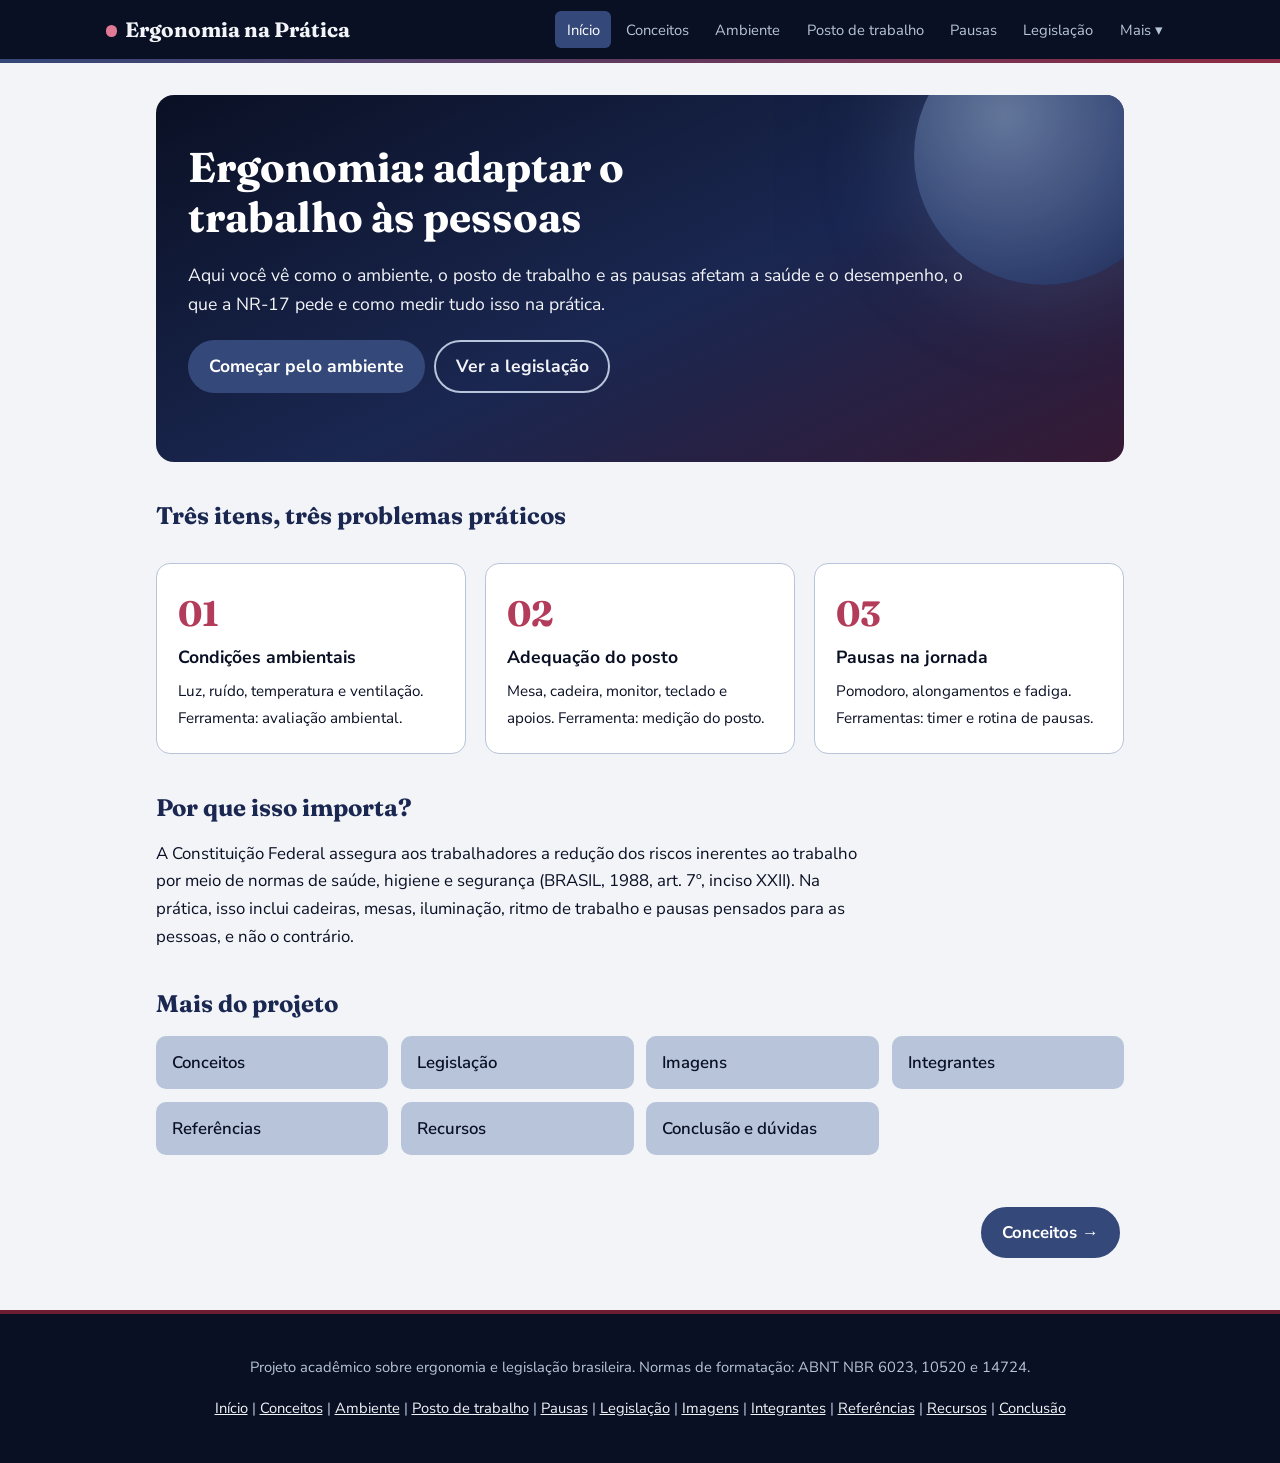
<file: ergonomianapraticaprojeto/ergonomia-site/index.html>
<!DOCTYPE html>
<html lang="pt-BR">
<head>
  <meta charset="UTF-8">
  <meta name="viewport" content="width=device-width, initial-scale=1">
  <meta name="description" content="Site acadêmico sobre ergonomia: ambiente, posto de trabalho, pausas e NR-17.">
  <title>Início | Ergonomia na Prática</title>
  <link rel="preconnect" href="https://fonts.googleapis.com">
  <link rel="preconnect" href="https://fonts.gstatic.com" crossorigin>
  <link rel="stylesheet" href="https://fonts.googleapis.com/css2?family=Fraunces:opsz,wght@9..144,600;9..144,700&family=Nunito+Sans:wght@400;600;700&display=swap">
  <link rel="stylesheet" href="css/style.css">
</head>
<body>
  <a class="pular" href="#conteudo">Ir para o conteúdo</a>
  <header class="topo">
    <div class="topo-interno">
      <a class="logo" href="index.html">Ergonomia na Prática</a>
      <button id="btn-menu" class="btn-menu" type="button" aria-expanded="false" aria-controls="menu">Menu</button>
      <nav id="menu" class="menu" aria-label="Menu principal">
        <ul>
<li><a href="index.html" class="ativo" aria-current="page">Início</a></li>
<li><a href="paginas/conceitos.html">Conceitos</a></li>
<li><a href="paginas/ambiente.html">Ambiente</a></li>
<li><a href="paginas/posto.html">Posto de trabalho</a></li>
<li><a href="paginas/pausas.html">Pausas</a></li>
<li><a href="paginas/legislacao.html">Legislação</a></li>
<li class="submenu-item"><button id="btn-mais" class="btn-mais" type="button" aria-expanded="false" aria-controls="submenu">Mais ▾</button>
<ul id="submenu" class="submenu">
<li><a href="paginas/imagens.html">Imagens</a></li>
<li><a href="paginas/integrantes.html">Integrantes</a></li>
<li><a href="paginas/referencias.html">Referências</a></li>
<li><a href="paginas/recursos.html">Recursos</a></li>
<li><a href="paginas/conclusao.html">Conclusão</a></li>
</ul></li>
        </ul>
      </nav>
    </div>
  </header>

  <main id="conteudo" class="conteudo">

    <section class="hero">
      <h1>Ergonomia: adaptar o trabalho às pessoas</h1>
      <p>Aqui você vê como o ambiente, o posto de trabalho e as pausas afetam a saúde e o desempenho, o que a NR-17 pede e como medir tudo isso na prática.</p>
      <p>
        <a class="botao" href="paginas/ambiente.html">Começar pelo ambiente</a>
        <a class="botao botao-claro" href="paginas/legislacao.html">Ver a legislação</a>
      </p>
    </section>

    <section>
      <h2>Três itens, três problemas práticos</h2>
      <ul class="itens">
        <li><a href="paginas/ambiente.html"><span class="n">01</span><strong>Condições ambientais</strong><span class="t">Luz, ruído, temperatura e ventilação. Ferramenta: avaliação ambiental.</span></a></li>
        <li><a href="paginas/posto.html"><span class="n">02</span><strong>Adequação do posto</strong><span class="t">Mesa, cadeira, monitor, teclado e apoios. Ferramenta: medição do posto.</span></a></li>
        <li><a href="paginas/pausas.html"><span class="n">03</span><strong>Pausas na jornada</strong><span class="t">Pomodoro, alongamentos e fadiga. Ferramentas: timer e rotina de pausas.</span></a></li>
      </ul>
    </section>

    <section>
      <h2>Por que isso importa?</h2>
      <p>A Constituição Federal assegura aos trabalhadores a redução dos riscos inerentes ao trabalho por meio de normas de saúde, higiene e segurança (BRASIL, 1988, art. 7º, inciso XXII). Na prática, isso inclui cadeiras, mesas, iluminação, ritmo de trabalho e pausas pensados para as pessoas, e não o contrário.</p>
    </section>

    <section>
      <h2>Mais do projeto</h2>
      <ul class="grade-links">
        <li><a href="paginas/conceitos.html">Conceitos</a></li>
        <li><a href="paginas/legislacao.html">Legislação</a></li>
        <li><a href="paginas/imagens.html">Imagens</a></li>
        <li><a href="paginas/integrantes.html">Integrantes</a></li>
        <li><a href="paginas/referencias.html">Referências</a></li>
        <li><a href="paginas/recursos.html">Recursos</a></li>
        <li><a href="paginas/conclusao.html">Conclusão e dúvidas</a></li>
      </ul>
    </section>

    <div class="pagina-nav"><span></span><a class="botao" href="paginas/conceitos.html">Conceitos →</a></div>
  </main>

  <footer class="rodape">
    <p>Projeto acadêmico sobre ergonomia e legislação brasileira. Normas de formatação: ABNT NBR 6023, 10520 e 14724.</p>
    <p class="rodape-links"><a href="index.html">Início</a> | <a href="paginas/conceitos.html">Conceitos</a> | <a href="paginas/ambiente.html">Ambiente</a> | <a href="paginas/posto.html">Posto de trabalho</a> | <a href="paginas/pausas.html">Pausas</a> | <a href="paginas/legislacao.html">Legislação</a> | <a href="paginas/imagens.html">Imagens</a> | <a href="paginas/integrantes.html">Integrantes</a> | <a href="paginas/referencias.html">Referências</a> | <a href="paginas/recursos.html">Recursos</a> | <a href="paginas/conclusao.html">Conclusão</a></p>
  </footer>
  <script src="js/script.js"></script>
</body>
</html>
</file>
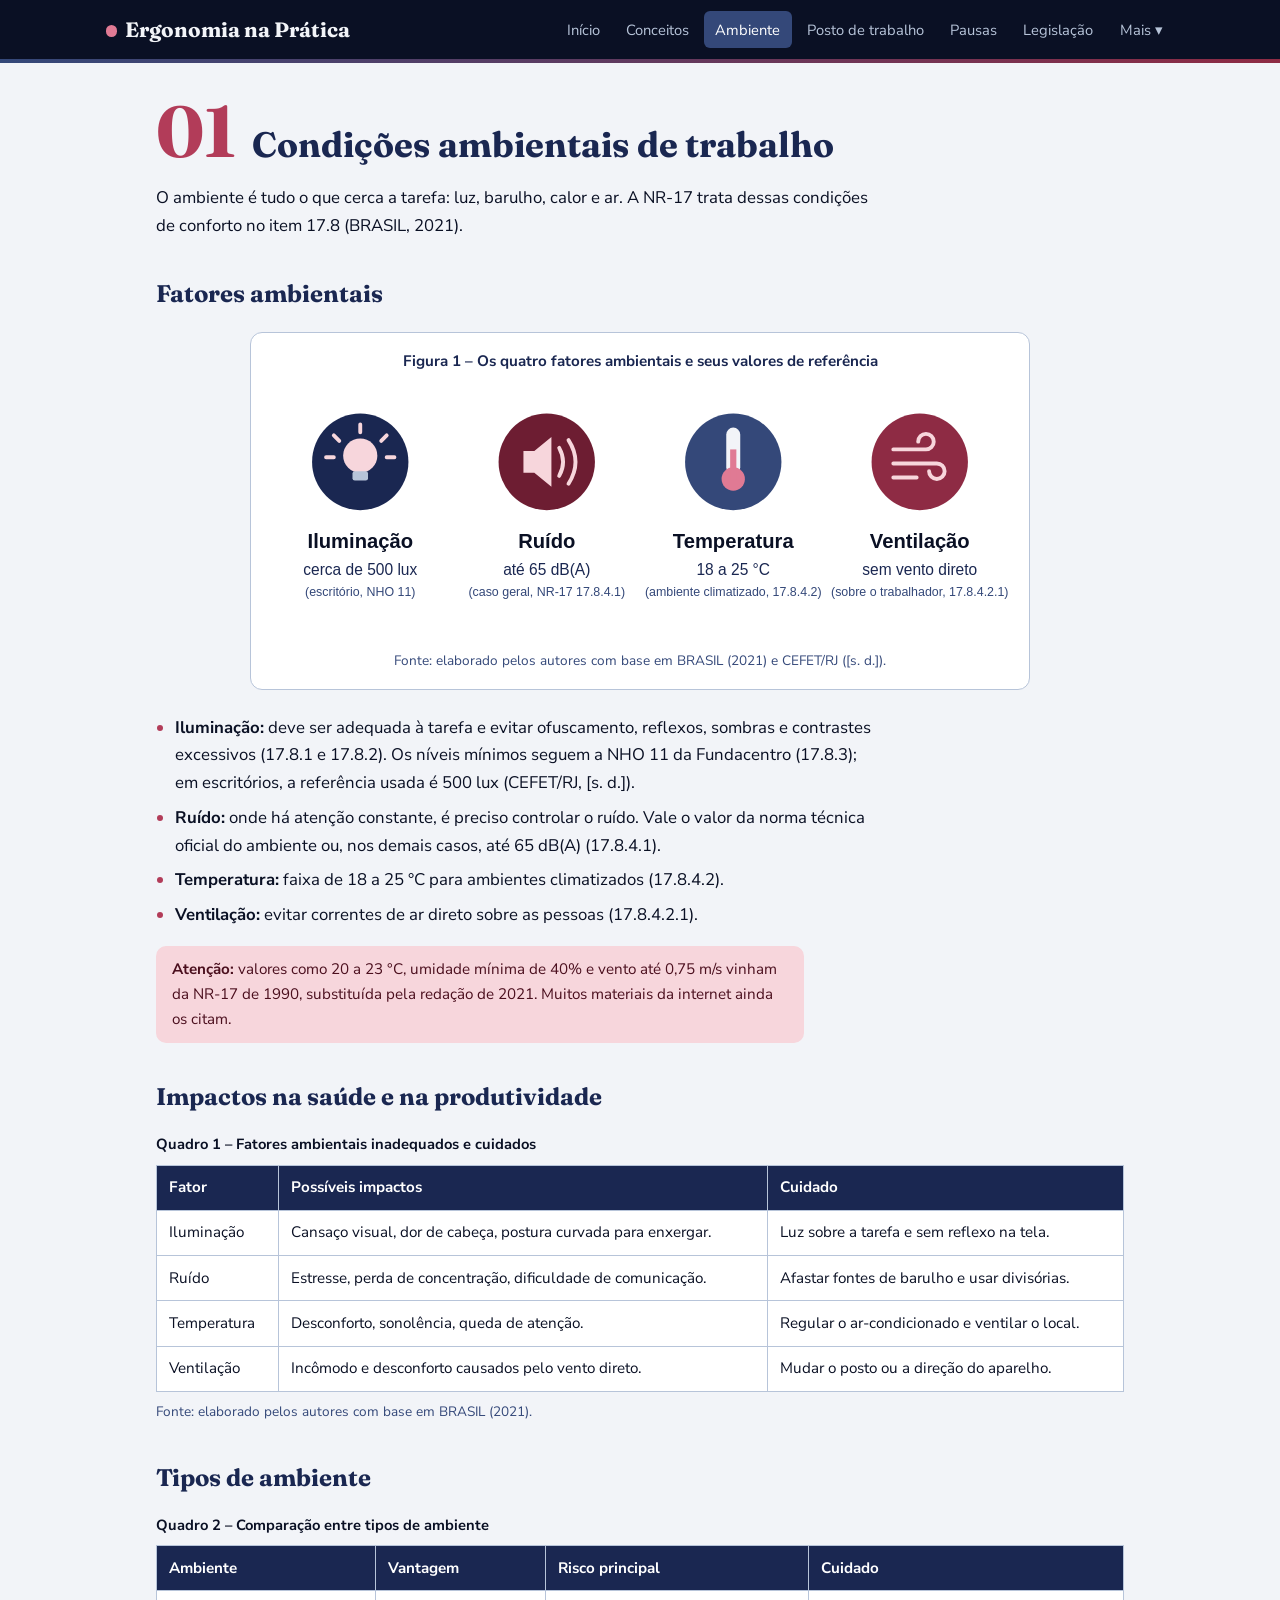
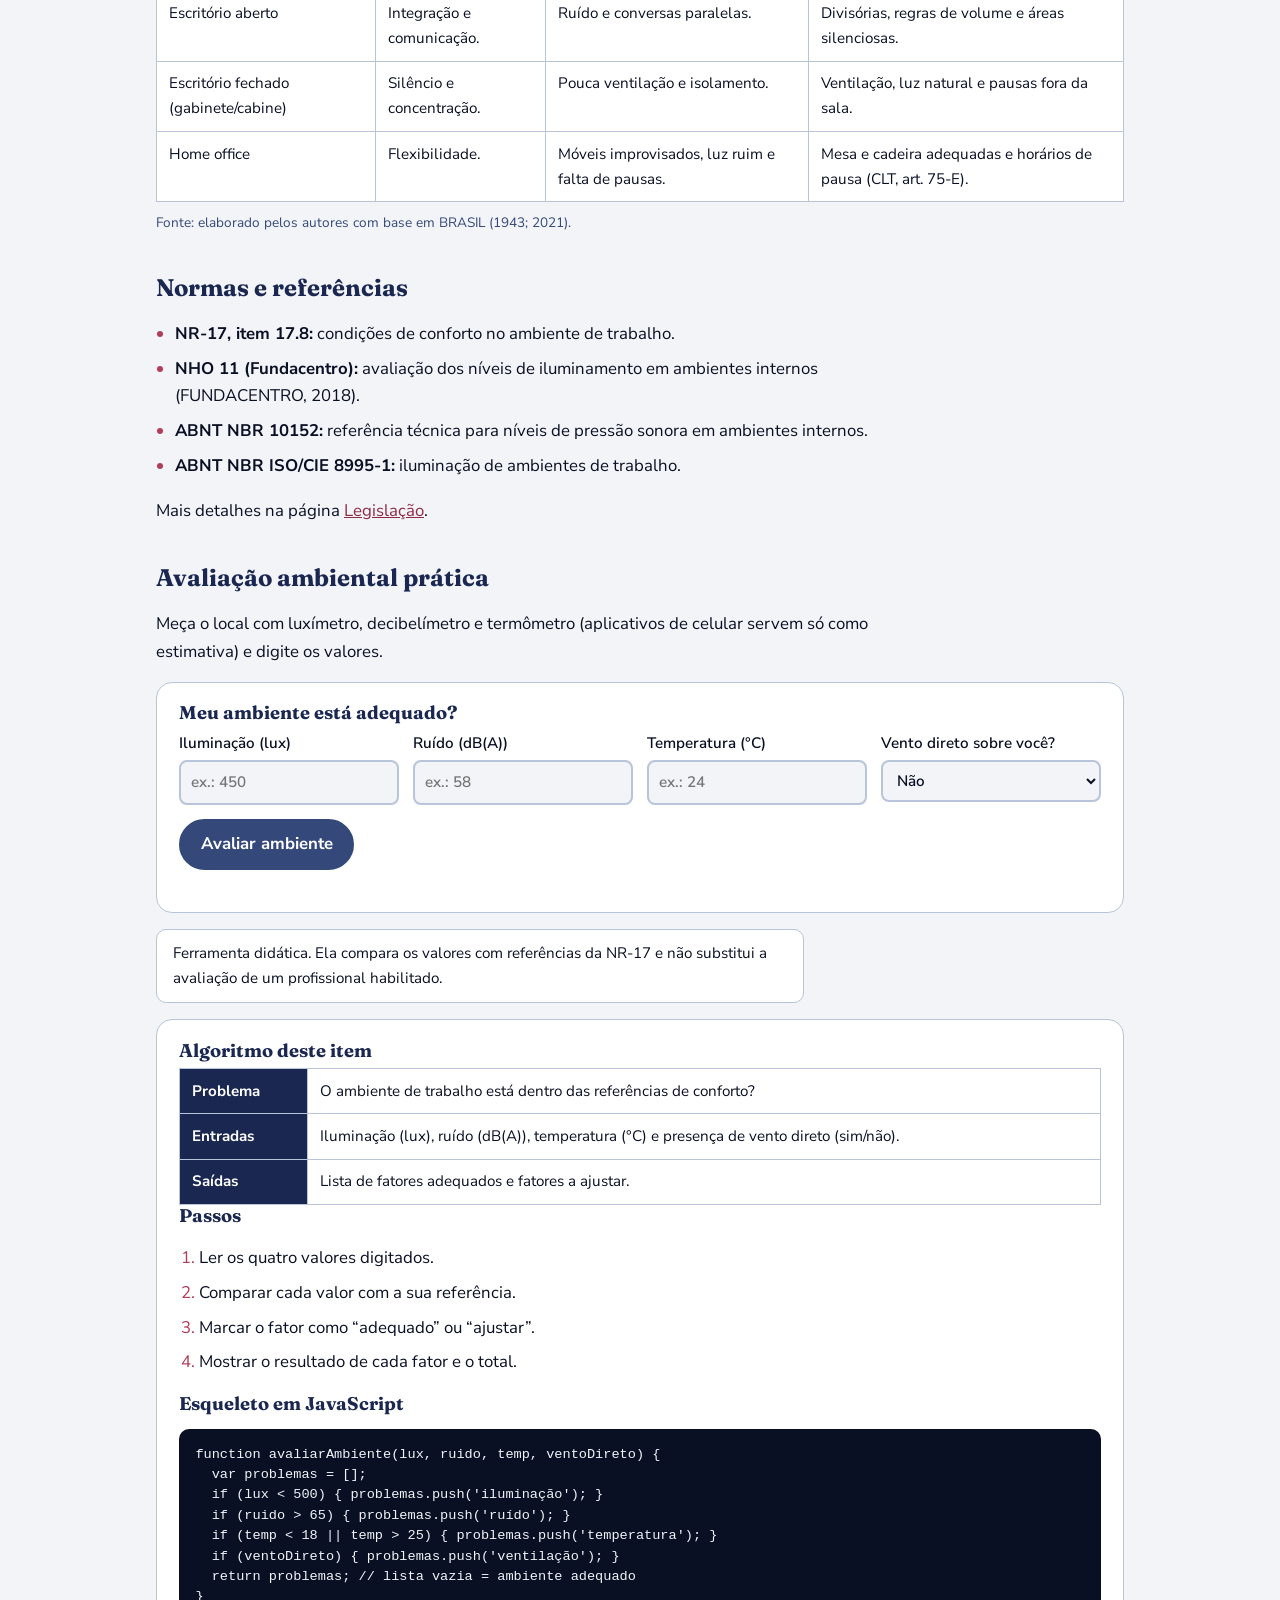
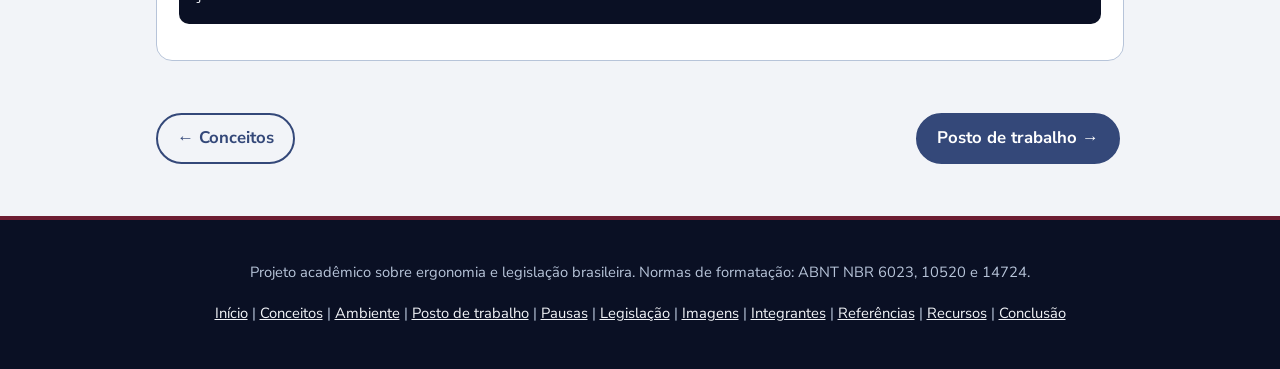
<file: ergonomianapraticaprojeto/ergonomia-site/paginas/ambiente.html>
<!DOCTYPE html>
<html lang="pt-BR">
<head>
  <meta charset="UTF-8">
  <meta name="viewport" content="width=device-width, initial-scale=1">
  <meta name="description" content="Item 1: iluminação, ruído, temperatura e ventilação, tipos de ambiente, NR-17 e avaliação prática.">
  <title>Condições ambientais | Ergonomia na Prática</title>
  <link rel="preconnect" href="https://fonts.googleapis.com">
  <link rel="preconnect" href="https://fonts.gstatic.com" crossorigin>
  <link rel="stylesheet" href="https://fonts.googleapis.com/css2?family=Fraunces:opsz,wght@9..144,600;9..144,700&family=Nunito+Sans:wght@400;600;700&display=swap">
  <link rel="stylesheet" href="../css/style.css">
</head>
<body>
  <a class="pular" href="#conteudo">Ir para o conteúdo</a>
  <header class="topo">
    <div class="topo-interno">
      <a class="logo" href="../index.html">Ergonomia na Prática</a>
      <button id="btn-menu" class="btn-menu" type="button" aria-expanded="false" aria-controls="menu">Menu</button>
      <nav id="menu" class="menu" aria-label="Menu principal">
        <ul>
<li><a href="../index.html">Início</a></li>
<li><a href="conceitos.html">Conceitos</a></li>
<li><a href="ambiente.html" class="ativo" aria-current="page">Ambiente</a></li>
<li><a href="posto.html">Posto de trabalho</a></li>
<li><a href="pausas.html">Pausas</a></li>
<li><a href="legislacao.html">Legislação</a></li>
<li class="submenu-item"><button id="btn-mais" class="btn-mais" type="button" aria-expanded="false" aria-controls="submenu">Mais ▾</button>
<ul id="submenu" class="submenu">
<li><a href="imagens.html">Imagens</a></li>
<li><a href="integrantes.html">Integrantes</a></li>
<li><a href="referencias.html">Referências</a></li>
<li><a href="recursos.html">Recursos</a></li>
<li><a href="conclusao.html">Conclusão</a></li>
</ul></li>
        </ul>
      </nav>
    </div>
  </header>

  <main id="conteudo" class="conteudo">

    <div class="capitulo"><span class="num">01</span><h1>Condições ambientais de trabalho</h1></div>
    <p>O ambiente é tudo o que cerca a tarefa: luz, barulho, calor e ar. A NR-17 trata dessas condições de conforto no item 17.8 (BRASIL, 2021).</p>

    <section>
      <h2>Fatores ambientais</h2>
      <figure class="figura"><figcaption class="legenda">Figura 1 – Os quatro fatores ambientais e seus valores de referência</figcaption><img src="../img/fatores-ambientais.svg" alt="Quatro ícones: iluminação cerca de 500 lux, ruído até 65 dB(A), temperatura de 18 a 25 graus e ventilação sem vento direto" loading="lazy"><p class="fonte">Fonte: elaborado pelos autores com base em BRASIL (2021) e CEFET/RJ ([s. d.]).</p></figure>
      <ul class="lista-destaque">
        <li><strong>Iluminação:</strong> deve ser adequada à tarefa e evitar ofuscamento, reflexos, sombras e contrastes excessivos (17.8.1 e 17.8.2). Os níveis mínimos seguem a NHO 11 da Fundacentro (17.8.3); em escritórios, a referência usada é 500 lux (CEFET/RJ, [s. d.]).</li>
        <li><strong>Ruído:</strong> onde há atenção constante, é preciso controlar o ruído. Vale o valor da norma técnica oficial do ambiente ou, nos demais casos, até 65 dB(A) (17.8.4.1).</li>
        <li><strong>Temperatura:</strong> faixa de 18 a 25 °C para ambientes climatizados (17.8.4.2).</li>
        <li><strong>Ventilação:</strong> evitar correntes de ar direto sobre as pessoas (17.8.4.2.1).</li>
      </ul>
      <p class="aviso"><strong>Atenção:</strong> valores como 20 a 23 °C, umidade mínima de 40% e vento até 0,75 m/s vinham da NR-17 de 1990, substituída pela redação de 2021. Muitos materiais da internet ainda os citam.</p>
    </section>

    <section>
      <h2>Impactos na saúde e na produtividade</h2>
      <div class="tabela-rolagem">
      <table>
        <caption>Quadro 1 – Fatores ambientais inadequados e cuidados</caption>
        <thead><tr><th>Fator</th><th>Possíveis impactos</th><th>Cuidado</th></tr></thead>
        <tbody>
          <tr><td>Iluminação</td><td>Cansaço visual, dor de cabeça, postura curvada para enxergar.</td><td>Luz sobre a tarefa e sem reflexo na tela.</td></tr>
          <tr><td>Ruído</td><td>Estresse, perda de concentração, dificuldade de comunicação.</td><td>Afastar fontes de barulho e usar divisórias.</td></tr>
          <tr><td>Temperatura</td><td>Desconforto, sonolência, queda de atenção.</td><td>Regular o ar-condicionado e ventilar o local.</td></tr>
          <tr><td>Ventilação</td><td>Incômodo e desconforto causados pelo vento direto.</td><td>Mudar o posto ou a direção do aparelho.</td></tr>
        </tbody>
      </table>
      </div>
      <p class="fonte">Fonte: elaborado pelos autores com base em BRASIL (2021).</p>
    </section>

    <section>
      <h2>Tipos de ambiente</h2>
      <div class="tabela-rolagem">
      <table>
        <caption>Quadro 2 – Comparação entre tipos de ambiente</caption>
        <thead><tr><th>Ambiente</th><th>Vantagem</th><th>Risco principal</th><th>Cuidado</th></tr></thead>
        <tbody>
          <tr><td>Escritório aberto</td><td>Integração e comunicação.</td><td>Ruído e conversas paralelas.</td><td>Divisórias, regras de volume e áreas silenciosas.</td></tr>
          <tr><td>Escritório fechado (gabinete/cabine)</td><td>Silêncio e concentração.</td><td>Pouca ventilação e isolamento.</td><td>Ventilação, luz natural e pausas fora da sala.</td></tr>
          <tr><td>Home office</td><td>Flexibilidade.</td><td>Móveis improvisados, luz ruim e falta de pausas.</td><td>Mesa e cadeira adequadas e horários de pausa (CLT, art. 75-E).</td></tr>
        </tbody>
      </table>
      </div>
      <p class="fonte">Fonte: elaborado pelos autores com base em BRASIL (1943; 2021).</p>
    </section>

    <section>
      <h2>Normas e referências</h2>
      <ul class="lista-destaque">
        <li><strong>NR-17, item 17.8:</strong> condições de conforto no ambiente de trabalho.</li>
        <li><strong>NHO 11 (Fundacentro):</strong> avaliação dos níveis de iluminamento em ambientes internos (FUNDACENTRO, 2018).</li>
        <li><strong>ABNT NBR 10152:</strong> referência técnica para níveis de pressão sonora em ambientes internos.</li>
        <li><strong>ABNT NBR ISO/CIE 8995-1:</strong> iluminação de ambientes de trabalho.</li>
      </ul>
      <p>Mais detalhes na página <a href="legislacao.html">Legislação</a>.</p>
    </section>

    <section>
      <h2>Avaliação ambiental prática</h2>
      <p>Meça o local com luxímetro, decibelímetro e termômetro (aplicativos de celular servem só como estimativa) e digite os valores.</p>
      <form id="form-ambiente" class="ferramenta">
        <h3>Meu ambiente está adequado?</h3>
        <div class="campos">
          <label for="lux">Iluminação (lux)<input id="lux" type="number" min="0" step="any" placeholder="ex.: 450"></label>
          <label for="ruido">Ruído (dB(A))<input id="ruido" type="number" min="0" step="any" placeholder="ex.: 58"></label>
          <label for="temp">Temperatura (°C)<input id="temp" type="number" step="any" placeholder="ex.: 24"></label>
          <label for="vento">Vento direto sobre você?<select id="vento"><option value="nao">Não</option><option value="sim">Sim</option></select></label>
        </div>
        <button class="btn-acao" type="submit">Avaliar ambiente</button>
        <div id="saida-ambiente" class="saida" aria-live="polite"></div>
      </form>
      <p class="nota">Ferramenta didática. Ela compara os valores com referências da NR-17 e não substitui a avaliação de um profissional habilitado.</p>
      <section class="ferramenta">
      <h3>Algoritmo deste item</h3>
      <div class="tabela-rolagem"><table>
        <tr><th>Problema</th><td>O ambiente de trabalho está dentro das referências de conforto?</td></tr>
        <tr><th>Entradas</th><td>Iluminação (lux), ruído (dB(A)), temperatura (°C) e presença de vento direto (sim/não).</td></tr>
        <tr><th>Saídas</th><td>Lista de fatores adequados e fatores a ajustar.</td></tr>
      </table></div>
      <h3>Passos</h3>
      <ol class="lista-destaque"><li>Ler os quatro valores digitados.</li><li>Comparar cada valor com a sua referência.</li><li>Marcar o fator como “adequado” ou “ajustar”.</li><li>Mostrar o resultado de cada fator e o total.</li></ol>
      <h3>Esqueleto em JavaScript</h3>
      <pre class="codigo">function avaliarAmbiente(lux, ruido, temp, ventoDireto) {
  var problemas = [];
  if (lux &lt; 500) { problemas.push('iluminação'); }
  if (ruido &gt; 65) { problemas.push('ruído'); }
  if (temp &lt; 18 || temp &gt; 25) { problemas.push('temperatura'); }
  if (ventoDireto) { problemas.push('ventilação'); }
  return problemas; // lista vazia = ambiente adequado
}</pre>
    </section>
    </section>

    <div class="pagina-nav"><a class="botao botao-claro" href="conceitos.html">← Conceitos</a><a class="botao" href="posto.html">Posto de trabalho →</a></div>
  </main>

  <footer class="rodape">
    <p>Projeto acadêmico sobre ergonomia e legislação brasileira. Normas de formatação: ABNT NBR 6023, 10520 e 14724.</p>
    <p class="rodape-links"><a href="../index.html">Início</a> | <a href="conceitos.html">Conceitos</a> | <a href="ambiente.html">Ambiente</a> | <a href="posto.html">Posto de trabalho</a> | <a href="pausas.html">Pausas</a> | <a href="legislacao.html">Legislação</a> | <a href="imagens.html">Imagens</a> | <a href="integrantes.html">Integrantes</a> | <a href="referencias.html">Referências</a> | <a href="recursos.html">Recursos</a> | <a href="conclusao.html">Conclusão</a></p>
  </footer>
  <script src="../js/script.js"></script>
</body>
</html>
</file>
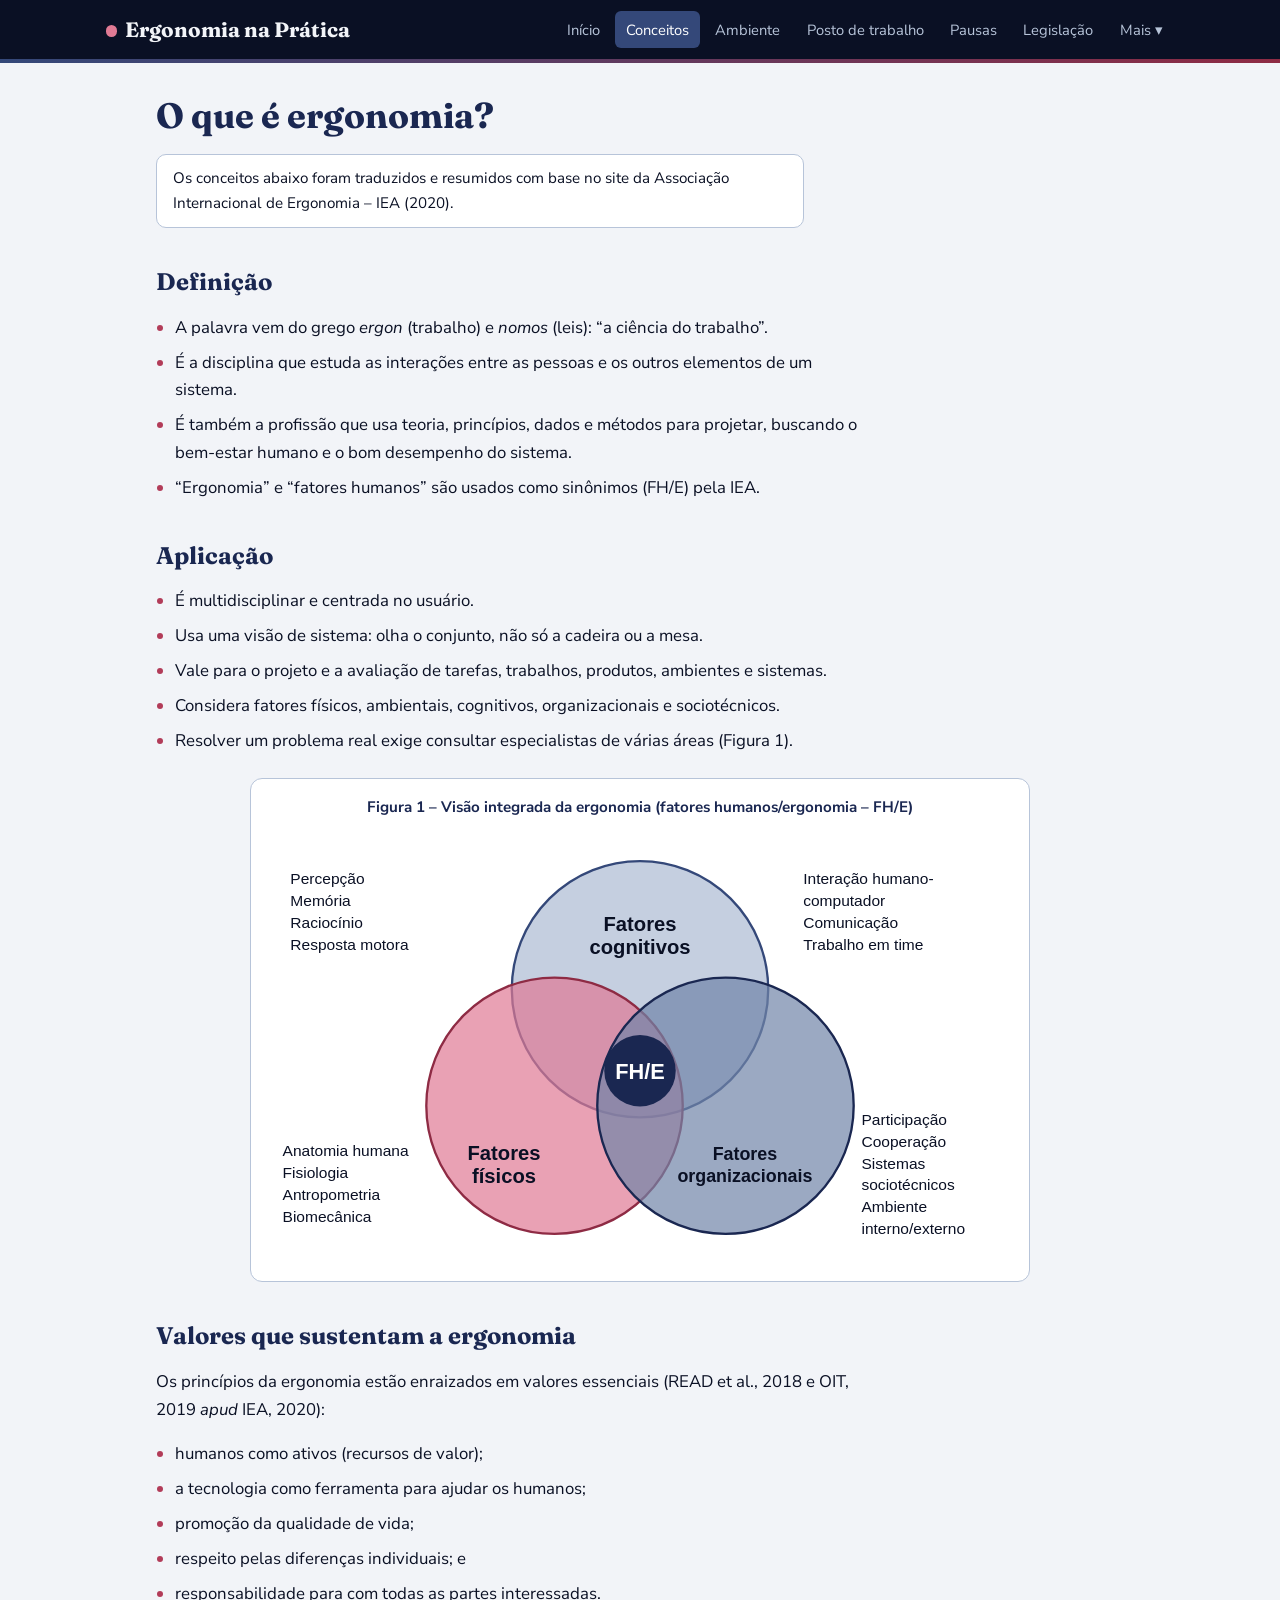
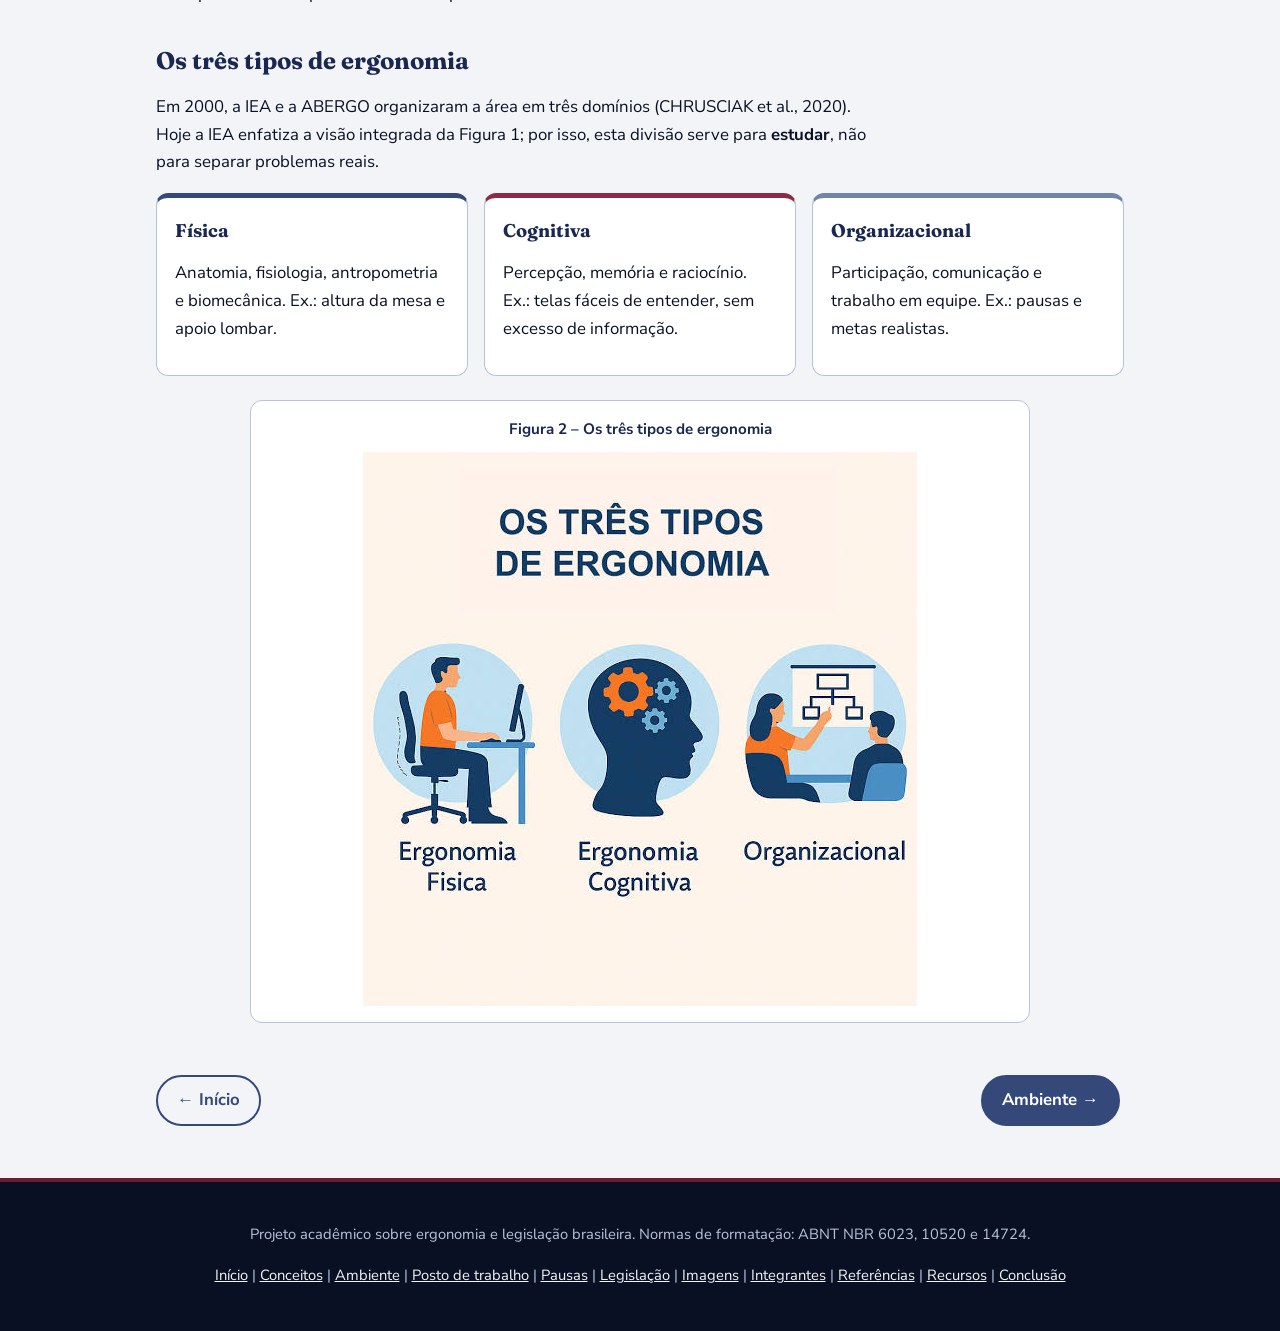
<file: ergonomianapraticaprojeto/ergonomia-site/paginas/conceitos.html>
<!DOCTYPE html>
<html lang="pt-BR">
<head>
  <meta charset="UTF-8">
  <meta name="viewport" content="width=device-width, initial-scale=1">
  <meta name="description" content="Definição de ergonomia segundo a IEA, aplicações, valores e os três tipos.">
  <title>Conceitos | Ergonomia na Prática</title>
  <link rel="preconnect" href="https://fonts.googleapis.com">
  <link rel="preconnect" href="https://fonts.gstatic.com" crossorigin>
  <link rel="stylesheet" href="https://fonts.googleapis.com/css2?family=Fraunces:opsz,wght@9..144,600;9..144,700&family=Nunito+Sans:wght@400;600;700&display=swap">
  <link rel="stylesheet" href="../css/style.css">
</head>
<body>
  <a class="pular" href="#conteudo">Ir para o conteúdo</a>
  <header class="topo">
    <div class="topo-interno">
      <a class="logo" href="../index.html">Ergonomia na Prática</a>
      <button id="btn-menu" class="btn-menu" type="button" aria-expanded="false" aria-controls="menu">Menu</button>
      <nav id="menu" class="menu" aria-label="Menu principal">
        <ul>
<li><a href="../index.html">Início</a></li>
<li><a href="conceitos.html" class="ativo" aria-current="page">Conceitos</a></li>
<li><a href="ambiente.html">Ambiente</a></li>
<li><a href="posto.html">Posto de trabalho</a></li>
<li><a href="pausas.html">Pausas</a></li>
<li><a href="legislacao.html">Legislação</a></li>
<li class="submenu-item"><button id="btn-mais" class="btn-mais" type="button" aria-expanded="false" aria-controls="submenu">Mais ▾</button>
<ul id="submenu" class="submenu">
<li><a href="imagens.html">Imagens</a></li>
<li><a href="integrantes.html">Integrantes</a></li>
<li><a href="referencias.html">Referências</a></li>
<li><a href="recursos.html">Recursos</a></li>
<li><a href="conclusao.html">Conclusão</a></li>
</ul></li>
        </ul>
      </nav>
    </div>
  </header>

  <main id="conteudo" class="conteudo">

    <h1>O que é ergonomia?</h1>
    <p class="nota">Os conceitos abaixo foram traduzidos e resumidos com base no site da Associação Internacional de Ergonomia – IEA (2020).</p>

    <section>
      <h2>Definição</h2>
      <ul class="lista-destaque">
        <li>A palavra vem do grego <em>ergon</em> (trabalho) e <em>nomos</em> (leis): “a ciência do trabalho”.</li>
        <li>É a disciplina que estuda as interações entre as pessoas e os outros elementos de um sistema.</li>
        <li>É também a profissão que usa teoria, princípios, dados e métodos para projetar, buscando o bem-estar humano e o bom desempenho do sistema.</li>
        <li>“Ergonomia” e “fatores humanos” são usados como sinônimos (FH/E) pela IEA.</li>
      </ul>
    </section>

    <section>
      <h2>Aplicação</h2>
      <ul class="lista-destaque">
        <li>É multidisciplinar e centrada no usuário.</li>
        <li>Usa uma visão de sistema: olha o conjunto, não só a cadeira ou a mesa.</li>
        <li>Vale para o projeto e a avaliação de tarefas, trabalhos, produtos, ambientes e sistemas.</li>
        <li>Considera fatores físicos, ambientais, cognitivos, organizacionais e sociotécnicos.</li>
        <li>Resolver um problema real exige consultar especialistas de várias áreas (Figura 1).</li>
      </ul>
      <figure class="figura"><figcaption class="legenda">Figura 1 – Visão integrada da ergonomia (fatores humanos/ergonomia – FH/E)</figcaption><img src="../img/diagrama-fatores-fhe.svg" alt="Diagrama com três círculos sobrepostos: fatores cognitivos, físicos e organizacionais, com FH/E ao centro" loading="lazy"></figure>
    </section>

    <section>
      <h2>Valores que sustentam a ergonomia</h2>
      <p>Os princípios da ergonomia estão enraizados em valores essenciais (READ et al., 2018 e OIT, 2019 <em>apud</em> IEA, 2020):</p>
      <ul class="lista-destaque">
        <li>humanos como ativos (recursos de valor);</li>
        <li>a tecnologia como ferramenta para ajudar os humanos;</li>
        <li>promoção da qualidade de vida;</li>
        <li>respeito pelas diferenças individuais; e</li>
        <li>responsabilidade para com todas as partes interessadas.</li>
      </ul>
    </section>

    <section>
      <h2>Os três tipos de ergonomia</h2>
      <p>Em 2000, a IEA e a ABERGO organizaram a área em três domínios (CHRUSCIAK et al., 2020). Hoje a IEA enfatiza a visão integrada da Figura 1; por isso, esta divisão serve para <strong>estudar</strong>, não para separar problemas reais.</p>
      <div class="tres-colunas">
        <article class="bloco"><h3>Física</h3><p>Anatomia, fisiologia, antropometria e biomecânica. Ex.: altura da mesa e apoio lombar.</p></article>
        <article class="bloco"><h3>Cognitiva</h3><p>Percepção, memória e raciocínio. Ex.: telas fáceis de entender, sem excesso de informação.</p></article>
        <article class="bloco"><h3>Organizacional</h3><p>Participação, comunicação e trabalho em equipe. Ex.: pausas e metas realistas.</p></article>
      </div>
      <figure class="figura"><figcaption class="legenda">Figura 2 – Os três tipos de ergonomia</figcaption><img src="../img/tres-tipos-ergonomia.png" alt="Três ilustrações: ergonomia física, ergonomia cognitiva e ergonomia organizacional" loading="lazy"></figure>
    </section>

    <div class="pagina-nav"><a class="botao botao-claro" href="../index.html">← Início</a><a class="botao" href="ambiente.html">Ambiente →</a></div>
  </main>

  <footer class="rodape">
    <p>Projeto acadêmico sobre ergonomia e legislação brasileira. Normas de formatação: ABNT NBR 6023, 10520 e 14724.</p>
    <p class="rodape-links"><a href="../index.html">Início</a> | <a href="conceitos.html">Conceitos</a> | <a href="ambiente.html">Ambiente</a> | <a href="posto.html">Posto de trabalho</a> | <a href="pausas.html">Pausas</a> | <a href="legislacao.html">Legislação</a> | <a href="imagens.html">Imagens</a> | <a href="integrantes.html">Integrantes</a> | <a href="referencias.html">Referências</a> | <a href="recursos.html">Recursos</a> | <a href="conclusao.html">Conclusão</a></p>
  </footer>
  <script src="../js/script.js"></script>
</body>
</html>
</file>
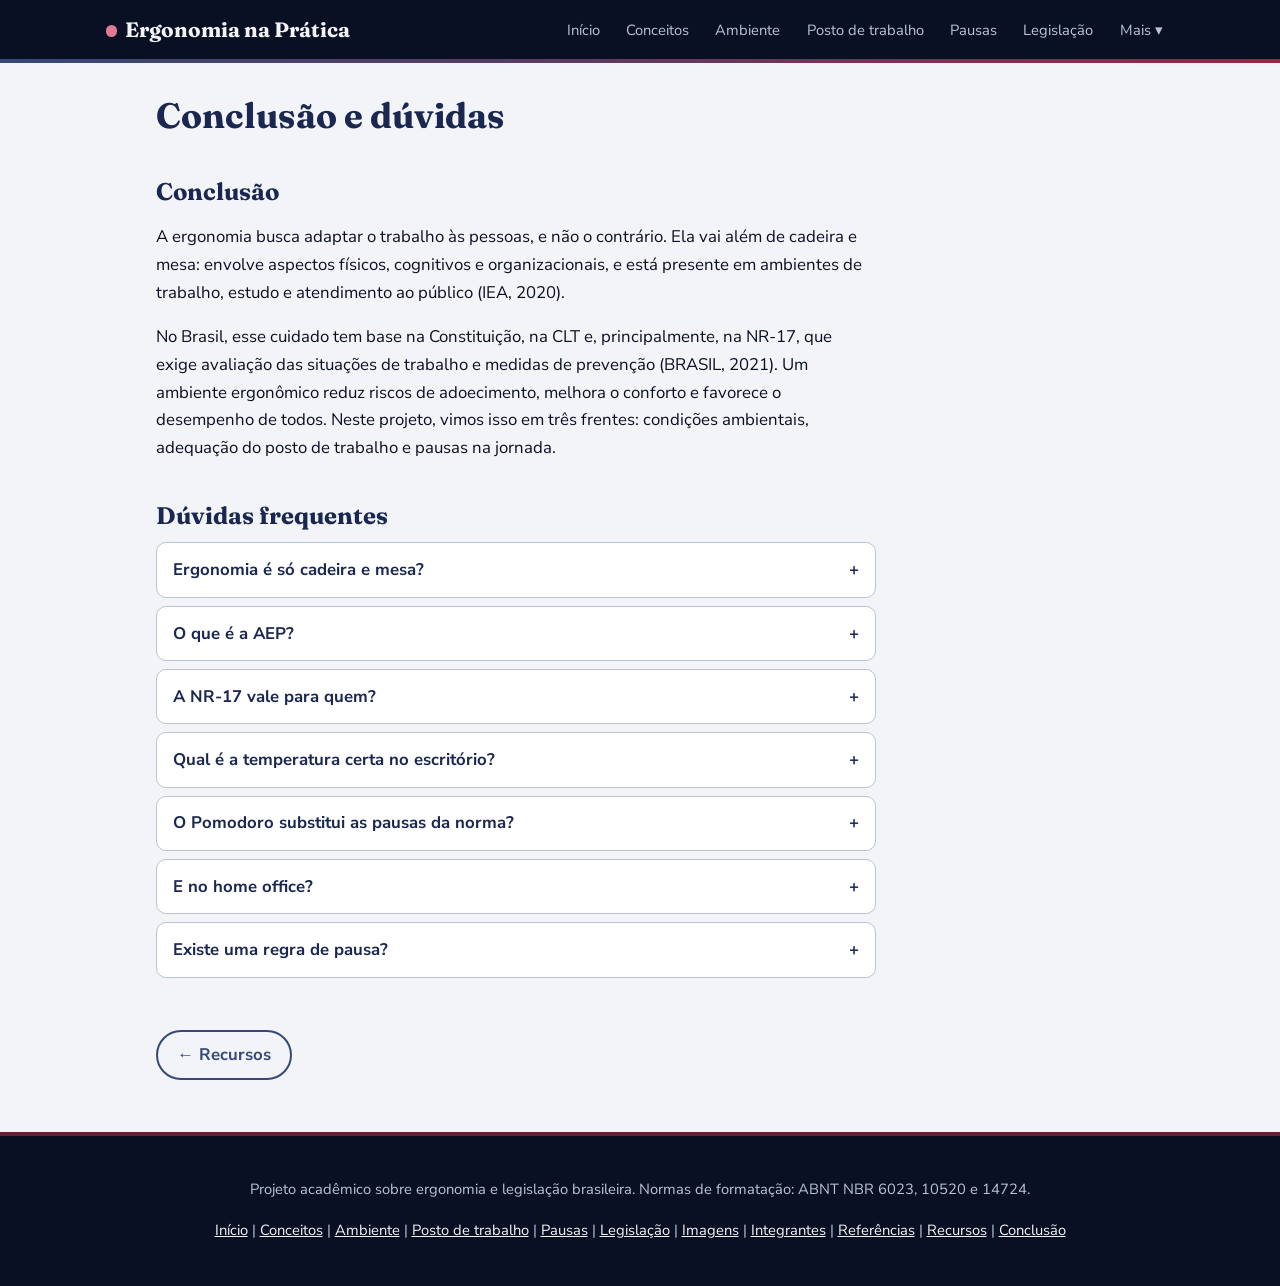
<file: ergonomianapraticaprojeto/ergonomia-site/paginas/conclusao.html>
<!DOCTYPE html>
<html lang="pt-BR">
<head>
  <meta charset="UTF-8">
  <meta name="viewport" content="width=device-width, initial-scale=1">
  <meta name="description" content="Conclusão do trabalho e perguntas frequentes sobre ergonomia.">
  <title>Conclusão | Ergonomia na Prática</title>
  <link rel="preconnect" href="https://fonts.googleapis.com">
  <link rel="preconnect" href="https://fonts.gstatic.com" crossorigin>
  <link rel="stylesheet" href="https://fonts.googleapis.com/css2?family=Fraunces:opsz,wght@9..144,600;9..144,700&family=Nunito+Sans:wght@400;600;700&display=swap">
  <link rel="stylesheet" href="../css/style.css">
</head>
<body>
  <a class="pular" href="#conteudo">Ir para o conteúdo</a>
  <header class="topo">
    <div class="topo-interno">
      <a class="logo" href="../index.html">Ergonomia na Prática</a>
      <button id="btn-menu" class="btn-menu" type="button" aria-expanded="false" aria-controls="menu">Menu</button>
      <nav id="menu" class="menu" aria-label="Menu principal">
        <ul>
<li><a href="../index.html">Início</a></li>
<li><a href="conceitos.html">Conceitos</a></li>
<li><a href="ambiente.html">Ambiente</a></li>
<li><a href="posto.html">Posto de trabalho</a></li>
<li><a href="pausas.html">Pausas</a></li>
<li><a href="legislacao.html">Legislação</a></li>
<li class="submenu-item"><button id="btn-mais" class="btn-mais" type="button" aria-expanded="false" aria-controls="submenu">Mais ▾</button>
<ul id="submenu" class="submenu">
<li><a href="imagens.html">Imagens</a></li>
<li><a href="integrantes.html">Integrantes</a></li>
<li><a href="referencias.html">Referências</a></li>
<li><a href="recursos.html">Recursos</a></li>
<li><a href="conclusao.html" class="ativo" aria-current="page">Conclusão</a></li>
</ul></li>
        </ul>
      </nav>
    </div>
  </header>

  <main id="conteudo" class="conteudo">


    <h1>Conclusão e dúvidas</h1>
    <section>
      <h2>Conclusão</h2>
      <p>A ergonomia busca adaptar o trabalho às pessoas, e não o contrário. Ela vai além de cadeira e mesa:
      envolve aspectos físicos, cognitivos e organizacionais, e está presente em ambientes de trabalho,
      estudo e atendimento ao público (IEA, 2020).</p>
      <p>No Brasil, esse cuidado tem base na Constituição, na CLT e, principalmente, na NR-17, que exige
      avaliação das situações de trabalho e medidas de prevenção (BRASIL, 2021). Um ambiente ergonômico reduz
      riscos de adoecimento, melhora o conforto e favorece o desempenho de todos. Neste projeto, vimos isso em três frentes: condições ambientais, adequação do posto de trabalho e pausas na jornada.</p>
    </section>

    <section>
      <h2>Dúvidas frequentes</h2>
      <div class="faq">
        <div class="faq-item">
          <button class="faq-pergunta" type="button" aria-expanded="false">Ergonomia é só cadeira e mesa?</button>
          <div class="faq-resposta" hidden>Não. Ela também considera iluminação, ruído, ritmo de trabalho, pausas, comunicação e a clareza de telas e instruções.</div>
        </div>
        <div class="faq-item">
          <button class="faq-pergunta" type="button" aria-expanded="false">O que é a AEP?</button>
          <div class="faq-resposta" hidden>É a avaliação ergonômica preliminar prevista na NR-17. A organização deve avaliar as situações de trabalho e implementar as medidas de prevenção necessárias.</div>
        </div>
        <div class="faq-item">
          <button class="faq-pergunta" type="button" aria-expanded="false">A NR-17 vale para quem?</button>
          <div class="faq-resposta" hidden>Vale para organizações com trabalhadores regidos pela CLT, conforme o campo de aplicação da norma (item 17.2). Para casos específicos, consulte o texto oficial.</div>
        </div>
        <div class="faq-item">
          <button class="faq-pergunta" type="button" aria-expanded="false">Qual é a temperatura certa no escritório?</button>
          <div class="faq-resposta" hidden>Para ambientes climatizados, a NR-17 atual (item 17.8.4.2) indica a faixa de 18 a 25 °C. A faixa de 20 a 23 °C aparece em materiais antigos, da versão de 1990 da norma.</div>
        </div>
        <div class="faq-item">
          <button class="faq-pergunta" type="button" aria-expanded="false">O Pomodoro substitui as pausas da norma?</button>
          <div class="faq-resposta" hidden>Não. O Pomodoro é um método de organização do tempo. As pausas exigidas seguem a NR-17 (item 17.4.3) e, em teleatendimento, o Anexo II. Use a técnica como apoio.</div>
        </div>
        <div class="faq-item">
          <button class="faq-pergunta" type="button" aria-expanded="false">E no home office?</button>
          <div class="faq-resposta" hidden>Os princípios de postura e pausas valem do mesmo jeito. A CLT (art. 75-E) prevê que o empregador instrua os empregados em teletrabalho sobre como evitar doenças e acidentes.</div>
        </div>
        <div class="faq-item">
          <button class="faq-pergunta" type="button" aria-expanded="false">Existe uma regra de pausa?</button>
          <div class="faq-resposta" hidden>A NR-17 pede medidas de prevenção que incluam duas ou mais alternativas, como pausas contadas como tempo de trabalho. A CLT (art. 72) prevê 10 minutos de descanso a cada 90 minutos em serviços de mecanografia, e o TST (Súmula 346) aplica isso a digitadores.</div>
        </div>
      </div>
    </section>

    <div class="pagina-nav"><a class="botao botao-claro" href="recursos.html">← Recursos</a></div>
  
  </main>

  <footer class="rodape">
    <p>Projeto acadêmico sobre ergonomia e legislação brasileira. Normas de formatação: ABNT NBR 6023, 10520 e 14724.</p>
    <p class="rodape-links"><a href="../index.html">Início</a> | <a href="conceitos.html">Conceitos</a> | <a href="ambiente.html">Ambiente</a> | <a href="posto.html">Posto de trabalho</a> | <a href="pausas.html">Pausas</a> | <a href="legislacao.html">Legislação</a> | <a href="imagens.html">Imagens</a> | <a href="integrantes.html">Integrantes</a> | <a href="referencias.html">Referências</a> | <a href="recursos.html">Recursos</a> | <a href="conclusao.html">Conclusão</a></p>
  </footer>
  <script src="../js/script.js"></script>
</body>
</html>
</file>
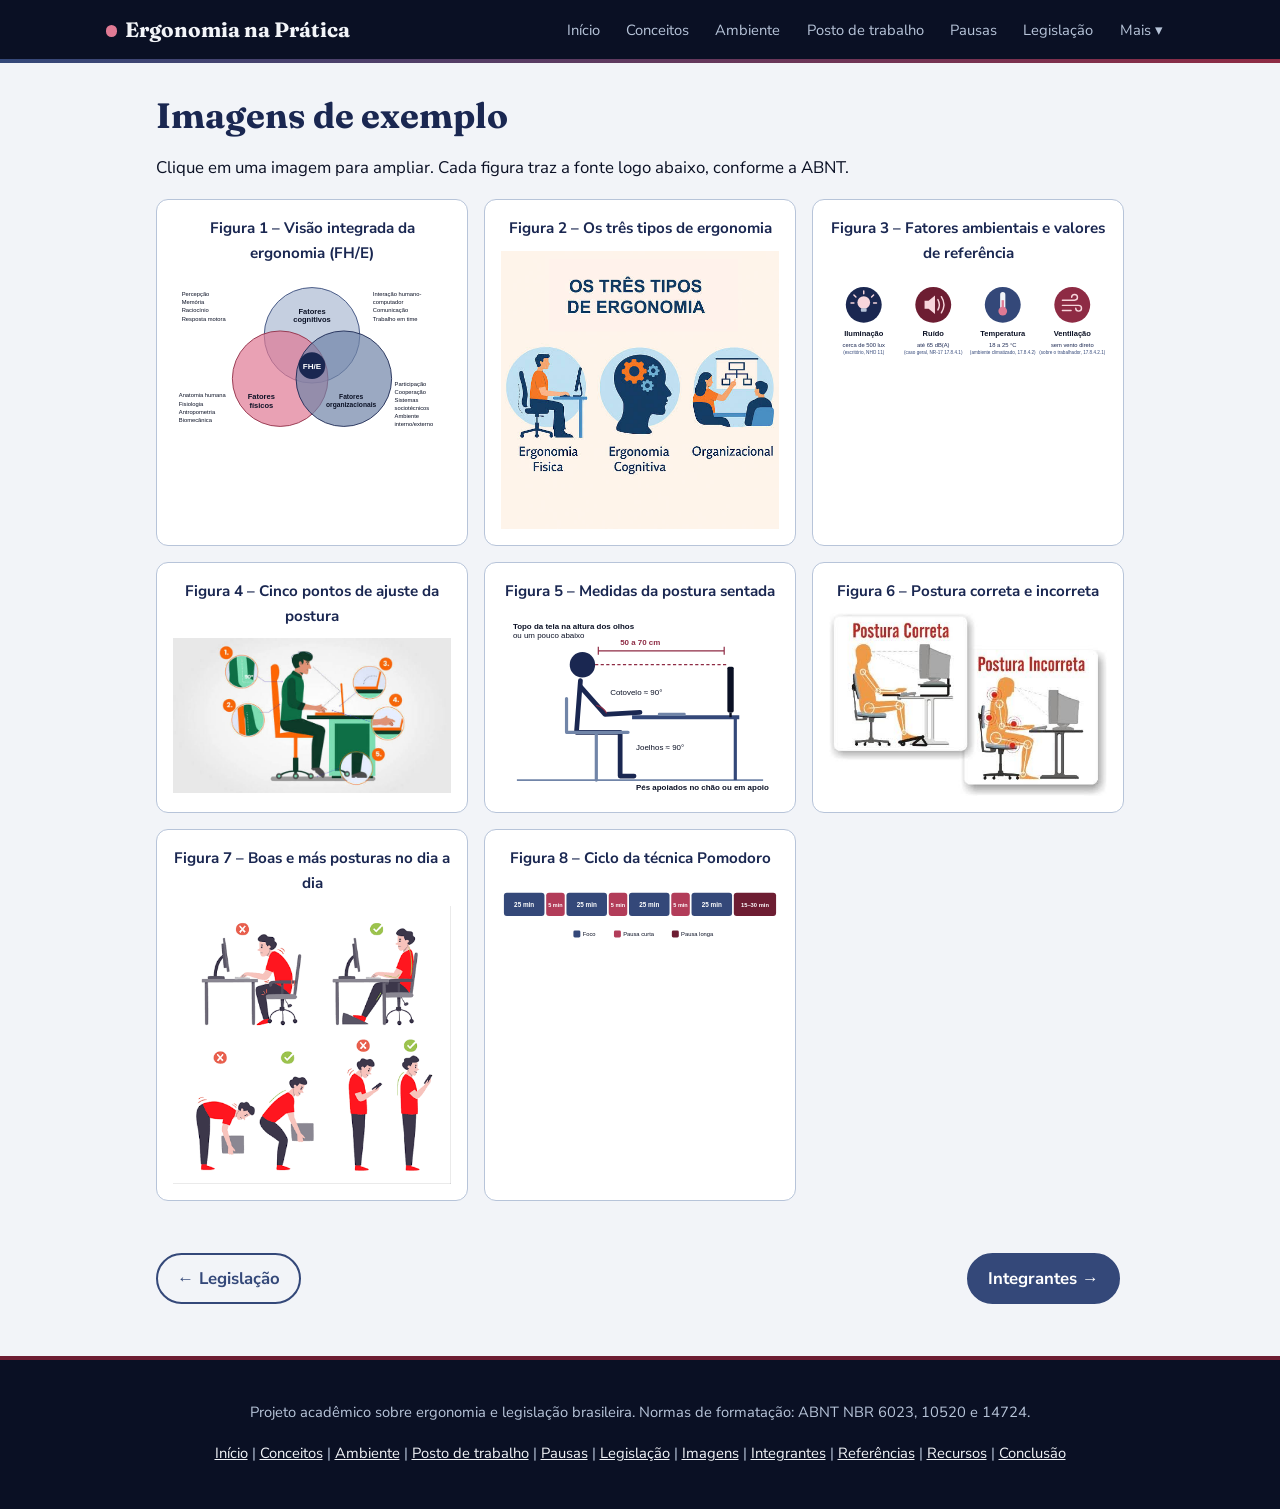
<file: ergonomianapraticaprojeto/ergonomia-site/paginas/imagens.html>
<!DOCTYPE html>
<html lang="pt-BR">
<head>
  <meta charset="UTF-8">
  <meta name="viewport" content="width=device-width, initial-scale=1">
  <meta name="description" content="Galeria de ilustrações e imagens de exemplo sobre ergonomia.">
  <title>Imagens | Ergonomia na Prática</title>
  <link rel="preconnect" href="https://fonts.googleapis.com">
  <link rel="preconnect" href="https://fonts.gstatic.com" crossorigin>
  <link rel="stylesheet" href="https://fonts.googleapis.com/css2?family=Fraunces:opsz,wght@9..144,600;9..144,700&family=Nunito+Sans:wght@400;600;700&display=swap">
  <link rel="stylesheet" href="../css/style.css">
</head>
<body>
  <a class="pular" href="#conteudo">Ir para o conteúdo</a>
  <header class="topo">
    <div class="topo-interno">
      <a class="logo" href="../index.html">Ergonomia na Prática</a>
      <button id="btn-menu" class="btn-menu" type="button" aria-expanded="false" aria-controls="menu">Menu</button>
      <nav id="menu" class="menu" aria-label="Menu principal">
        <ul>
<li><a href="../index.html">Início</a></li>
<li><a href="conceitos.html">Conceitos</a></li>
<li><a href="ambiente.html">Ambiente</a></li>
<li><a href="posto.html">Posto de trabalho</a></li>
<li><a href="pausas.html">Pausas</a></li>
<li><a href="legislacao.html">Legislação</a></li>
<li class="submenu-item"><button id="btn-mais" class="btn-mais" type="button" aria-expanded="false" aria-controls="submenu">Mais ▾</button>
<ul id="submenu" class="submenu">
<li><a href="imagens.html" class="ativo" aria-current="page">Imagens</a></li>
<li><a href="integrantes.html">Integrantes</a></li>
<li><a href="referencias.html">Referências</a></li>
<li><a href="recursos.html">Recursos</a></li>
<li><a href="conclusao.html">Conclusão</a></li>
</ul></li>
        </ul>
      </nav>
    </div>
  </header>

  <main id="conteudo" class="conteudo">

    <h1>Imagens de exemplo</h1>
    <p>Clique em uma imagem para ampliar. Cada figura traz a fonte logo abaixo, conforme a ABNT.</p>
    <div class="galeria">
      <figure class="figura"><figcaption class="legenda">Figura 1 – Visão integrada da ergonomia (FH/E)</figcaption><img src="../img/diagrama-fatores-fhe.svg" alt="Diagrama de fatores cognitivos, físicos e organizacionais" loading="lazy"></figure>
      <figure class="figura"><figcaption class="legenda">Figura 2 – Os três tipos de ergonomia</figcaption><img src="../img/tres-tipos-ergonomia.png" alt="Ergonomia física, cognitiva e organizacional" loading="lazy"></figure>
      <figure class="figura"><figcaption class="legenda">Figura 3 – Fatores ambientais e valores de referência</figcaption><img src="../img/fatores-ambientais.svg" alt="Iluminação, ruído, temperatura e ventilação" loading="lazy"></figure>
      <figure class="figura"><figcaption class="legenda">Figura 4 – Cinco pontos de ajuste da postura</figcaption><img src="../img/postura-5-pontos.png" alt="Pessoa sentada ao computador com cinco pontos numerados" loading="lazy"></figure>
      <figure class="figura"><figcaption class="legenda">Figura 5 – Medidas da postura sentada</figcaption><img src="../img/monitor-distancia.svg" alt="Vista lateral com distância da tela e ângulos" loading="lazy"></figure>
      <figure class="figura"><figcaption class="legenda">Figura 6 – Postura correta e incorreta</figcaption><img src="../img/postura-correta-incorreta.png" alt="Comparação entre postura correta e incorreta ao computador" loading="lazy"></figure>
      <figure class="figura"><figcaption class="legenda">Figura 7 – Boas e más posturas no dia a dia</figcaption><img src="../img/boas-posturas.png" alt="Cenas de errado e certo ao sentar, levantar peso e usar o celular" loading="lazy"></figure>
      <figure class="figura"><figcaption class="legenda">Figura 8 – Ciclo da técnica Pomodoro</figcaption><img src="../img/ciclo-pomodoro.svg" alt="Foco de 25 minutos, pausas de 5 minutos e pausa longa" loading="lazy"></figure>
    </div>

    <div class="pagina-nav"><a class="botao botao-claro" href="legislacao.html">← Legislação</a><a class="botao" href="integrantes.html">Integrantes →</a></div>
  </main>

  <footer class="rodape">
    <p>Projeto acadêmico sobre ergonomia e legislação brasileira. Normas de formatação: ABNT NBR 6023, 10520 e 14724.</p>
    <p class="rodape-links"><a href="../index.html">Início</a> | <a href="conceitos.html">Conceitos</a> | <a href="ambiente.html">Ambiente</a> | <a href="posto.html">Posto de trabalho</a> | <a href="pausas.html">Pausas</a> | <a href="legislacao.html">Legislação</a> | <a href="imagens.html">Imagens</a> | <a href="integrantes.html">Integrantes</a> | <a href="referencias.html">Referências</a> | <a href="recursos.html">Recursos</a> | <a href="conclusao.html">Conclusão</a></p>
  </footer>
  <script src="../js/script.js"></script>
</body>
</html>
</file>
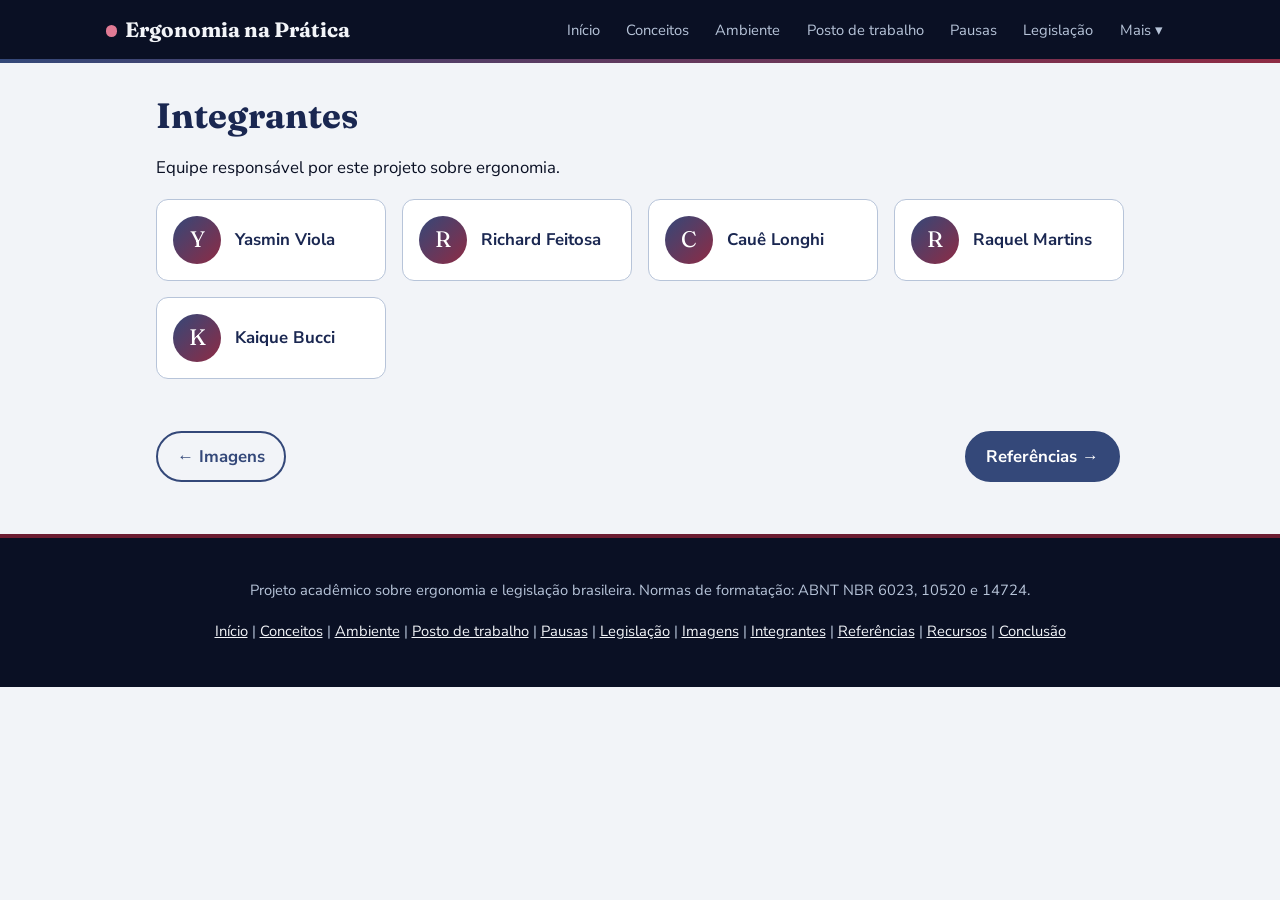
<file: ergonomianapraticaprojeto/ergonomia-site/paginas/integrantes.html>
<!DOCTYPE html>
<html lang="pt-BR">
<head>
  <meta charset="UTF-8">
  <meta name="viewport" content="width=device-width, initial-scale=1">
  <meta name="description" content="Equipe responsável pelo projeto sobre ergonomia.">
  <title>Integrantes | Ergonomia na Prática</title>
  <link rel="preconnect" href="https://fonts.googleapis.com">
  <link rel="preconnect" href="https://fonts.gstatic.com" crossorigin>
  <link rel="stylesheet" href="https://fonts.googleapis.com/css2?family=Fraunces:opsz,wght@9..144,600;9..144,700&family=Nunito+Sans:wght@400;600;700&display=swap">
  <link rel="stylesheet" href="../css/style.css">
</head>
<body>
  <a class="pular" href="#conteudo">Ir para o conteúdo</a>
  <header class="topo">
    <div class="topo-interno">
      <a class="logo" href="../index.html">Ergonomia na Prática</a>
      <button id="btn-menu" class="btn-menu" type="button" aria-expanded="false" aria-controls="menu">Menu</button>
      <nav id="menu" class="menu" aria-label="Menu principal">
        <ul>
<li><a href="../index.html">Início</a></li>
<li><a href="conceitos.html">Conceitos</a></li>
<li><a href="ambiente.html">Ambiente</a></li>
<li><a href="posto.html">Posto de trabalho</a></li>
<li><a href="pausas.html">Pausas</a></li>
<li><a href="legislacao.html">Legislação</a></li>
<li class="submenu-item"><button id="btn-mais" class="btn-mais" type="button" aria-expanded="false" aria-controls="submenu">Mais ▾</button>
<ul id="submenu" class="submenu">
<li><a href="imagens.html">Imagens</a></li>
<li><a href="integrantes.html" class="ativo" aria-current="page">Integrantes</a></li>
<li><a href="referencias.html">Referências</a></li>
<li><a href="recursos.html">Recursos</a></li>
<li><a href="conclusao.html">Conclusão</a></li>
</ul></li>
        </ul>
      </nav>
    </div>
  </header>

  <main id="conteudo" class="conteudo">


    <h1>Integrantes</h1>
    <p>Equipe responsável por este projeto sobre ergonomia.</p>
    <ul class="lista-integrantes">
<li class="integrante"><span class="inicial" aria-hidden="true">Y</span><span class="nome">Yasmin Viola</span></li>
<li class="integrante"><span class="inicial" aria-hidden="true">R</span><span class="nome">Richard Feitosa</span></li>
<li class="integrante"><span class="inicial" aria-hidden="true">C</span><span class="nome">Cauê Longhi</span></li>
<li class="integrante"><span class="inicial" aria-hidden="true">R</span><span class="nome">Raquel Martins</span></li>
<li class="integrante"><span class="inicial" aria-hidden="true">K</span><span class="nome">Kaique Bucci</span></li>
    </ul>
    

    <div class="pagina-nav"><a class="botao botao-claro" href="imagens.html">← Imagens</a><a class="botao" href="referencias.html">Referências →</a></div>
  
  </main>

  <footer class="rodape">
    <p>Projeto acadêmico sobre ergonomia e legislação brasileira. Normas de formatação: ABNT NBR 6023, 10520 e 14724.</p>
    <p class="rodape-links"><a href="../index.html">Início</a> | <a href="conceitos.html">Conceitos</a> | <a href="ambiente.html">Ambiente</a> | <a href="posto.html">Posto de trabalho</a> | <a href="pausas.html">Pausas</a> | <a href="legislacao.html">Legislação</a> | <a href="imagens.html">Imagens</a> | <a href="integrantes.html">Integrantes</a> | <a href="referencias.html">Referências</a> | <a href="recursos.html">Recursos</a> | <a href="conclusao.html">Conclusão</a></p>
  </footer>
  <script src="../js/script.js"></script>
</body>
</html>
</file>
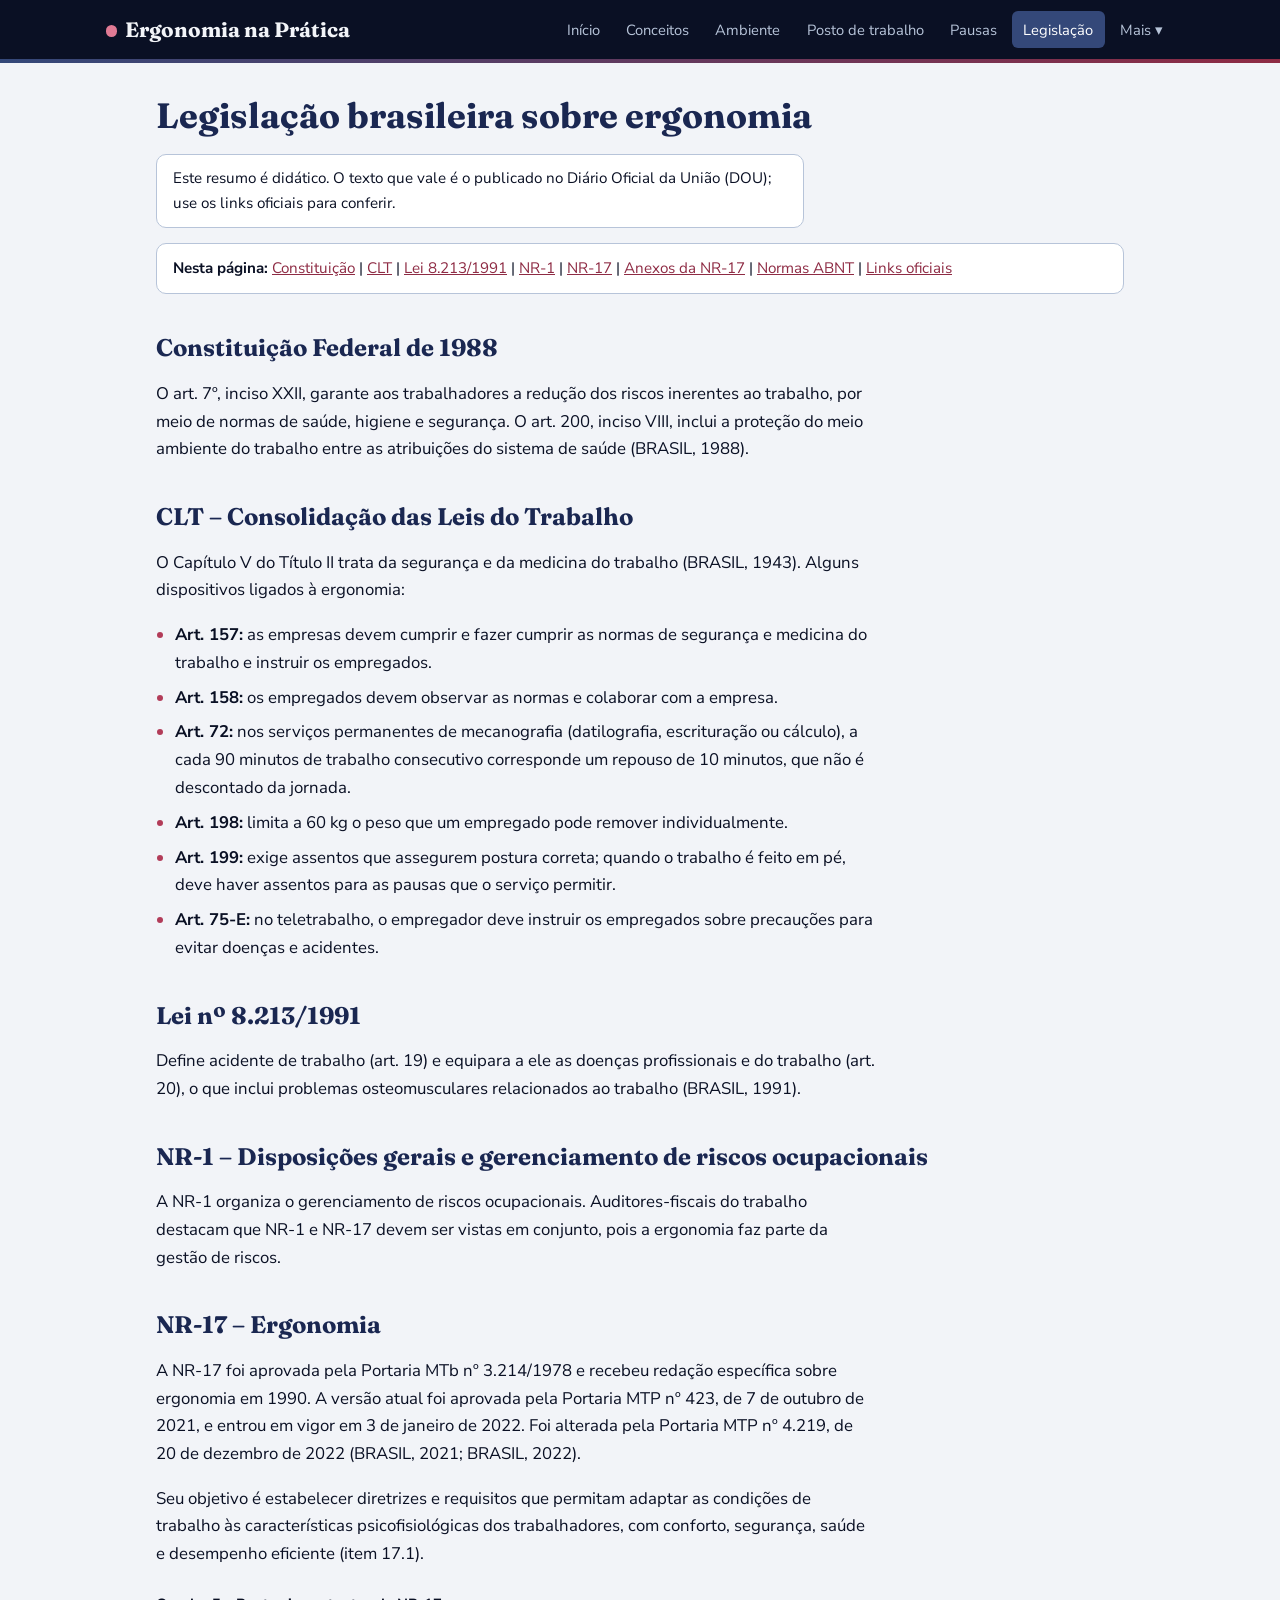
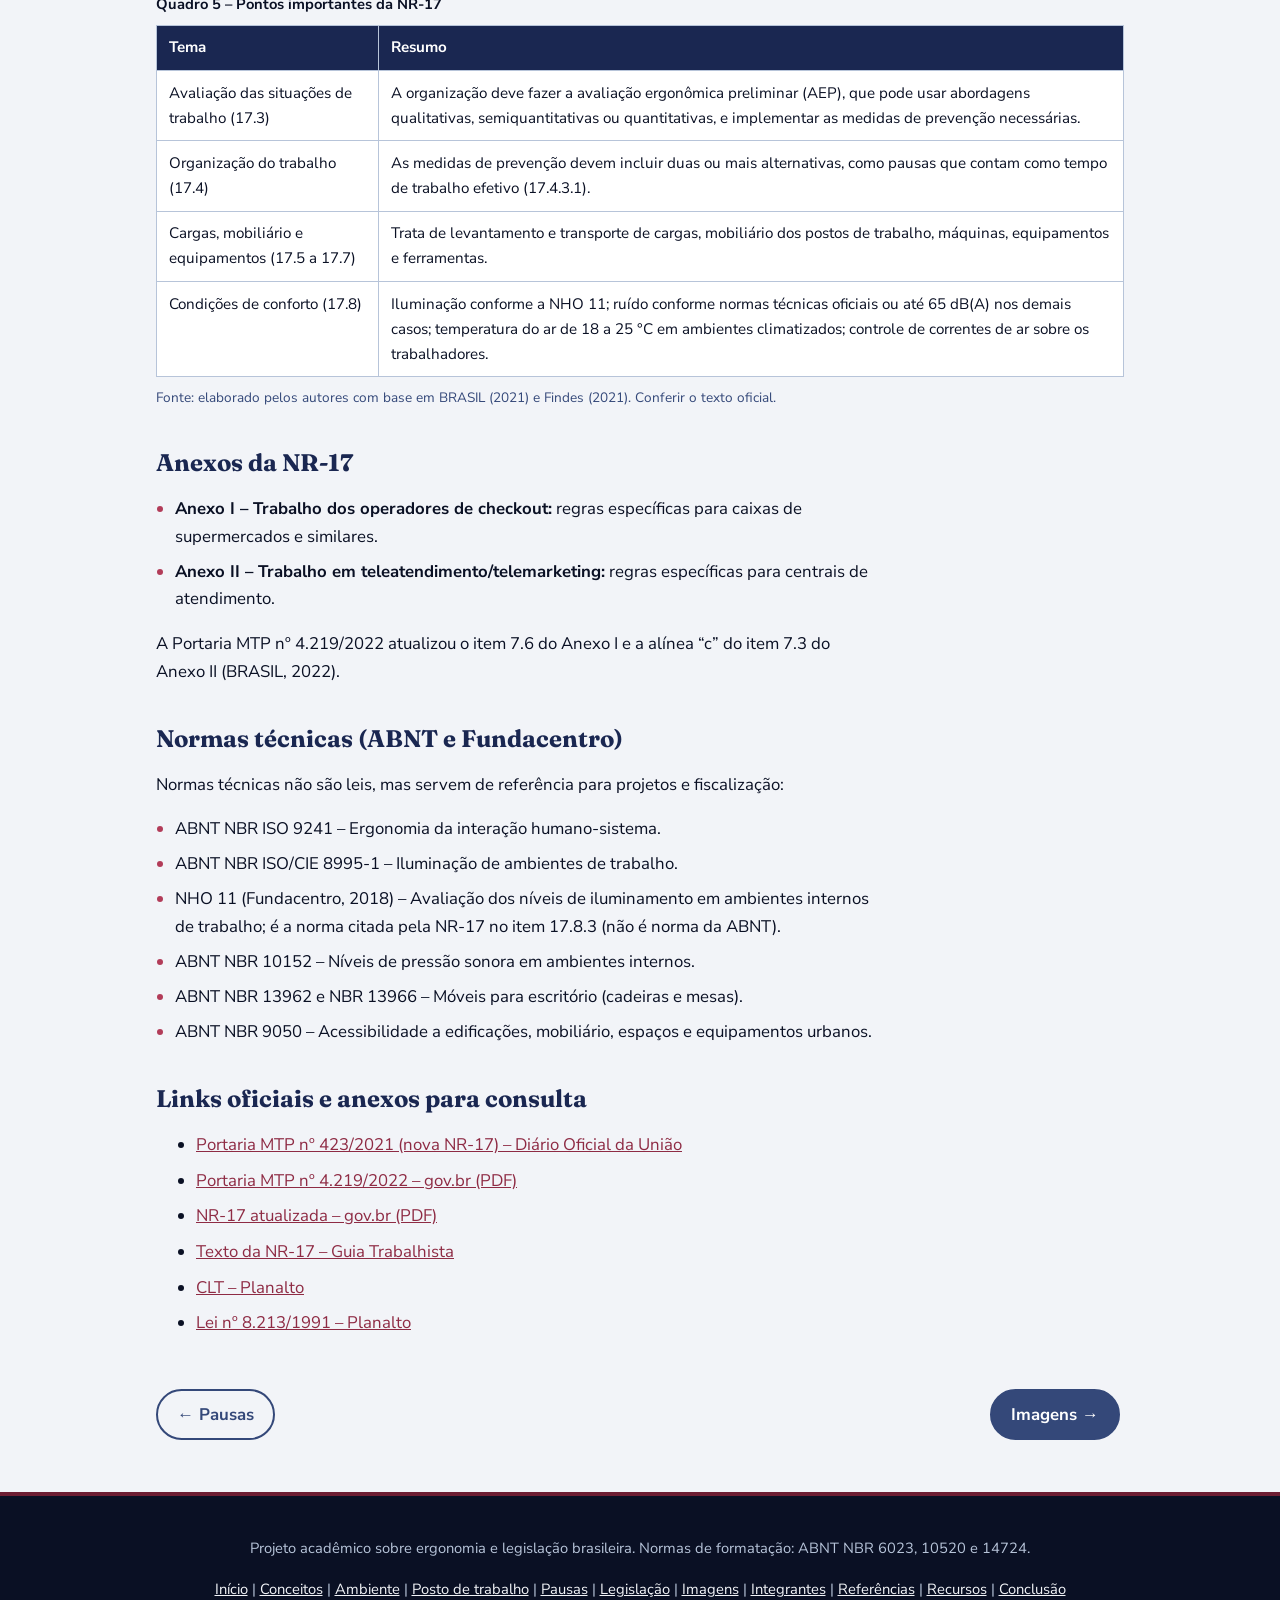
<file: ergonomianapraticaprojeto/ergonomia-site/paginas/legislacao.html>
<!DOCTYPE html>
<html lang="pt-BR">
<head>
  <meta charset="UTF-8">
  <meta name="viewport" content="width=device-width, initial-scale=1">
  <meta name="description" content="Constituição, CLT, Lei 8.213, NR-1 e NR-17 com links oficiais.">
  <title>Legislação | Ergonomia na Prática</title>
  <link rel="preconnect" href="https://fonts.googleapis.com">
  <link rel="preconnect" href="https://fonts.gstatic.com" crossorigin>
  <link rel="stylesheet" href="https://fonts.googleapis.com/css2?family=Fraunces:opsz,wght@9..144,600;9..144,700&family=Nunito+Sans:wght@400;600;700&display=swap">
  <link rel="stylesheet" href="../css/style.css">
</head>
<body>
  <a class="pular" href="#conteudo">Ir para o conteúdo</a>
  <header class="topo">
    <div class="topo-interno">
      <a class="logo" href="../index.html">Ergonomia na Prática</a>
      <button id="btn-menu" class="btn-menu" type="button" aria-expanded="false" aria-controls="menu">Menu</button>
      <nav id="menu" class="menu" aria-label="Menu principal">
        <ul>
<li><a href="../index.html">Início</a></li>
<li><a href="conceitos.html">Conceitos</a></li>
<li><a href="ambiente.html">Ambiente</a></li>
<li><a href="posto.html">Posto de trabalho</a></li>
<li><a href="pausas.html">Pausas</a></li>
<li><a href="legislacao.html" class="ativo" aria-current="page">Legislação</a></li>
<li class="submenu-item"><button id="btn-mais" class="btn-mais" type="button" aria-expanded="false" aria-controls="submenu">Mais ▾</button>
<ul id="submenu" class="submenu">
<li><a href="imagens.html">Imagens</a></li>
<li><a href="integrantes.html">Integrantes</a></li>
<li><a href="referencias.html">Referências</a></li>
<li><a href="recursos.html">Recursos</a></li>
<li><a href="conclusao.html">Conclusão</a></li>
</ul></li>
        </ul>
      </nav>
    </div>
  </header>

  <main id="conteudo" class="conteudo">


    <h1>Legislação brasileira sobre ergonomia</h1>
    <p class="nota">Este resumo é didático. O texto que vale é o publicado no Diário Oficial da União (DOU);
    use os links oficiais para conferir.</p>

    <nav class="indice" aria-label="Índice da página">
      <strong>Nesta página:</strong>
      <a href="#constituicao">Constituição</a> |
      <a href="#clt">CLT</a> |
      <a href="#lei8213">Lei 8.213/1991</a> |
      <a href="#nr1">NR-1</a> |
      <a href="#nr17">NR-17</a> |
      <a href="#anexos">Anexos da NR-17</a> |
      <a href="#abnt">Normas ABNT</a> |
      <a href="#links">Links oficiais</a>
    </nav>

    <section id="constituicao">
      <h2>Constituição Federal de 1988</h2>
      <p>O art. 7º, inciso XXII, garante aos trabalhadores a redução dos riscos inerentes ao trabalho, por meio
      de normas de saúde, higiene e segurança. O art. 200, inciso VIII, inclui a proteção do meio ambiente do
      trabalho entre as atribuições do sistema de saúde (BRASIL, 1988).</p>
    </section>

    <section id="clt">
      <h2>CLT – Consolidação das Leis do Trabalho</h2>
      <p>O Capítulo V do Título II trata da segurança e da medicina do trabalho (BRASIL, 1943). Alguns
      dispositivos ligados à ergonomia:</p>
      <ul class="lista-destaque">
        <li><strong>Art. 157:</strong> as empresas devem cumprir e fazer cumprir as normas de segurança e medicina do trabalho e instruir os empregados.</li>
        <li><strong>Art. 158:</strong> os empregados devem observar as normas e colaborar com a empresa.</li>
        <li><strong>Art. 72:</strong> nos serviços permanentes de mecanografia (datilografia, escrituração ou cálculo), a cada 90 minutos de trabalho consecutivo corresponde um repouso de 10 minutos, que não é descontado da jornada.</li>
        <li><strong>Art. 198:</strong> limita a 60 kg o peso que um empregado pode remover individualmente.</li>
        <li><strong>Art. 199:</strong> exige assentos que assegurem postura correta; quando o trabalho é feito em pé, deve haver assentos para as pausas que o serviço permitir.</li>
        <li><strong>Art. 75-E:</strong> no teletrabalho, o empregador deve instruir os empregados sobre precauções para evitar doenças e acidentes.</li>
      </ul>
    </section>

    <section id="lei8213">
      <h2>Lei nº 8.213/1991</h2>
      <p>Define acidente de trabalho (art. 19) e equipara a ele as doenças profissionais e do trabalho
      (art. 20), o que inclui problemas osteomusculares relacionados ao trabalho (BRASIL, 1991).</p>
    </section>

    <section id="nr1">
      <h2>NR-1 – Disposições gerais e gerenciamento de riscos ocupacionais</h2>
      <p>A NR-1 organiza o gerenciamento de riscos ocupacionais. Auditores-fiscais do trabalho destacam que
      NR-1 e NR-17 devem ser vistas em conjunto, pois a ergonomia faz parte da gestão de riscos.</p>
    </section>

    <section id="nr17">
      <h2>NR-17 – Ergonomia</h2>
      <p>A NR-17 foi aprovada pela Portaria MTb nº 3.214/1978 e recebeu redação específica sobre ergonomia em
      1990. A versão atual foi aprovada pela Portaria MTP nº 423, de 7 de outubro de 2021, e entrou em vigor em
      3 de janeiro de 2022. Foi alterada pela Portaria MTP nº 4.219, de 20 de dezembro de 2022
      (BRASIL, 2021; BRASIL, 2022).</p>
      <p>Seu objetivo é estabelecer diretrizes e requisitos que permitam adaptar as condições de trabalho às
      características psicofisiológicas dos trabalhadores, com conforto, segurança, saúde e desempenho
      eficiente (item 17.1).</p>
      <div class="tabela-rolagem">
      <table>
        <caption>Quadro 5 – Pontos importantes da NR-17</caption>
        <thead><tr><th>Tema</th><th>Resumo</th></tr></thead>
        <tbody>
          <tr><td>Avaliação das situações de trabalho (17.3)</td><td>A organização deve fazer a avaliação ergonômica preliminar (AEP), que pode usar abordagens qualitativas, semiquantitativas ou quantitativas, e implementar as medidas de prevenção necessárias.</td></tr>
          <tr><td>Organização do trabalho (17.4)</td><td>As medidas de prevenção devem incluir duas ou mais alternativas, como pausas que contam como tempo de trabalho efetivo (17.4.3.1).</td></tr>
          <tr><td>Cargas, mobiliário e equipamentos (17.5 a 17.7)</td><td>Trata de levantamento e transporte de cargas, mobiliário dos postos de trabalho, máquinas, equipamentos e ferramentas.</td></tr>
          <tr><td>Condições de conforto (17.8)</td><td>Iluminação conforme a NHO 11; ruído conforme normas técnicas oficiais ou até 65 dB(A) nos demais casos; temperatura do ar de 18 a 25 °C em ambientes climatizados; controle de correntes de ar sobre os trabalhadores.</td></tr>
        </tbody>
      </table>
      </div>
      <p class="fonte">Fonte: elaborado pelos autores com base em BRASIL (2021) e Findes (2021). Conferir o texto oficial.</p>
    </section>

    <section id="anexos">
      <h2>Anexos da NR-17</h2>
      <ul class="lista-destaque">
        <li><strong>Anexo I – Trabalho dos operadores de checkout:</strong> regras específicas para caixas de supermercados e similares.</li>
        <li><strong>Anexo II – Trabalho em teleatendimento/telemarketing:</strong> regras específicas para centrais de atendimento.</li>
      </ul>
      <p>A Portaria MTP nº 4.219/2022 atualizou o item 7.6 do Anexo I e a alínea “c” do item 7.3 do Anexo II
      (BRASIL, 2022).</p>
    </section>

    <section id="abnt">
      <h2>Normas técnicas (ABNT e Fundacentro)</h2>
      <p>Normas técnicas não são leis, mas servem de referência para projetos e fiscalização:</p>
      <ul class="lista-destaque">
        <li>ABNT NBR ISO 9241 – Ergonomia da interação humano-sistema.</li>
        <li>ABNT NBR ISO/CIE 8995-1 – Iluminação de ambientes de trabalho.</li>
        <li>NHO 11 (Fundacentro, 2018) – Avaliação dos níveis de iluminamento em ambientes internos de trabalho; é a norma citada pela NR-17 no item 17.8.3 (não é norma da ABNT).</li>
        <li>ABNT NBR 10152 – Níveis de pressão sonora em ambientes internos.</li>
        <li>ABNT NBR 13962 e NBR 13966 – Móveis para escritório (cadeiras e mesas).</li>
        <li>ABNT NBR 9050 – Acessibilidade a edificações, mobiliário, espaços e equipamentos urbanos.</li>
      </ul>
    </section>

    <section id="links">
      <h2>Links oficiais e anexos para consulta</h2>
      <ul class="lista-links">
        <li><a href="https://www.in.gov.br/en/web/dou/-/portaria/mtp-n-423-de-7-de-outubro-de-2021-351614985" target="_blank" rel="noopener">Portaria MTP nº 423/2021 (nova NR-17) – Diário Oficial da União</a></li>
        <li><a href="https://www.gov.br/trabalho-e-emprego/pt-br/assuntos/inspecao-do-trabalho/seguranca-e-saude-no-trabalho/sst-portarias/2022/portaria-mtp-no-4-219-altera-nrs-cipa.pdf" target="_blank" rel="noopener">Portaria MTP nº 4.219/2022 – gov.br (PDF)</a></li>
        <li><a href="https://www.gov.br/trabalho-e-emprego/pt-br/assuntos/inspecao-do-trabalho/seguranca-e-saude-no-trabalho/sst-portarias/2021/portaria-mtp-no-423-nova-nr-17.pdf/view" target="_blank" rel="noopener">NR-17 atualizada – gov.br (PDF)</a></li>
        <li><a href="https://www.guiatrabalhista.com.br/legislacao/nr/nr17.htm" target="_blank" rel="noopener">Texto da NR-17 – Guia Trabalhista</a></li>
        <li><a href="https://www.planalto.gov.br/ccivil_03/decreto-lei/del5452.htm" target="_blank" rel="noopener">CLT – Planalto</a></li>
        <li><a href="https://www.planalto.gov.br/ccivil_03/leis/l8213cons.htm" target="_blank" rel="noopener">Lei nº 8.213/1991 – Planalto</a></li>
      </ul>
    </section>

    <div class="pagina-nav"><a class="botao botao-claro" href="pausas.html">← Pausas</a><a class="botao" href="imagens.html">Imagens →</a></div>
  
  </main>

  <footer class="rodape">
    <p>Projeto acadêmico sobre ergonomia e legislação brasileira. Normas de formatação: ABNT NBR 6023, 10520 e 14724.</p>
    <p class="rodape-links"><a href="../index.html">Início</a> | <a href="conceitos.html">Conceitos</a> | <a href="ambiente.html">Ambiente</a> | <a href="posto.html">Posto de trabalho</a> | <a href="pausas.html">Pausas</a> | <a href="legislacao.html">Legislação</a> | <a href="imagens.html">Imagens</a> | <a href="integrantes.html">Integrantes</a> | <a href="referencias.html">Referências</a> | <a href="recursos.html">Recursos</a> | <a href="conclusao.html">Conclusão</a></p>
  </footer>
  <script src="../js/script.js"></script>
</body>
</html>
</file>
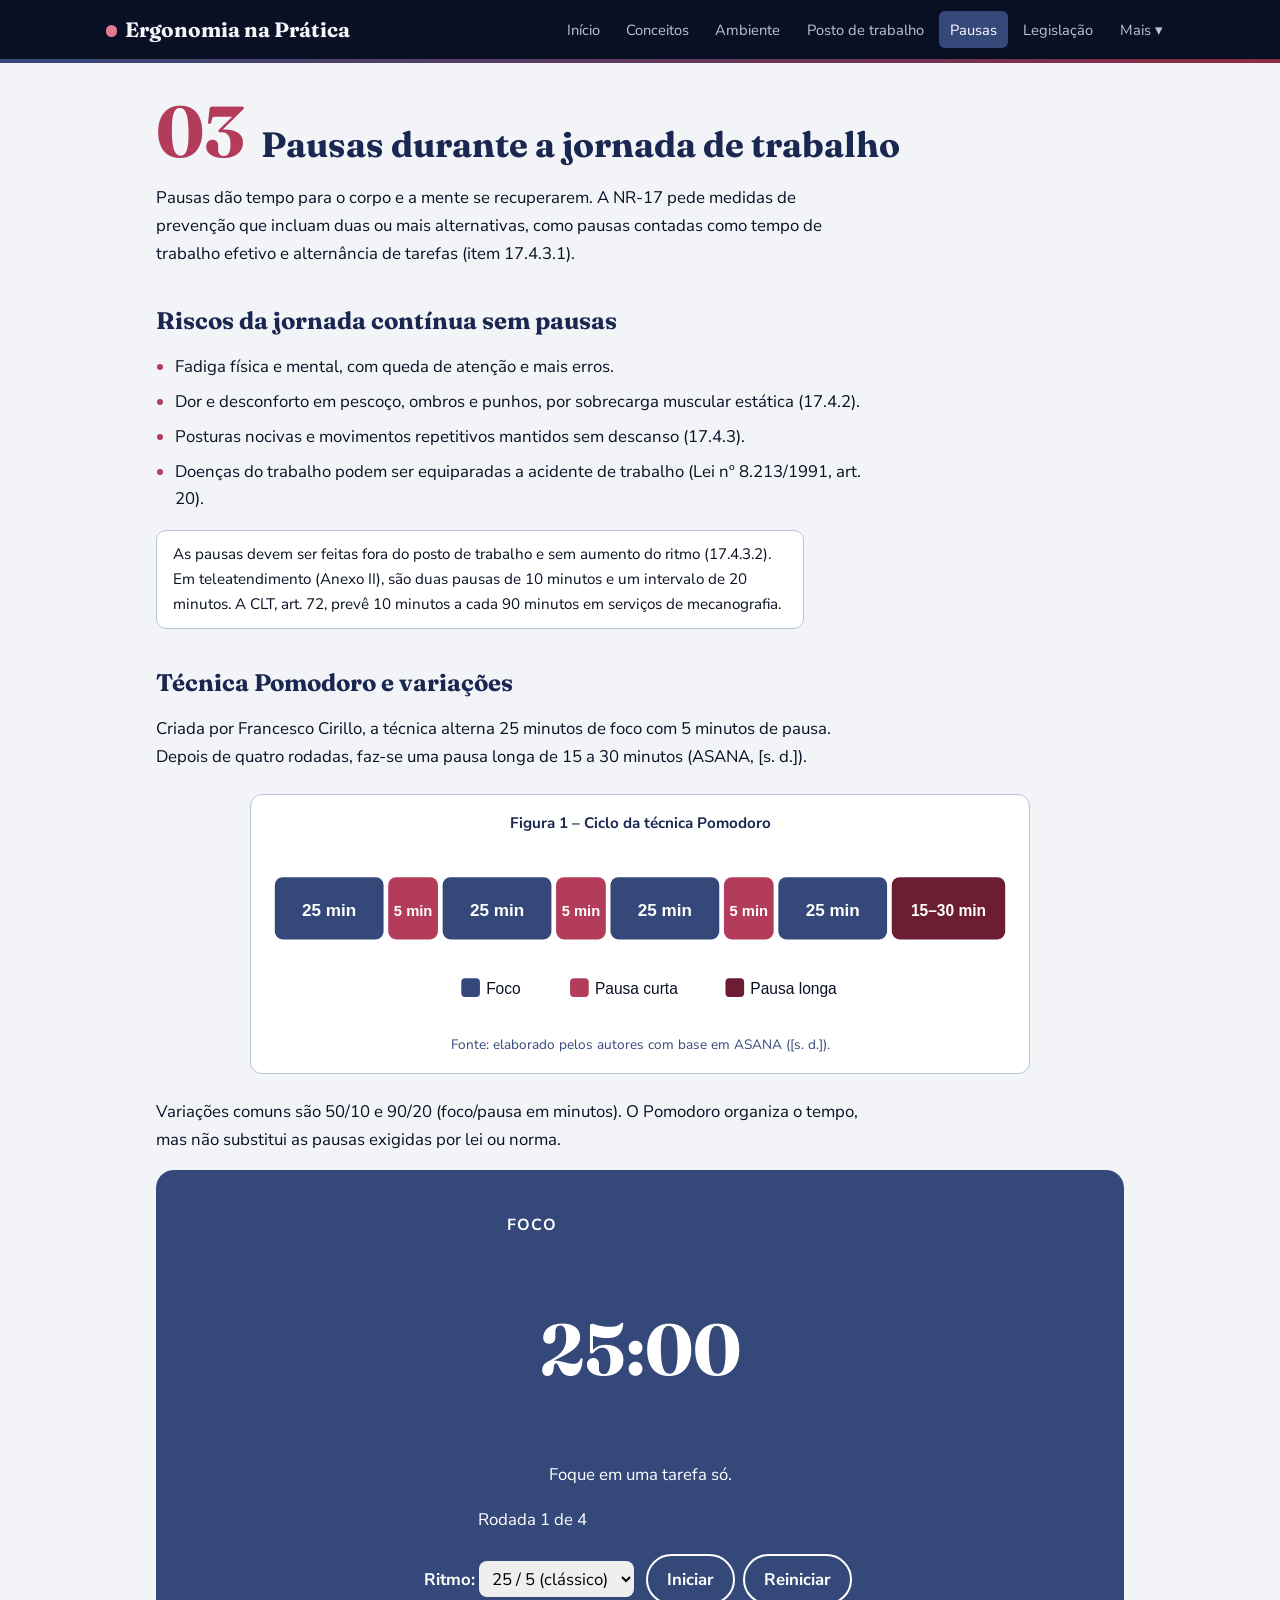
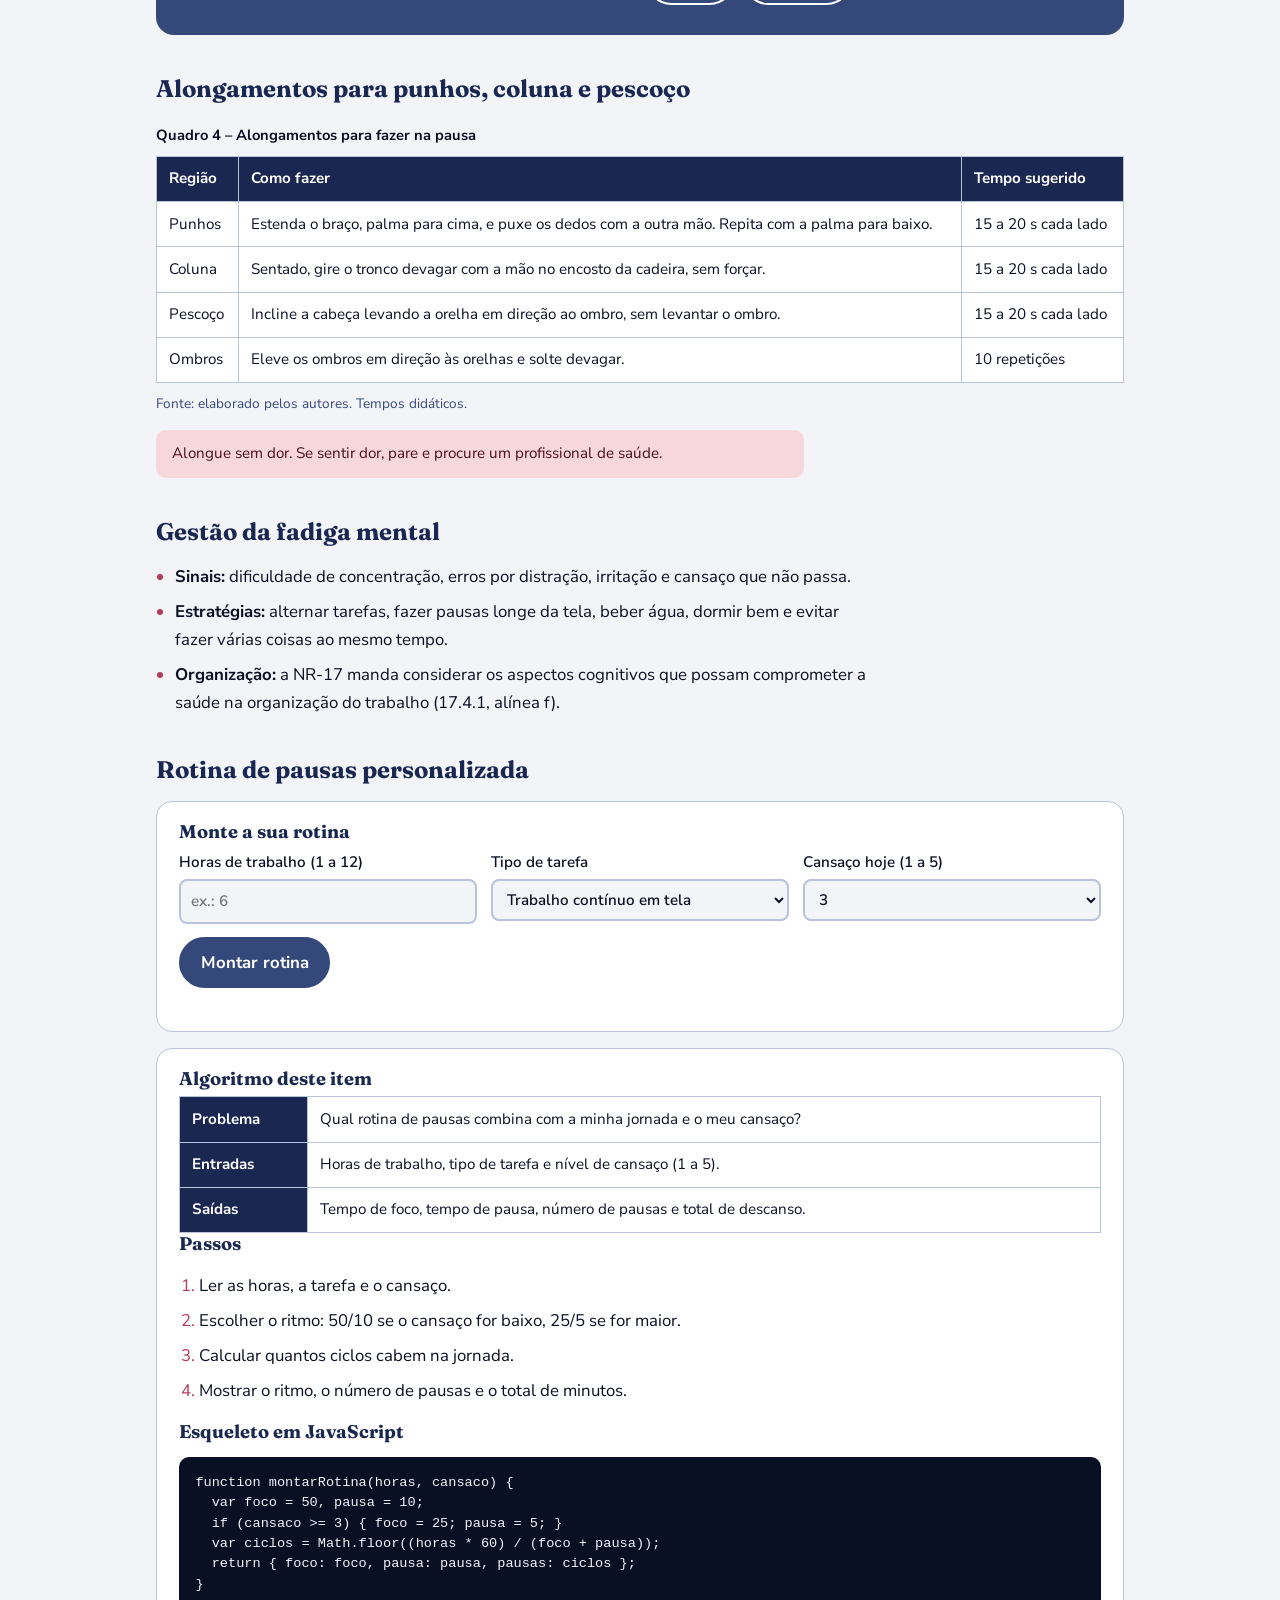
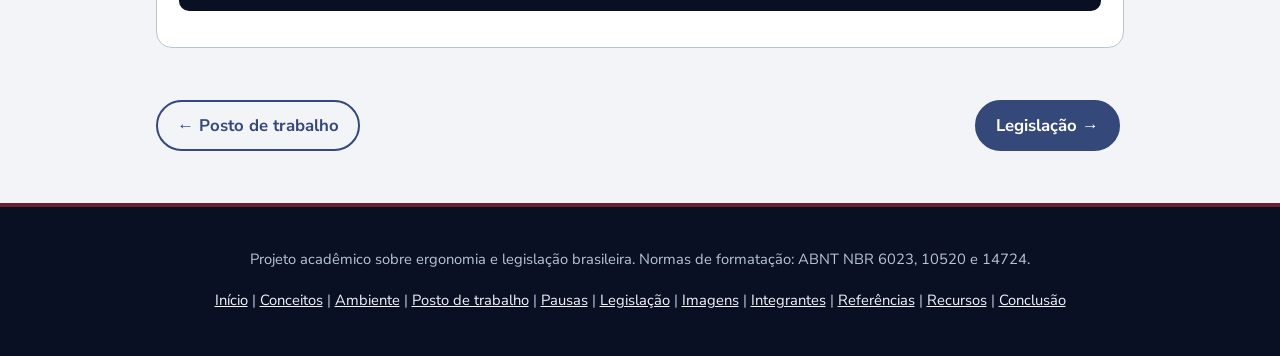
<file: ergonomianapraticaprojeto/ergonomia-site/paginas/pausas.html>
<!DOCTYPE html>
<html lang="pt-BR">
<head>
  <meta charset="UTF-8">
  <meta name="viewport" content="width=device-width, initial-scale=1">
  <meta name="description" content="Item 3: riscos da jornada sem pausas, técnica Pomodoro, alongamentos, fadiga mental e rotina de pausas.">
  <title>Pausas na jornada | Ergonomia na Prática</title>
  <link rel="preconnect" href="https://fonts.googleapis.com">
  <link rel="preconnect" href="https://fonts.gstatic.com" crossorigin>
  <link rel="stylesheet" href="https://fonts.googleapis.com/css2?family=Fraunces:opsz,wght@9..144,600;9..144,700&family=Nunito+Sans:wght@400;600;700&display=swap">
  <link rel="stylesheet" href="../css/style.css">
</head>
<body>
  <a class="pular" href="#conteudo">Ir para o conteúdo</a>
  <header class="topo">
    <div class="topo-interno">
      <a class="logo" href="../index.html">Ergonomia na Prática</a>
      <button id="btn-menu" class="btn-menu" type="button" aria-expanded="false" aria-controls="menu">Menu</button>
      <nav id="menu" class="menu" aria-label="Menu principal">
        <ul>
<li><a href="../index.html">Início</a></li>
<li><a href="conceitos.html">Conceitos</a></li>
<li><a href="ambiente.html">Ambiente</a></li>
<li><a href="posto.html">Posto de trabalho</a></li>
<li><a href="pausas.html" class="ativo" aria-current="page">Pausas</a></li>
<li><a href="legislacao.html">Legislação</a></li>
<li class="submenu-item"><button id="btn-mais" class="btn-mais" type="button" aria-expanded="false" aria-controls="submenu">Mais ▾</button>
<ul id="submenu" class="submenu">
<li><a href="imagens.html">Imagens</a></li>
<li><a href="integrantes.html">Integrantes</a></li>
<li><a href="referencias.html">Referências</a></li>
<li><a href="recursos.html">Recursos</a></li>
<li><a href="conclusao.html">Conclusão</a></li>
</ul></li>
        </ul>
      </nav>
    </div>
  </header>

  <main id="conteudo" class="conteudo">

    <div class="capitulo"><span class="num">03</span><h1>Pausas durante a jornada de trabalho</h1></div>
    <p>Pausas dão tempo para o corpo e a mente se recuperarem. A NR-17 pede medidas de prevenção que incluam duas ou mais alternativas, como pausas contadas como tempo de trabalho efetivo e alternância de tarefas (item 17.4.3.1).</p>

    <section>
      <h2>Riscos da jornada contínua sem pausas</h2>
      <ul class="lista-destaque">
        <li>Fadiga física e mental, com queda de atenção e mais erros.</li>
        <li>Dor e desconforto em pescoço, ombros e punhos, por sobrecarga muscular estática (17.4.2).</li>
        <li>Posturas nocivas e movimentos repetitivos mantidos sem descanso (17.4.3).</li>
        <li>Doenças do trabalho podem ser equiparadas a acidente de trabalho (Lei nº 8.213/1991, art. 20).</li>
      </ul>
      <p class="nota">As pausas devem ser feitas fora do posto de trabalho e sem aumento do ritmo (17.4.3.2). Em teleatendimento (Anexo II), são duas pausas de 10 minutos e um intervalo de 20 minutos. A CLT, art. 72, prevê 10 minutos a cada 90 minutos em serviços de mecanografia.</p>
    </section>

    <section>
      <h2>Técnica Pomodoro e variações</h2>
      <p>Criada por Francesco Cirillo, a técnica alterna 25 minutos de foco com 5 minutos de pausa. Depois de quatro rodadas, faz-se uma pausa longa de 15 a 30 minutos (ASANA, [s. d.]).</p>
      <figure class="figura"><figcaption class="legenda">Figura 1 – Ciclo da técnica Pomodoro</figcaption><img src="../img/ciclo-pomodoro.svg" alt="Quatro períodos de foco de 25 minutos com pausas de 5 minutos e uma pausa longa de 15 a 30 minutos no final" loading="lazy"><p class="fonte">Fonte: elaborado pelos autores com base em ASANA ([s. d.]).</p></figure>
      <p>Variações comuns são 50/10 e 90/20 (foco/pausa em minutos). O Pomodoro organiza o tempo, mas não substitui as pausas exigidas por lei ou norma.</p>
      <div id="timer" class="timer">
        <p class="estado" id="estado">Foco</p>
        <p class="tempo" id="tempo">25:00</p>
        <p class="dica" id="dica"></p>
        <p id="rodada">Rodada 1 de 4</p>
        <label for="modo">Ritmo:</label>
        <select id="modo"><option value="25">25 / 5 (clássico)</option><option value="50">50 / 10</option><option value="90">90 / 20</option></select>
        <button id="btn-iniciar" class="btn-acao" type="button">Iniciar</button>
        <button id="btn-reiniciar" class="btn-acao" type="button">Reiniciar</button>
      </div>
    </section>

    <section>
      <h2>Alongamentos para punhos, coluna e pescoço</h2>
      <div class="tabela-rolagem">
      <table>
        <caption>Quadro 4 – Alongamentos para fazer na pausa</caption>
        <thead><tr><th>Região</th><th>Como fazer</th><th>Tempo sugerido</th></tr></thead>
        <tbody>
          <tr><td>Punhos</td><td>Estenda o braço, palma para cima, e puxe os dedos com a outra mão. Repita com a palma para baixo.</td><td>15 a 20 s cada lado</td></tr>
          <tr><td>Coluna</td><td>Sentado, gire o tronco devagar com a mão no encosto da cadeira, sem forçar.</td><td>15 a 20 s cada lado</td></tr>
          <tr><td>Pescoço</td><td>Incline a cabeça levando a orelha em direção ao ombro, sem levantar o ombro.</td><td>15 a 20 s cada lado</td></tr>
          <tr><td>Ombros</td><td>Eleve os ombros em direção às orelhas e solte devagar.</td><td>10 repetições</td></tr>
        </tbody>
      </table>
      </div>
      <p class="fonte">Fonte: elaborado pelos autores. Tempos didáticos.</p>
      <p class="aviso">Alongue sem dor. Se sentir dor, pare e procure um profissional de saúde.</p>
    </section>

    <section>
      <h2>Gestão da fadiga mental</h2>
      <ul class="lista-destaque">
        <li><strong>Sinais:</strong> dificuldade de concentração, erros por distração, irritação e cansaço que não passa.</li>
        <li><strong>Estratégias:</strong> alternar tarefas, fazer pausas longe da tela, beber água, dormir bem e evitar fazer várias coisas ao mesmo tempo.</li>
        <li><strong>Organização:</strong> a NR-17 manda considerar os aspectos cognitivos que possam comprometer a saúde na organização do trabalho (17.4.1, alínea f).</li>
      </ul>
    </section>

    <section>
      <h2>Rotina de pausas personalizada</h2>
      <form id="form-rotina" class="ferramenta">
        <h3>Monte a sua rotina</h3>
        <div class="campos">
          <label for="horas">Horas de trabalho (1 a 12)<input id="horas" type="number" min="1" max="12" step="any" placeholder="ex.: 6"></label>
          <label for="tarefa">Tipo de tarefa<select id="tarefa"><option value="tela">Trabalho contínuo em tela</option><option value="variada">Atividades variadas</option></select></label>
          <label for="cansaco">Cansaço hoje (1 a 5)<select id="cansaco"><option>1</option><option>2</option><option selected>3</option><option>4</option><option>5</option></select></label>
        </div>
        <button class="btn-acao" type="submit">Montar rotina</button>
        <div id="saida-rotina" class="saida" aria-live="polite"></div>
      </form>
      <section class="ferramenta">
      <h3>Algoritmo deste item</h3>
      <div class="tabela-rolagem"><table>
        <tr><th>Problema</th><td>Qual rotina de pausas combina com a minha jornada e o meu cansaço?</td></tr>
        <tr><th>Entradas</th><td>Horas de trabalho, tipo de tarefa e nível de cansaço (1 a 5).</td></tr>
        <tr><th>Saídas</th><td>Tempo de foco, tempo de pausa, número de pausas e total de descanso.</td></tr>
      </table></div>
      <h3>Passos</h3>
      <ol class="lista-destaque"><li>Ler as horas, a tarefa e o cansaço.</li><li>Escolher o ritmo: 50/10 se o cansaço for baixo, 25/5 se for maior.</li><li>Calcular quantos ciclos cabem na jornada.</li><li>Mostrar o ritmo, o número de pausas e o total de minutos.</li></ol>
      <h3>Esqueleto em JavaScript</h3>
      <pre class="codigo">function montarRotina(horas, cansaco) {
  var foco = 50, pausa = 10;
  if (cansaco &gt;= 3) { foco = 25; pausa = 5; }
  var ciclos = Math.floor((horas * 60) / (foco + pausa));
  return { foco: foco, pausa: pausa, pausas: ciclos };
}</pre>
    </section>
    </section>

    <div class="pagina-nav"><a class="botao botao-claro" href="posto.html">← Posto de trabalho</a><a class="botao" href="legislacao.html">Legislação →</a></div>
  </main>

  <footer class="rodape">
    <p>Projeto acadêmico sobre ergonomia e legislação brasileira. Normas de formatação: ABNT NBR 6023, 10520 e 14724.</p>
    <p class="rodape-links"><a href="../index.html">Início</a> | <a href="conceitos.html">Conceitos</a> | <a href="ambiente.html">Ambiente</a> | <a href="posto.html">Posto de trabalho</a> | <a href="pausas.html">Pausas</a> | <a href="legislacao.html">Legislação</a> | <a href="imagens.html">Imagens</a> | <a href="integrantes.html">Integrantes</a> | <a href="referencias.html">Referências</a> | <a href="recursos.html">Recursos</a> | <a href="conclusao.html">Conclusão</a></p>
  </footer>
  <script src="../js/script.js"></script>
</body>
</html>
</file>
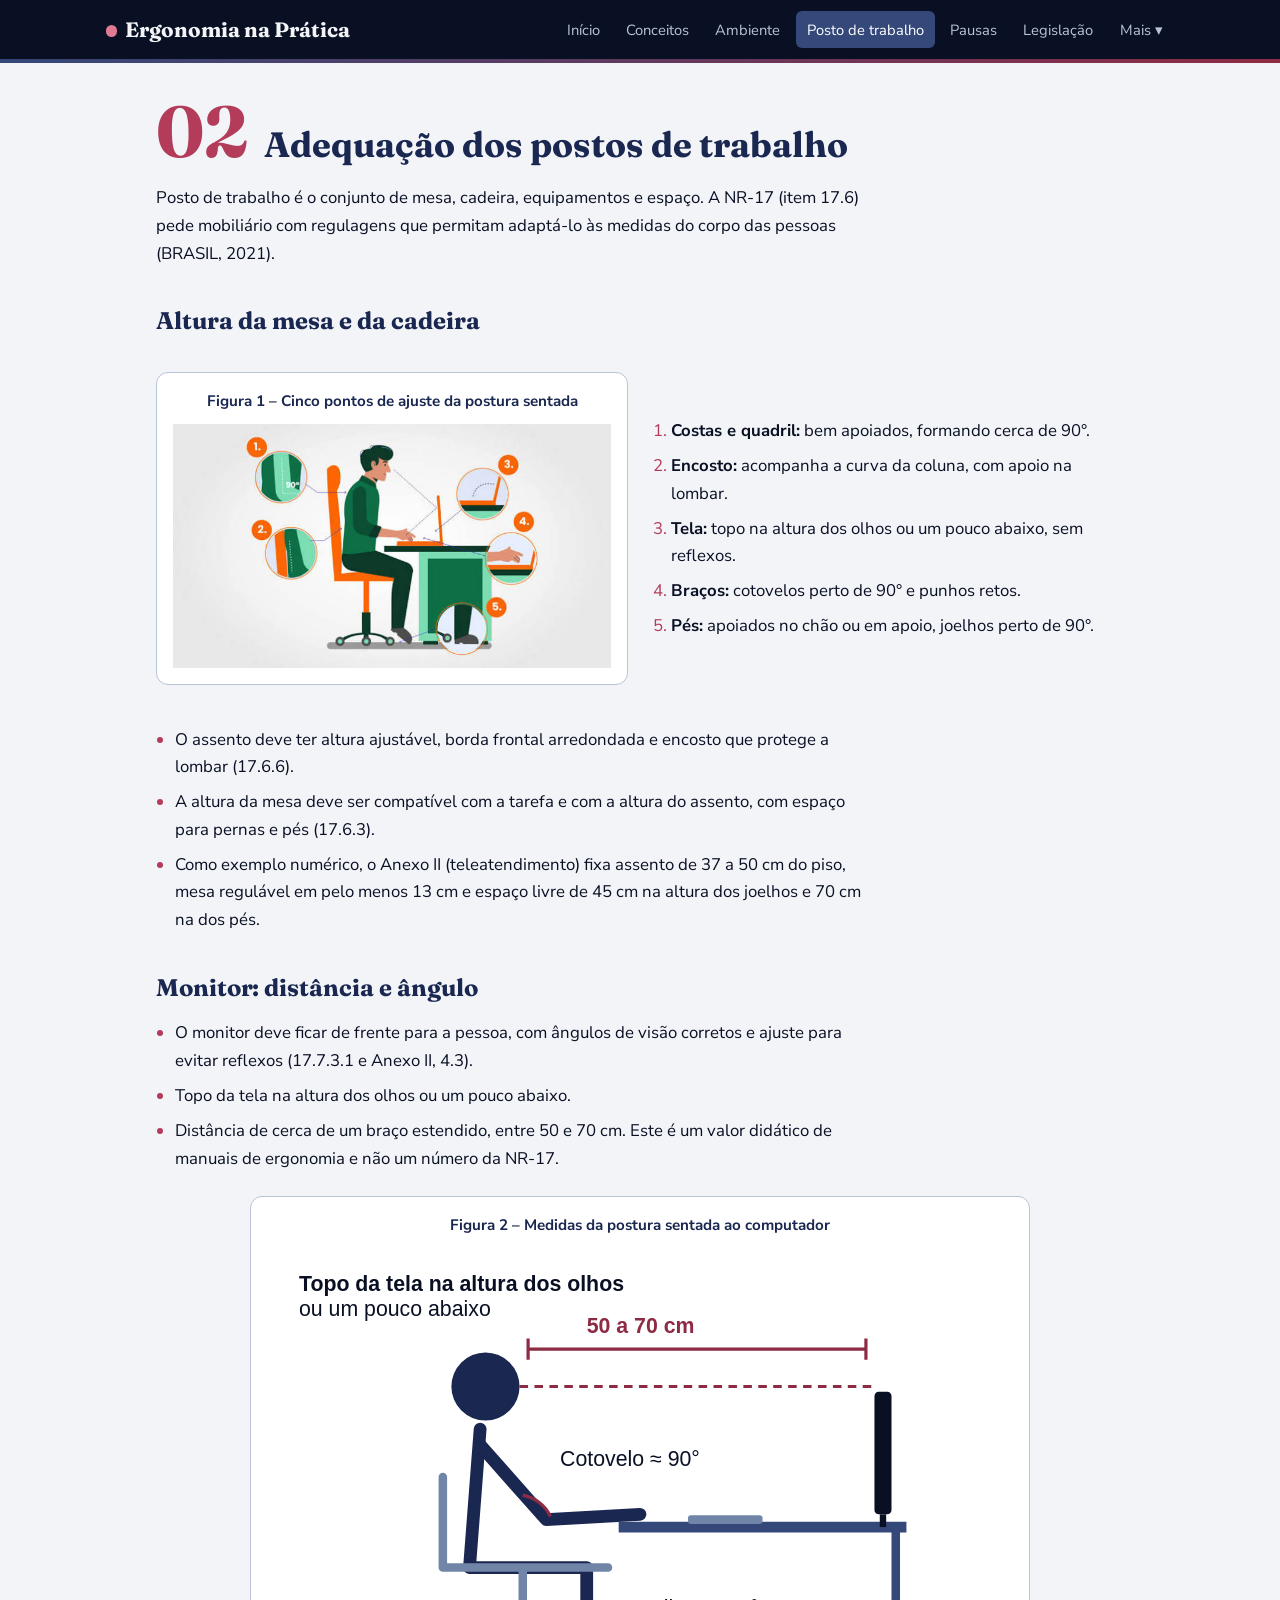
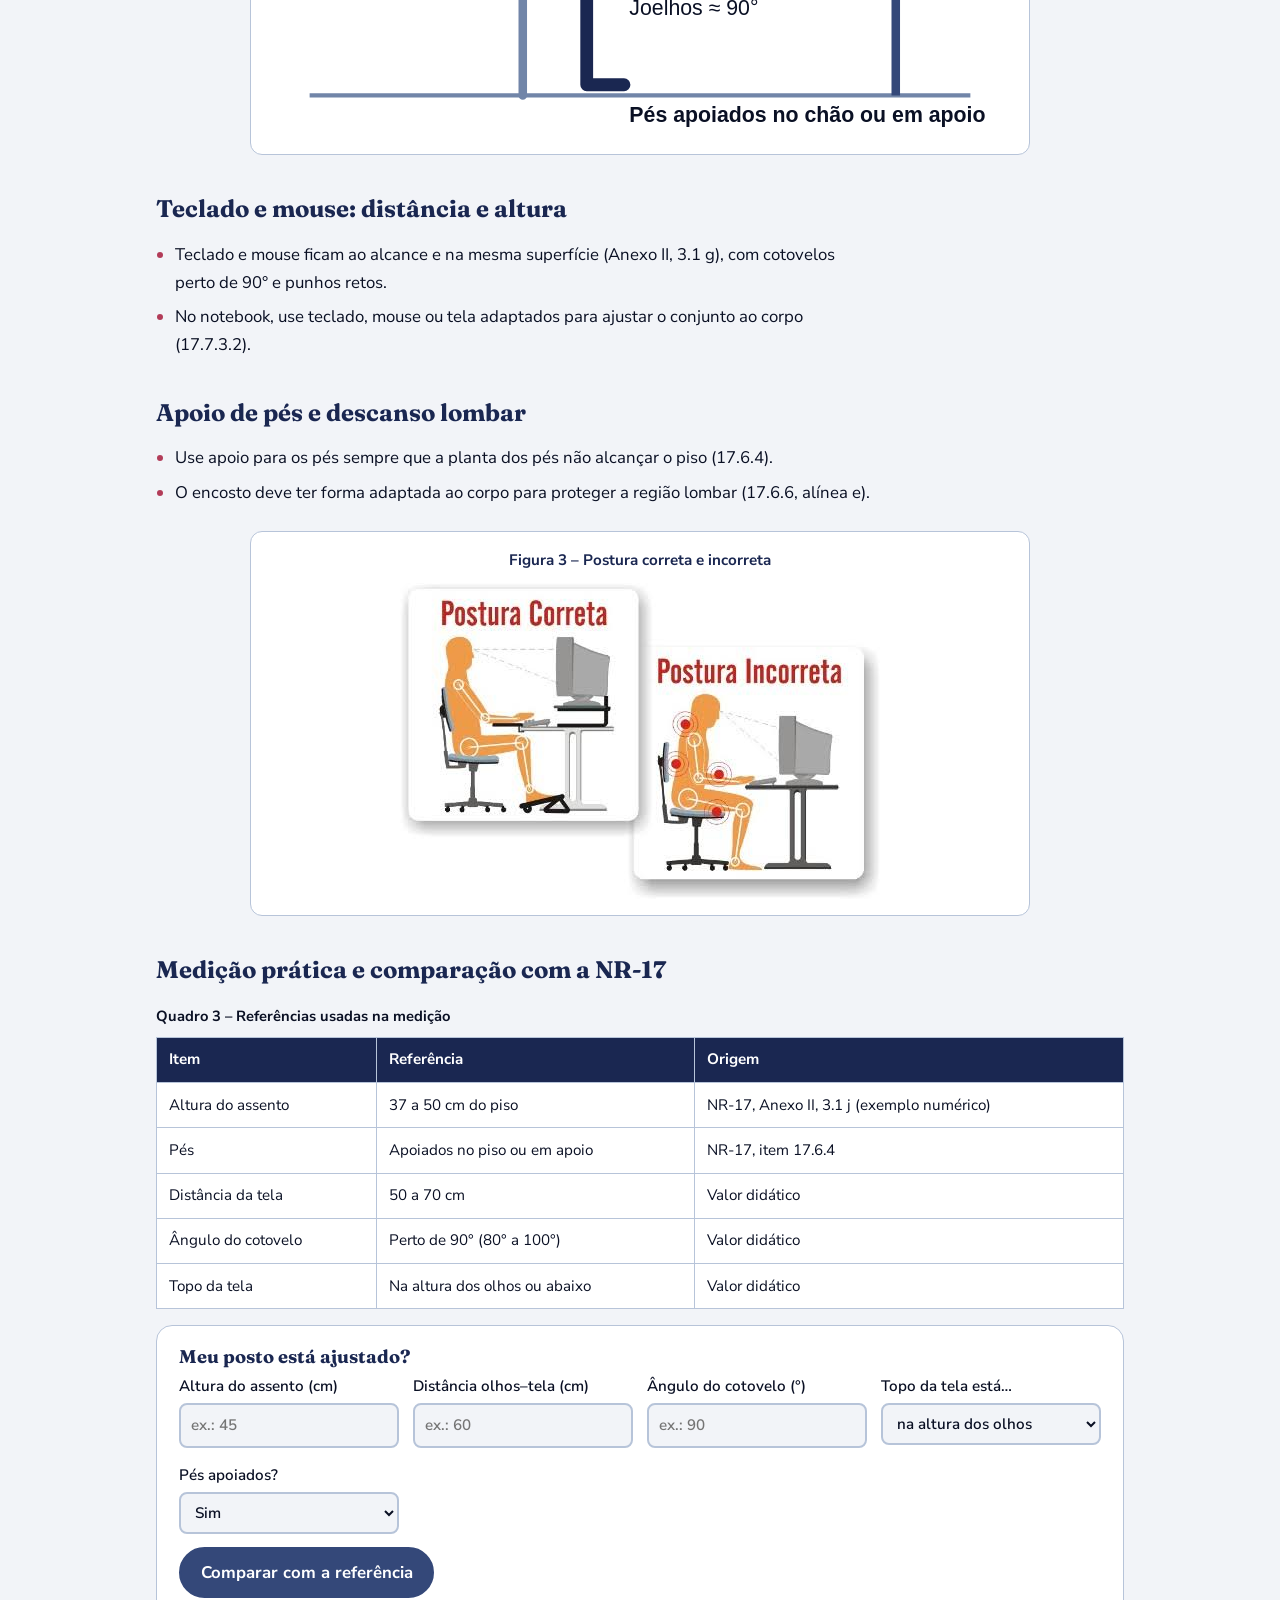
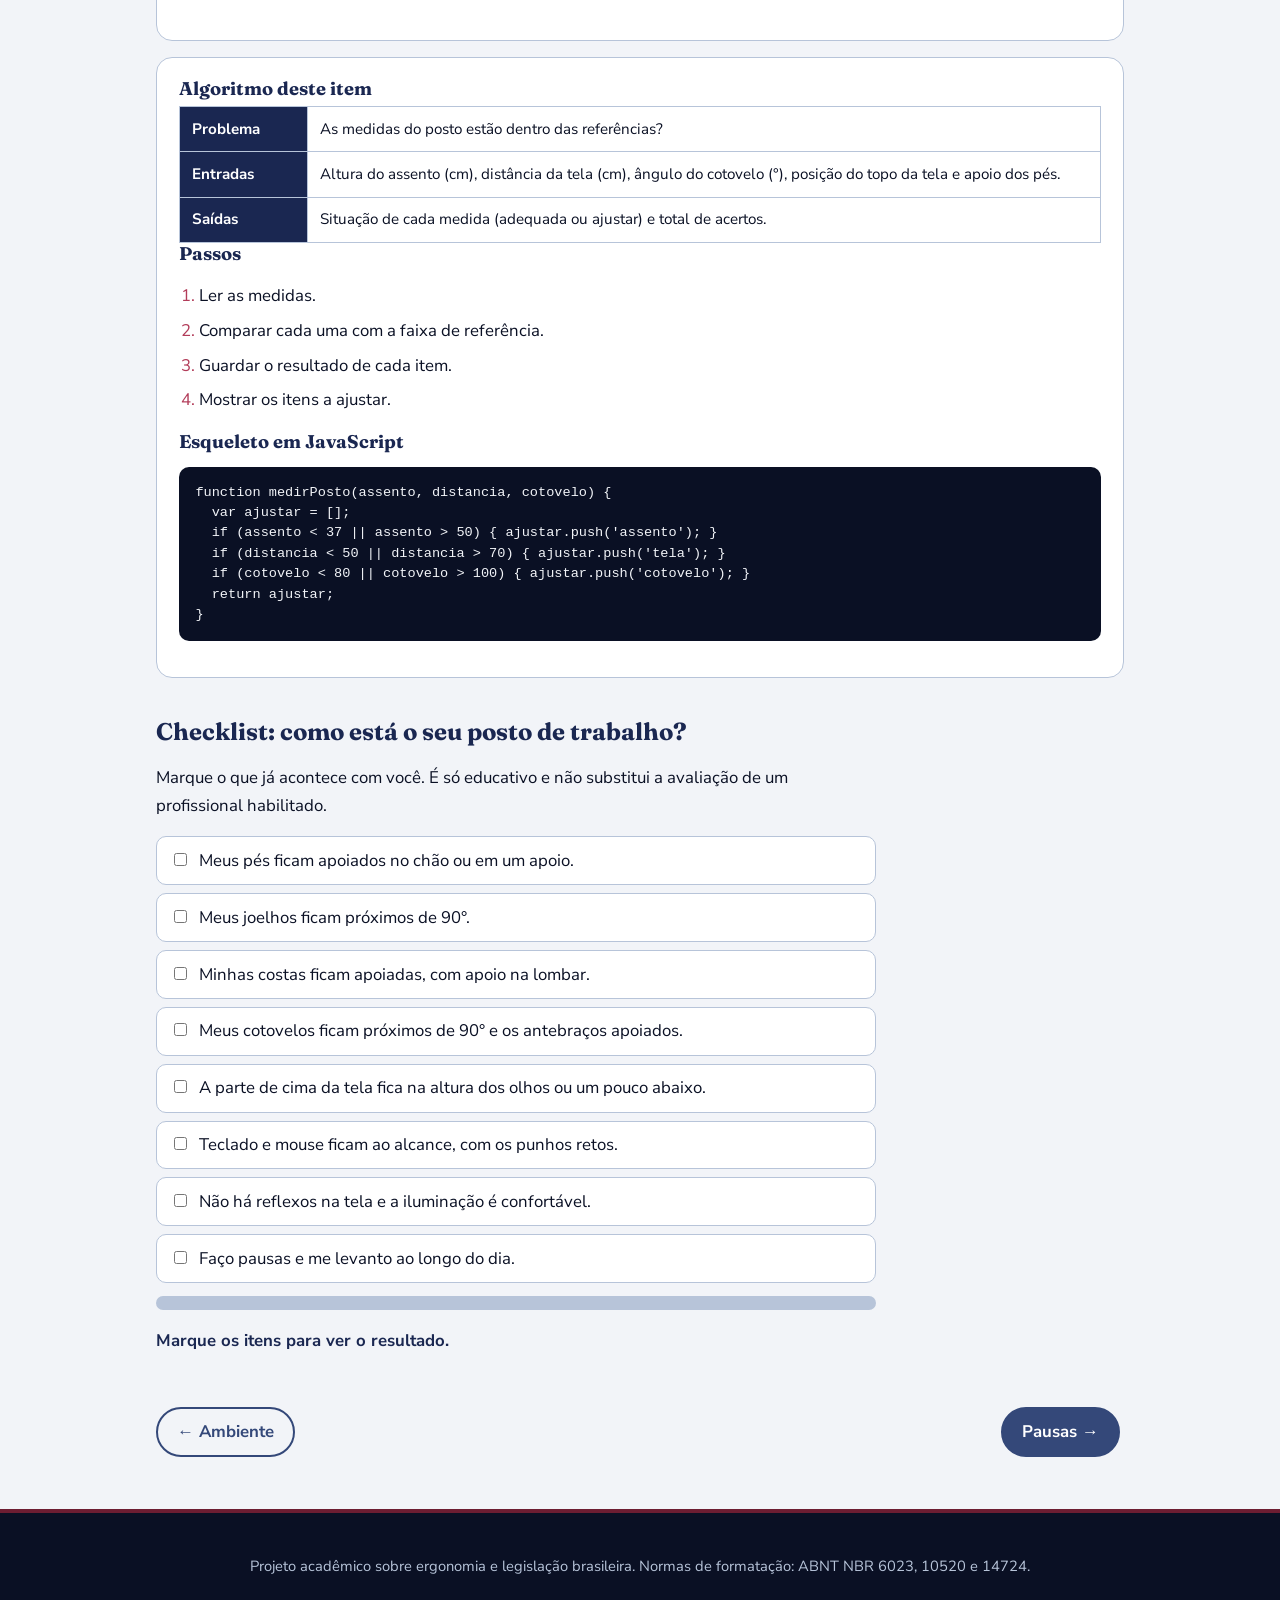
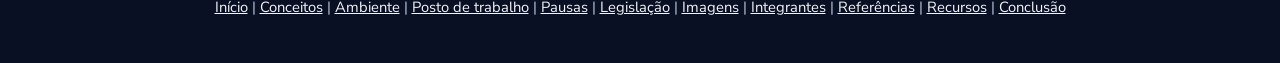
<file: ergonomianapraticaprojeto/ergonomia-site/paginas/posto.html>
<!DOCTYPE html>
<html lang="pt-BR">
<head>
  <meta charset="UTF-8">
  <meta name="viewport" content="width=device-width, initial-scale=1">
  <meta name="description" content="Item 2: altura da mesa e da cadeira, monitor, teclado e mouse, apoios e medição prática comparada com a NR-17.">
  <title>Posto de trabalho | Ergonomia na Prática</title>
  <link rel="preconnect" href="https://fonts.googleapis.com">
  <link rel="preconnect" href="https://fonts.gstatic.com" crossorigin>
  <link rel="stylesheet" href="https://fonts.googleapis.com/css2?family=Fraunces:opsz,wght@9..144,600;9..144,700&family=Nunito+Sans:wght@400;600;700&display=swap">
  <link rel="stylesheet" href="../css/style.css">
</head>
<body>
  <a class="pular" href="#conteudo">Ir para o conteúdo</a>
  <header class="topo">
    <div class="topo-interno">
      <a class="logo" href="../index.html">Ergonomia na Prática</a>
      <button id="btn-menu" class="btn-menu" type="button" aria-expanded="false" aria-controls="menu">Menu</button>
      <nav id="menu" class="menu" aria-label="Menu principal">
        <ul>
<li><a href="../index.html">Início</a></li>
<li><a href="conceitos.html">Conceitos</a></li>
<li><a href="ambiente.html">Ambiente</a></li>
<li><a href="posto.html" class="ativo" aria-current="page">Posto de trabalho</a></li>
<li><a href="pausas.html">Pausas</a></li>
<li><a href="legislacao.html">Legislação</a></li>
<li class="submenu-item"><button id="btn-mais" class="btn-mais" type="button" aria-expanded="false" aria-controls="submenu">Mais ▾</button>
<ul id="submenu" class="submenu">
<li><a href="imagens.html">Imagens</a></li>
<li><a href="integrantes.html">Integrantes</a></li>
<li><a href="referencias.html">Referências</a></li>
<li><a href="recursos.html">Recursos</a></li>
<li><a href="conclusao.html">Conclusão</a></li>
</ul></li>
        </ul>
      </nav>
    </div>
  </header>

  <main id="conteudo" class="conteudo">

    <div class="capitulo"><span class="num">02</span><h1>Adequação dos postos de trabalho</h1></div>
    <p>Posto de trabalho é o conjunto de mesa, cadeira, equipamentos e espaço. A NR-17 (item 17.6) pede mobiliário com regulagens que permitam adaptá-lo às medidas do corpo das pessoas (BRASIL, 2021).</p>

    <section>
      <h2>Altura da mesa e da cadeira</h2>
      <div class="duas-colunas">
        <div><figure class="figura"><figcaption class="legenda">Figura 1 – Cinco pontos de ajuste da postura sentada</figcaption><img src="../img/postura-5-pontos.png" alt="Pessoa sentada ao computador com cinco pontos numerados: costas, encosto, tela, antebraços e pés" loading="lazy"></figure></div>
        <div>
          <ol class="lista-destaque">
            <li><strong>Costas e quadril:</strong> bem apoiados, formando cerca de 90°.</li>
            <li><strong>Encosto:</strong> acompanha a curva da coluna, com apoio na lombar.</li>
            <li><strong>Tela:</strong> topo na altura dos olhos ou um pouco abaixo, sem reflexos.</li>
            <li><strong>Braços:</strong> cotovelos perto de 90° e punhos retos.</li>
            <li><strong>Pés:</strong> apoiados no chão ou em apoio, joelhos perto de 90°.</li>
          </ol>
        </div>
      </div>
      <ul class="lista-destaque">
        <li>O assento deve ter altura ajustável, borda frontal arredondada e encosto que protege a lombar (17.6.6).</li>
        <li>A altura da mesa deve ser compatível com a tarefa e com a altura do assento, com espaço para pernas e pés (17.6.3).</li>
        <li>Como exemplo numérico, o Anexo II (teleatendimento) fixa assento de 37 a 50 cm do piso, mesa regulável em pelo menos 13 cm e espaço livre de 45 cm na altura dos joelhos e 70 cm na dos pés.</li>
      </ul>
    </section>

    <section>
      <h2>Monitor: distância e ângulo</h2>
      <ul class="lista-destaque">
        <li>O monitor deve ficar de frente para a pessoa, com ângulos de visão corretos e ajuste para evitar reflexos (17.7.3.1 e Anexo II, 4.3).</li>
        <li>Topo da tela na altura dos olhos ou um pouco abaixo.</li>
        <li>Distância de cerca de um braço estendido, entre 50 e 70 cm. Este é um valor didático de manuais de ergonomia e não um número da NR-17.</li>
      </ul>
      <figure class="figura"><figcaption class="legenda">Figura 2 – Medidas da postura sentada ao computador</figcaption><img src="../img/monitor-distancia.svg" alt="Vista lateral com distância da tela, cotovelo e joelho a cerca de 90 graus e pés apoiados" loading="lazy"></figure>
    </section>

    <section>
      <h2>Teclado e mouse: distância e altura</h2>
      <ul class="lista-destaque">
        <li>Teclado e mouse ficam ao alcance e na mesma superfície (Anexo II, 3.1 g), com cotovelos perto de 90° e punhos retos.</li>
        <li>No notebook, use teclado, mouse ou tela adaptados para ajustar o conjunto ao corpo (17.7.3.2).</li>
      </ul>
    </section>

    <section>
      <h2>Apoio de pés e descanso lombar</h2>
      <ul class="lista-destaque">
        <li>Use apoio para os pés sempre que a planta dos pés não alcançar o piso (17.6.4).</li>
        <li>O encosto deve ter forma adaptada ao corpo para proteger a região lombar (17.6.6, alínea e).</li>
      </ul>
      <figure class="figura"><figcaption class="legenda">Figura 3 – Postura correta e incorreta</figcaption><img src="../img/postura-correta-incorreta.png" alt="Duas ilustrações lado a lado: postura correta e postura incorreta ao computador, com pontos de dor destacados" loading="lazy"></figure>
    </section>

    <section>
      <h2>Medição prática e comparação com a NR-17</h2>
      <div class="tabela-rolagem">
      <table>
        <caption>Quadro 3 – Referências usadas na medição</caption>
        <thead><tr><th>Item</th><th>Referência</th><th>Origem</th></tr></thead>
        <tbody>
          <tr><td>Altura do assento</td><td>37 a 50 cm do piso</td><td>NR-17, Anexo II, 3.1 j (exemplo numérico)</td></tr>
          <tr><td>Pés</td><td>Apoiados no piso ou em apoio</td><td>NR-17, item 17.6.4</td></tr>
          <tr><td>Distância da tela</td><td>50 a 70 cm</td><td>Valor didático</td></tr>
          <tr><td>Ângulo do cotovelo</td><td>Perto de 90° (80° a 100°)</td><td>Valor didático</td></tr>
          <tr><td>Topo da tela</td><td>Na altura dos olhos ou abaixo</td><td>Valor didático</td></tr>
        </tbody>
      </table>
      </div>
      <form id="form-posto" class="ferramenta">
        <h3>Meu posto está ajustado?</h3>
        <div class="campos">
          <label for="assento">Altura do assento (cm)<input id="assento" type="number" min="0" step="any" placeholder="ex.: 45"></label>
          <label for="distancia">Distância olhos–tela (cm)<input id="distancia" type="number" min="0" step="any" placeholder="ex.: 60"></label>
          <label for="cotovelo">Ângulo do cotovelo (°)<input id="cotovelo" type="number" min="0" max="180" step="any" placeholder="ex.: 90"></label>
          <label for="tela">Topo da tela está…<select id="tela"><option value="olhos">na altura dos olhos</option><option value="abaixo">abaixo dos olhos</option><option value="acima">acima dos olhos</option></select></label>
          <label for="pes">Pés apoiados?<select id="pes"><option value="sim">Sim</option><option value="nao">Não</option></select></label>
        </div>
        <button class="btn-acao" type="submit">Comparar com a referência</button>
        <div id="saida-posto" class="saida" aria-live="polite"></div>
      </form>
      <section class="ferramenta">
      <h3>Algoritmo deste item</h3>
      <div class="tabela-rolagem"><table>
        <tr><th>Problema</th><td>As medidas do posto estão dentro das referências?</td></tr>
        <tr><th>Entradas</th><td>Altura do assento (cm), distância da tela (cm), ângulo do cotovelo (°), posição do topo da tela e apoio dos pés.</td></tr>
        <tr><th>Saídas</th><td>Situação de cada medida (adequada ou ajustar) e total de acertos.</td></tr>
      </table></div>
      <h3>Passos</h3>
      <ol class="lista-destaque"><li>Ler as medidas.</li><li>Comparar cada uma com a faixa de referência.</li><li>Guardar o resultado de cada item.</li><li>Mostrar os itens a ajustar.</li></ol>
      <h3>Esqueleto em JavaScript</h3>
      <pre class="codigo">function medirPosto(assento, distancia, cotovelo) {
  var ajustar = [];
  if (assento &lt; 37 || assento &gt; 50) { ajustar.push('assento'); }
  if (distancia &lt; 50 || distancia &gt; 70) { ajustar.push('tela'); }
  if (cotovelo &lt; 80 || cotovelo &gt; 100) { ajustar.push('cotovelo'); }
  return ajustar;
}</pre>
    </section>
    </section>

    <section id="checklist-secao">
      <h2>Checklist: como está o seu posto de trabalho?</h2>
      <p>Marque o que já acontece com você. É só educativo e não substitui a avaliação de um profissional habilitado.</p>
      <form id="checklist" class="checklist" onsubmit="return false">
        <label><input type="checkbox"> Meus pés ficam apoiados no chão ou em um apoio.</label>
        <label><input type="checkbox"> Meus joelhos ficam próximos de 90°.</label>
        <label><input type="checkbox"> Minhas costas ficam apoiadas, com apoio na lombar.</label>
        <label><input type="checkbox"> Meus cotovelos ficam próximos de 90° e os antebraços apoiados.</label>
        <label><input type="checkbox"> A parte de cima da tela fica na altura dos olhos ou um pouco abaixo.</label>
        <label><input type="checkbox"> Teclado e mouse ficam ao alcance, com os punhos retos.</label>
        <label><input type="checkbox"> Não há reflexos na tela e a iluminação é confortável.</label>
        <label><input type="checkbox"> Faço pausas e me levanto ao longo do dia.</label>
      </form>
      <div class="barra"><div id="barra-progresso" class="barra-preenchida"></div></div>
      <p id="resultado" class="resultado" aria-live="polite">Marque os itens para ver o resultado.</p>
    </section>

    <div class="pagina-nav"><a class="botao botao-claro" href="ambiente.html">← Ambiente</a><a class="botao" href="pausas.html">Pausas →</a></div>
  </main>

  <footer class="rodape">
    <p>Projeto acadêmico sobre ergonomia e legislação brasileira. Normas de formatação: ABNT NBR 6023, 10520 e 14724.</p>
    <p class="rodape-links"><a href="../index.html">Início</a> | <a href="conceitos.html">Conceitos</a> | <a href="ambiente.html">Ambiente</a> | <a href="posto.html">Posto de trabalho</a> | <a href="pausas.html">Pausas</a> | <a href="legislacao.html">Legislação</a> | <a href="imagens.html">Imagens</a> | <a href="integrantes.html">Integrantes</a> | <a href="referencias.html">Referências</a> | <a href="recursos.html">Recursos</a> | <a href="conclusao.html">Conclusão</a></p>
  </footer>
  <script src="../js/script.js"></script>
</body>
</html>
</file>
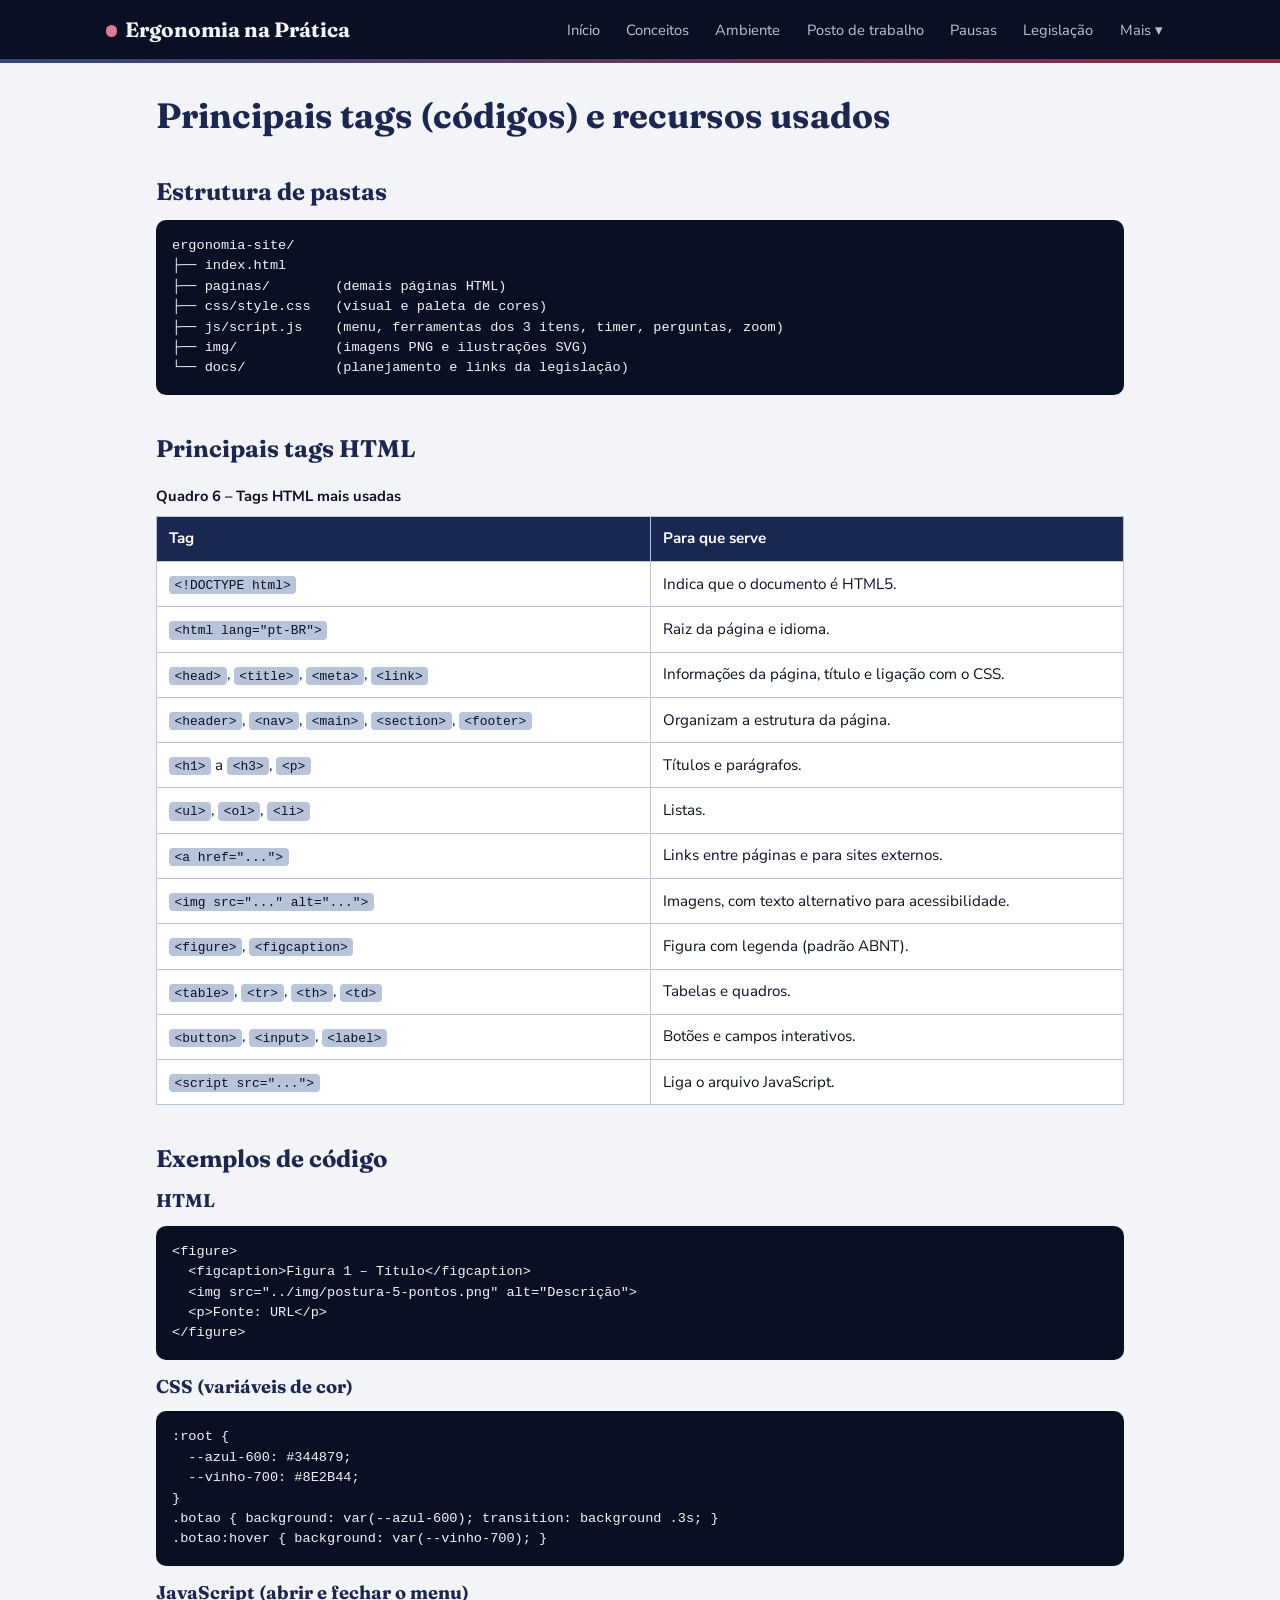
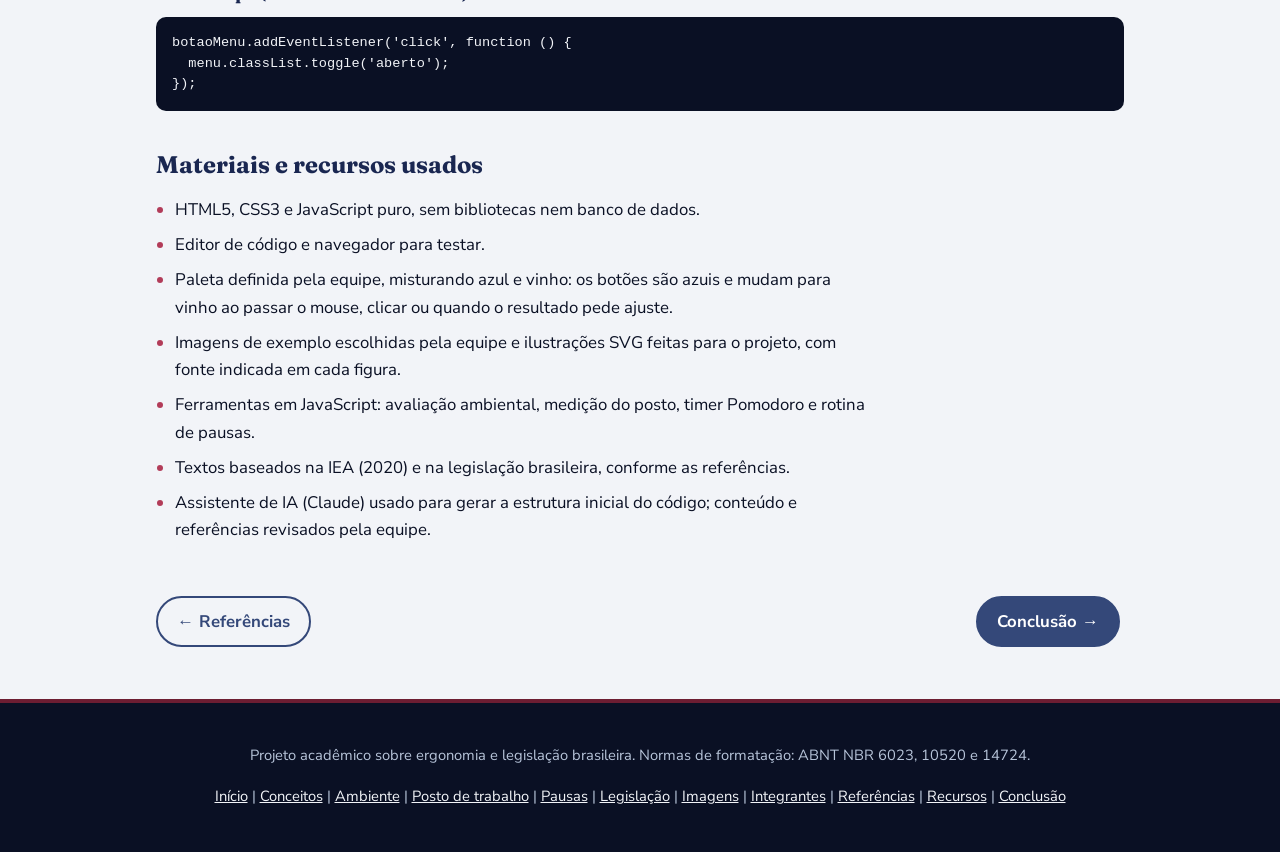
<file: ergonomianapraticaprojeto/ergonomia-site/paginas/recursos.html>
<!DOCTYPE html>
<html lang="pt-BR">
<head>
  <meta charset="UTF-8">
  <meta name="viewport" content="width=device-width, initial-scale=1">
  <meta name="description" content="Principais tags, códigos e recursos usados no site.">
  <title>Recursos | Ergonomia na Prática</title>
  <link rel="preconnect" href="https://fonts.googleapis.com">
  <link rel="preconnect" href="https://fonts.gstatic.com" crossorigin>
  <link rel="stylesheet" href="https://fonts.googleapis.com/css2?family=Fraunces:opsz,wght@9..144,600;9..144,700&family=Nunito+Sans:wght@400;600;700&display=swap">
  <link rel="stylesheet" href="../css/style.css">
</head>
<body>
  <a class="pular" href="#conteudo">Ir para o conteúdo</a>
  <header class="topo">
    <div class="topo-interno">
      <a class="logo" href="../index.html">Ergonomia na Prática</a>
      <button id="btn-menu" class="btn-menu" type="button" aria-expanded="false" aria-controls="menu">Menu</button>
      <nav id="menu" class="menu" aria-label="Menu principal">
        <ul>
<li><a href="../index.html">Início</a></li>
<li><a href="conceitos.html">Conceitos</a></li>
<li><a href="ambiente.html">Ambiente</a></li>
<li><a href="posto.html">Posto de trabalho</a></li>
<li><a href="pausas.html">Pausas</a></li>
<li><a href="legislacao.html">Legislação</a></li>
<li class="submenu-item"><button id="btn-mais" class="btn-mais" type="button" aria-expanded="false" aria-controls="submenu">Mais ▾</button>
<ul id="submenu" class="submenu">
<li><a href="imagens.html">Imagens</a></li>
<li><a href="integrantes.html">Integrantes</a></li>
<li><a href="referencias.html">Referências</a></li>
<li><a href="recursos.html" class="ativo" aria-current="page">Recursos</a></li>
<li><a href="conclusao.html">Conclusão</a></li>
</ul></li>
        </ul>
      </nav>
    </div>
  </header>

  <main id="conteudo" class="conteudo">


    <h1>Principais tags (códigos) e recursos usados</h1>

    <section>
      <h2>Estrutura de pastas</h2>
      <pre class="codigo">ergonomia-site/
├── index.html
├── paginas/        (demais páginas HTML)
├── css/style.css   (visual e paleta de cores)
├── js/script.js    (menu, ferramentas dos 3 itens, timer, perguntas, zoom)
├── img/            (imagens PNG e ilustrações SVG)
└── docs/           (planejamento e links da legislação)</pre>
    </section>

    <section>
      <h2>Principais tags HTML</h2>
      <div class="tabela-rolagem">
      <table>
        <caption>Quadro 6 – Tags HTML mais usadas</caption>
        <thead><tr><th>Tag</th><th>Para que serve</th></tr></thead>
        <tbody>
          <tr><td><code>&lt;!DOCTYPE html&gt;</code></td><td>Indica que o documento é HTML5.</td></tr>
          <tr><td><code>&lt;html lang="pt-BR"&gt;</code></td><td>Raiz da página e idioma.</td></tr>
          <tr><td><code>&lt;head&gt;</code>, <code>&lt;title&gt;</code>, <code>&lt;meta&gt;</code>, <code>&lt;link&gt;</code></td><td>Informações da página, título e ligação com o CSS.</td></tr>
          <tr><td><code>&lt;header&gt;</code>, <code>&lt;nav&gt;</code>, <code>&lt;main&gt;</code>, <code>&lt;section&gt;</code>, <code>&lt;footer&gt;</code></td><td>Organizam a estrutura da página.</td></tr>
          <tr><td><code>&lt;h1&gt;</code> a <code>&lt;h3&gt;</code>, <code>&lt;p&gt;</code></td><td>Títulos e parágrafos.</td></tr>
          <tr><td><code>&lt;ul&gt;</code>, <code>&lt;ol&gt;</code>, <code>&lt;li&gt;</code></td><td>Listas.</td></tr>
          <tr><td><code>&lt;a href="..."&gt;</code></td><td>Links entre páginas e para sites externos.</td></tr>
          <tr><td><code>&lt;img src="..." alt="..."&gt;</code></td><td>Imagens, com texto alternativo para acessibilidade.</td></tr>
          <tr><td><code>&lt;figure&gt;</code>, <code>&lt;figcaption&gt;</code></td><td>Figura com legenda (padrão ABNT).</td></tr>
          <tr><td><code>&lt;table&gt;</code>, <code>&lt;tr&gt;</code>, <code>&lt;th&gt;</code>, <code>&lt;td&gt;</code></td><td>Tabelas e quadros.</td></tr>
          <tr><td><code>&lt;button&gt;</code>, <code>&lt;input&gt;</code>, <code>&lt;label&gt;</code></td><td>Botões e campos interativos.</td></tr>
          <tr><td><code>&lt;script src="..."&gt;</code></td><td>Liga o arquivo JavaScript.</td></tr>
        </tbody>
      </table>
      </div>
    </section>

    <section>
      <h2>Exemplos de código</h2>
      <h3>HTML</h3>
      <pre class="codigo">&lt;figure&gt;
  &lt;figcaption&gt;Figura 1 – Título&lt;/figcaption&gt;
  &lt;img src="../img/postura-5-pontos.png" alt="Descrição"&gt;
  &lt;p&gt;Fonte: URL&lt;/p&gt;
&lt;/figure&gt;</pre>
      <h3>CSS (variáveis de cor)</h3>
      <pre class="codigo">:root {
  --azul-600: #344879;
  --vinho-700: #8E2B44;
}
.botao { background: var(--azul-600); transition: background .3s; }
.botao:hover { background: var(--vinho-700); }</pre>
      <h3>JavaScript (abrir e fechar o menu)</h3>
      <pre class="codigo">botaoMenu.addEventListener('click', function () {
  menu.classList.toggle('aberto');
});</pre>
    </section>

    <section>
      <h2>Materiais e recursos usados</h2>
      <ul class="lista-destaque">
        <li>HTML5, CSS3 e JavaScript puro, sem bibliotecas nem banco de dados.</li>
        <li>Editor de código e navegador para testar.</li>
        <li>Paleta definida pela equipe, misturando azul e vinho: os botões são azuis e mudam para vinho ao passar o mouse, clicar ou quando o resultado pede ajuste.</li>
        <li>Imagens de exemplo escolhidas pela equipe e ilustrações SVG feitas para o projeto, com fonte indicada em cada figura.</li>
        <li>Ferramentas em JavaScript: avaliação ambiental, medição do posto, timer Pomodoro e rotina de pausas.</li>
        <li>Textos baseados na IEA (2020) e na legislação brasileira, conforme as referências.</li>
        <li>Assistente de IA (Claude) usado para gerar a estrutura inicial do código; conteúdo e referências revisados pela equipe.</li>
      </ul>
    </section>

    <div class="pagina-nav"><a class="botao botao-claro" href="referencias.html">← Referências</a><a class="botao" href="conclusao.html">Conclusão →</a></div>
  
  </main>

  <footer class="rodape">
    <p>Projeto acadêmico sobre ergonomia e legislação brasileira. Normas de formatação: ABNT NBR 6023, 10520 e 14724.</p>
    <p class="rodape-links"><a href="../index.html">Início</a> | <a href="conceitos.html">Conceitos</a> | <a href="ambiente.html">Ambiente</a> | <a href="posto.html">Posto de trabalho</a> | <a href="pausas.html">Pausas</a> | <a href="legislacao.html">Legislação</a> | <a href="imagens.html">Imagens</a> | <a href="integrantes.html">Integrantes</a> | <a href="referencias.html">Referências</a> | <a href="recursos.html">Recursos</a> | <a href="conclusao.html">Conclusão</a></p>
  </footer>
  <script src="../js/script.js"></script>
</body>
</html>
</file>
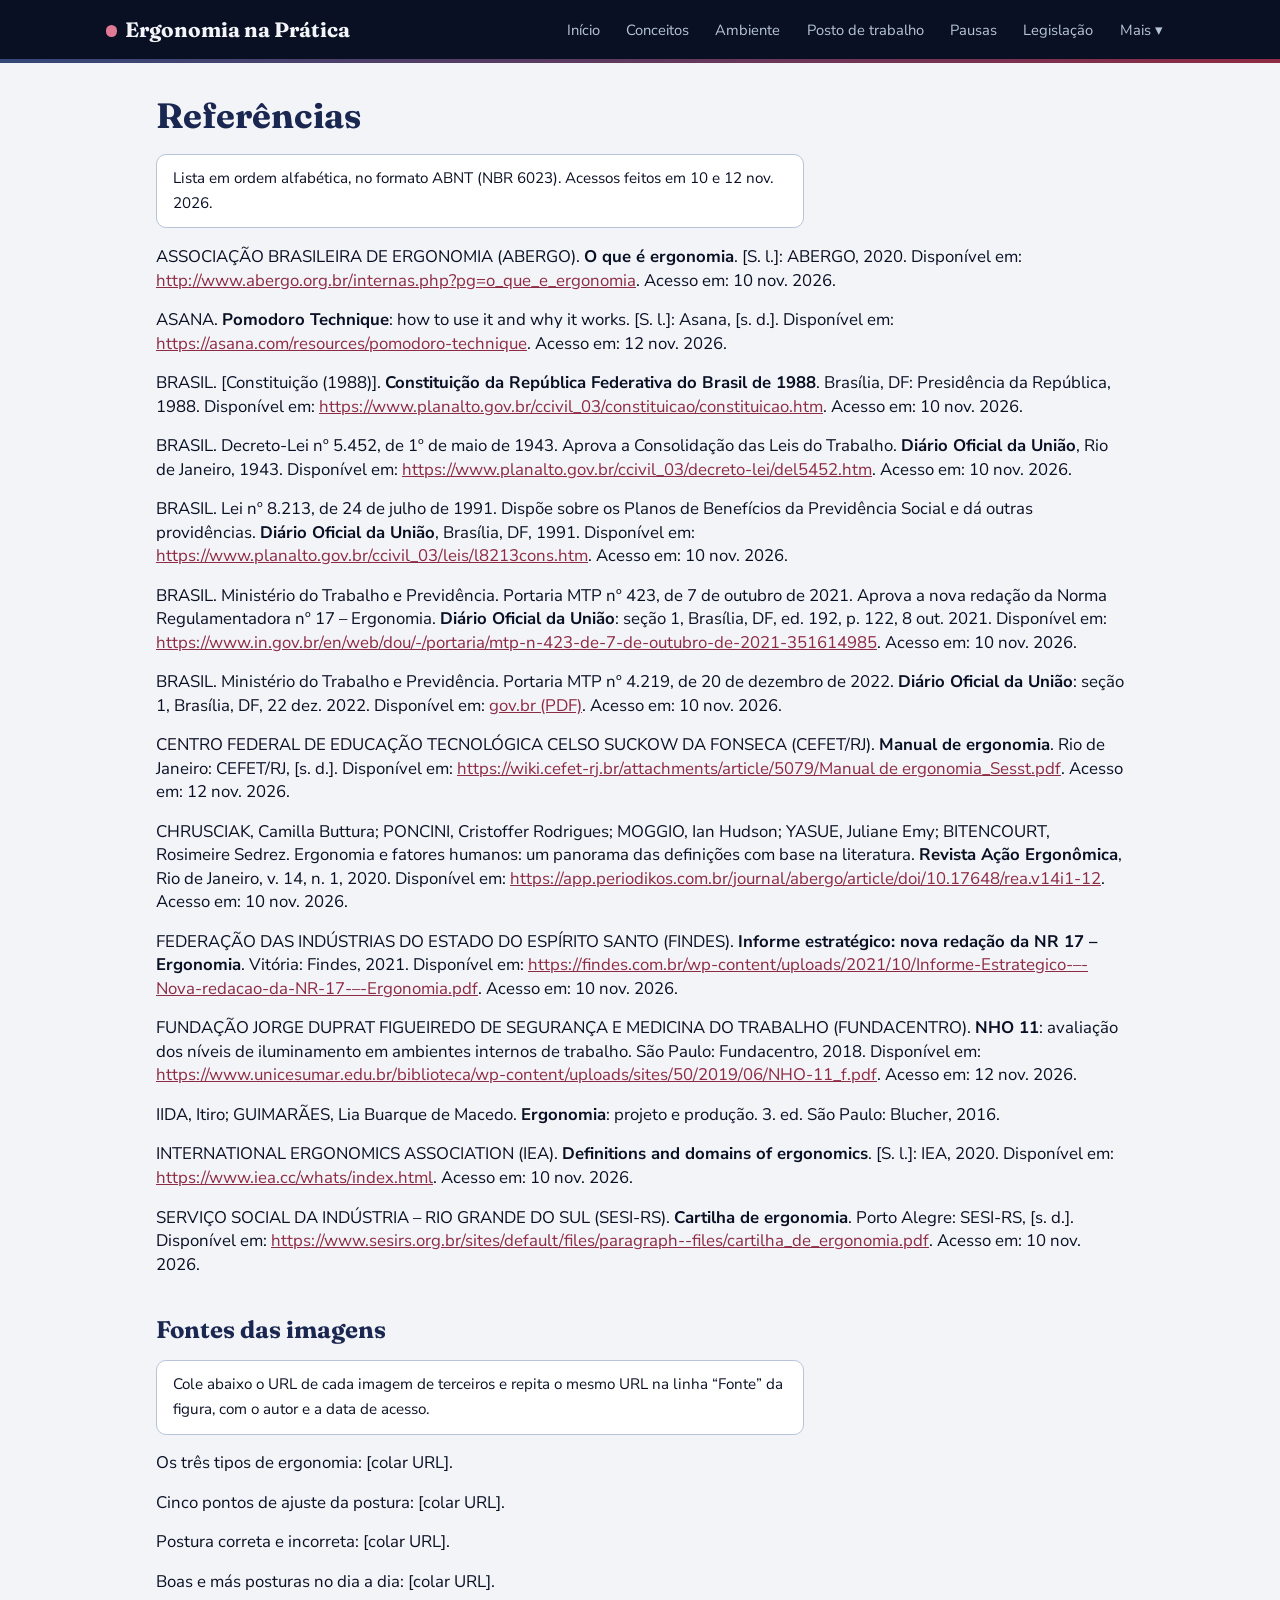
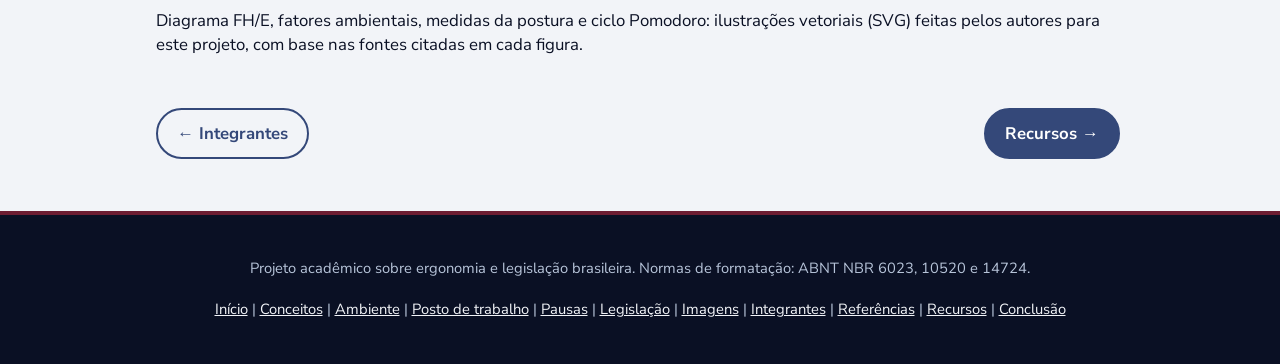
<file: ergonomianapraticaprojeto/ergonomia-site/paginas/referencias.html>
<!DOCTYPE html>
<html lang="pt-BR">
<head>
  <meta charset="UTF-8">
  <meta name="viewport" content="width=device-width, initial-scale=1">
  <meta name="description" content="Referências em formato ABNT NBR 6023.">
  <title>Referências | Ergonomia na Prática</title>
  <link rel="preconnect" href="https://fonts.googleapis.com">
  <link rel="preconnect" href="https://fonts.gstatic.com" crossorigin>
  <link rel="stylesheet" href="https://fonts.googleapis.com/css2?family=Fraunces:opsz,wght@9..144,600;9..144,700&family=Nunito+Sans:wght@400;600;700&display=swap">
  <link rel="stylesheet" href="../css/style.css">
</head>
<body>
  <a class="pular" href="#conteudo">Ir para o conteúdo</a>
  <header class="topo">
    <div class="topo-interno">
      <a class="logo" href="../index.html">Ergonomia na Prática</a>
      <button id="btn-menu" class="btn-menu" type="button" aria-expanded="false" aria-controls="menu">Menu</button>
      <nav id="menu" class="menu" aria-label="Menu principal">
        <ul>
<li><a href="../index.html">Início</a></li>
<li><a href="conceitos.html">Conceitos</a></li>
<li><a href="ambiente.html">Ambiente</a></li>
<li><a href="posto.html">Posto de trabalho</a></li>
<li><a href="pausas.html">Pausas</a></li>
<li><a href="legislacao.html">Legislação</a></li>
<li class="submenu-item"><button id="btn-mais" class="btn-mais" type="button" aria-expanded="false" aria-controls="submenu">Mais ▾</button>
<ul id="submenu" class="submenu">
<li><a href="imagens.html">Imagens</a></li>
<li><a href="integrantes.html">Integrantes</a></li>
<li><a href="referencias.html" class="ativo" aria-current="page">Referências</a></li>
<li><a href="recursos.html">Recursos</a></li>
<li><a href="conclusao.html">Conclusão</a></li>
</ul></li>
        </ul>
      </nav>
    </div>
  </header>

  <main id="conteudo" class="conteudo">


    <h1>Referências</h1>
    <p class="nota">Lista em ordem alfabética, no formato ABNT (NBR 6023). Acessos feitos em 10 e 12 nov. 2026.</p>
    <ol class="refs">
      <li>ASSOCIAÇÃO BRASILEIRA DE ERGONOMIA (ABERGO). <strong>O que é ergonomia</strong>. [S. l.]: ABERGO, 2020. Disponível em: <a href="http://www.abergo.org.br/internas.php?pg=o_que_e_ergonomia" target="_blank" rel="noopener">http://www.abergo.org.br/internas.php?pg=o_que_e_ergonomia</a>. Acesso em: 10 nov. 2026.</li>
      <li>ASANA. <strong>Pomodoro Technique</strong>: how to use it and why it works. [S. l.]: Asana, [s. d.]. Disponível em: <a href="https://asana.com/resources/pomodoro-technique" target="_blank" rel="noopener">https://asana.com/resources/pomodoro-technique</a>. Acesso em: 12 nov. 2026.</li>
      <li>BRASIL. [Constituição (1988)]. <strong>Constituição da República Federativa do Brasil de 1988</strong>. Brasília, DF: Presidência da República, 1988. Disponível em: <a href="https://www.planalto.gov.br/ccivil_03/constituicao/constituicao.htm" target="_blank" rel="noopener">https://www.planalto.gov.br/ccivil_03/constituicao/constituicao.htm</a>. Acesso em: 10 nov. 2026.</li>
      <li>BRASIL. Decreto-Lei nº 5.452, de 1º de maio de 1943. Aprova a Consolidação das Leis do Trabalho. <strong>Diário Oficial da União</strong>, Rio de Janeiro, 1943. Disponível em: <a href="https://www.planalto.gov.br/ccivil_03/decreto-lei/del5452.htm" target="_blank" rel="noopener">https://www.planalto.gov.br/ccivil_03/decreto-lei/del5452.htm</a>. Acesso em: 10 nov. 2026.</li>
      <li>BRASIL. Lei nº 8.213, de 24 de julho de 1991. Dispõe sobre os Planos de Benefícios da Previdência Social e dá outras providências. <strong>Diário Oficial da União</strong>, Brasília, DF, 1991. Disponível em: <a href="https://www.planalto.gov.br/ccivil_03/leis/l8213cons.htm" target="_blank" rel="noopener">https://www.planalto.gov.br/ccivil_03/leis/l8213cons.htm</a>. Acesso em: 10 nov. 2026.</li>
      <li>BRASIL. Ministério do Trabalho e Previdência. Portaria MTP nº 423, de 7 de outubro de 2021. Aprova a nova redação da Norma Regulamentadora nº 17 – Ergonomia. <strong>Diário Oficial da União</strong>: seção 1, Brasília, DF, ed. 192, p. 122, 8 out. 2021. Disponível em: <a href="https://www.in.gov.br/en/web/dou/-/portaria/mtp-n-423-de-7-de-outubro-de-2021-351614985" target="_blank" rel="noopener">https://www.in.gov.br/en/web/dou/-/portaria/mtp-n-423-de-7-de-outubro-de-2021-351614985</a>. Acesso em: 10 nov. 2026.</li>
      <li>BRASIL. Ministério do Trabalho e Previdência. Portaria MTP nº 4.219, de 20 de dezembro de 2022. <strong>Diário Oficial da União</strong>: seção 1, Brasília, DF, 22 dez. 2022. Disponível em: <a href="https://www.gov.br/trabalho-e-emprego/pt-br/assuntos/inspecao-do-trabalho/seguranca-e-saude-no-trabalho/sst-portarias/2022/portaria-mtp-no-4-219-altera-nrs-cipa.pdf" target="_blank" rel="noopener">gov.br (PDF)</a>. Acesso em: 10 nov. 2026.</li>
      <li>CENTRO FEDERAL DE EDUCAÇÃO TECNOLÓGICA CELSO SUCKOW DA FONSECA (CEFET/RJ). <strong>Manual de ergonomia</strong>. Rio de Janeiro: CEFET/RJ, [s. d.]. Disponível em: <a href="https://wiki.cefet-rj.br/attachments/article/5079/Manual%20de%20ergonomia_Sesst.pdf" target="_blank" rel="noopener">https://wiki.cefet-rj.br/attachments/article/5079/Manual de ergonomia_Sesst.pdf</a>. Acesso em: 12 nov. 2026.</li>
      <li>CHRUSCIAK, Camilla Buttura; PONCINI, Cristoffer Rodrigues; MOGGIO, Ian Hudson; YASUE, Juliane Emy; BITENCOURT, Rosimeire Sedrez. Ergonomia e fatores humanos: um panorama das definições com base na literatura. <strong>Revista Ação Ergonômica</strong>, Rio de Janeiro, v. 14, n. 1, 2020. Disponível em: <a href="https://app.periodikos.com.br/journal/abergo/article/doi/10.17648/rea.v14i1-12" target="_blank" rel="noopener">https://app.periodikos.com.br/journal/abergo/article/doi/10.17648/rea.v14i1-12</a>. Acesso em: 10 nov. 2026.</li>
      <li>FEDERAÇÃO DAS INDÚSTRIAS DO ESTADO DO ESPÍRITO SANTO (FINDES). <strong>Informe estratégico: nova redação da NR 17 – Ergonomia</strong>. Vitória: Findes, 2021. Disponível em: <a href="https://findes.com.br/wp-content/uploads/2021/10/Informe-Estrategico-–-Nova-redacao-da-NR-17-–-Ergonomia.pdf" target="_blank" rel="noopener">https://findes.com.br/wp-content/uploads/2021/10/Informe-Estrategico-–-Nova-redacao-da-NR-17-–-Ergonomia.pdf</a>. Acesso em: 10 nov. 2026.</li>
      <li>FUNDAÇÃO JORGE DUPRAT FIGUEIREDO DE SEGURANÇA E MEDICINA DO TRABALHO (FUNDACENTRO). <strong>NHO 11</strong>: avaliação dos níveis de iluminamento em ambientes internos de trabalho. São Paulo: Fundacentro, 2018. Disponível em: <a href="https://www.unicesumar.edu.br/biblioteca/wp-content/uploads/sites/50/2019/06/NHO-11_f.pdf" target="_blank" rel="noopener">https://www.unicesumar.edu.br/biblioteca/wp-content/uploads/sites/50/2019/06/NHO-11_f.pdf</a>. Acesso em: 12 nov. 2026.</li>
      <li>IIDA, Itiro; GUIMARÃES, Lia Buarque de Macedo. <strong>Ergonomia</strong>: projeto e produção. 3. ed. São Paulo: Blucher, 2016.</li>
      <li>INTERNATIONAL ERGONOMICS ASSOCIATION (IEA). <strong>Definitions and domains of ergonomics</strong>. [S. l.]: IEA, 2020. Disponível em: <a href="https://www.iea.cc/whats/index.html" target="_blank" rel="noopener">https://www.iea.cc/whats/index.html</a>. Acesso em: 10 nov. 2026.</li>
      <li>SERVIÇO SOCIAL DA INDÚSTRIA – RIO GRANDE DO SUL (SESI-RS). <strong>Cartilha de ergonomia</strong>. Porto Alegre: SESI-RS, [s. d.]. Disponível em: <a href="https://www.sesirs.org.br/sites/default/files/paragraph--files/cartilha_de_ergonomia.pdf" target="_blank" rel="noopener">https://www.sesirs.org.br/sites/default/files/paragraph--files/cartilha_de_ergonomia.pdf</a>. Acesso em: 10 nov. 2026.</li>
    </ol>

    <section>
      <h2>Fontes das imagens</h2>
      <p class="nota">Cole abaixo o URL de cada imagem de terceiros e repita o mesmo URL na linha “Fonte” da figura, com o autor e a data de acesso.</p>
      <ol class="refs">
        <li>Os três tipos de ergonomia: [colar URL].</li>
        <li>Cinco pontos de ajuste da postura: [colar URL].</li>
        <li>Postura correta e incorreta: [colar URL].</li>
        <li>Boas e más posturas no dia a dia: [colar URL].</li>
        <li>Diagrama FH/E, fatores ambientais, medidas da postura e ciclo Pomodoro: ilustrações vetoriais (SVG) feitas pelos autores para este projeto, com base nas fontes citadas em cada figura.</li>
      </ol>
    </section>

    <div class="pagina-nav"><a class="botao botao-claro" href="integrantes.html">← Integrantes</a><a class="botao" href="recursos.html">Recursos →</a></div>
  
  </main>

  <footer class="rodape">
    <p>Projeto acadêmico sobre ergonomia e legislação brasileira. Normas de formatação: ABNT NBR 6023, 10520 e 14724.</p>
    <p class="rodape-links"><a href="../index.html">Início</a> | <a href="conceitos.html">Conceitos</a> | <a href="ambiente.html">Ambiente</a> | <a href="posto.html">Posto de trabalho</a> | <a href="pausas.html">Pausas</a> | <a href="legislacao.html">Legislação</a> | <a href="imagens.html">Imagens</a> | <a href="integrantes.html">Integrantes</a> | <a href="referencias.html">Referências</a> | <a href="recursos.html">Recursos</a> | <a href="conclusao.html">Conclusão</a></p>
  </footer>
  <script src="../js/script.js"></script>
</body>
</html>
</file>
<file: ergonomianapraticaprojeto/ergonomia-site/css/style.css>
/* ============================================================
   Ergonomia na Prática – folha de estilos
   Paleta: azul (#0A1024 a #F2F4F8) + vinho (#4B0F1E a #F7D6DC)
   Os botões ficam azuis e mudam para vinho ao passar o mouse,
   clicar ou quando o resultado precisa de atenção.
   ============================================================ */

:root {
  /* azul */
  --azul-900: #0A1024; --azul-800: #1A2751; --azul-600: #344879;
  --azul-400: #7185A8; --azul-200: #B7C4D9; --azul-50: #F2F4F8;
  /* vinho */
  --vinho-900: #4B0F1E; --vinho-800: #6D1D32; --vinho-700: #8E2B44;
  --vinho-600: #B23C59; --vinho-400: #E07A94; --vinho-100: #F7D6DC;
  --branco: #FFFFFF;
}

* { box-sizing: border-box; }

body {
  margin: 0;
  font-family: "Nunito Sans", "Segoe UI", Arial, sans-serif;
  font-size: 1.05rem;
  line-height: 1.65;
  color: var(--azul-900);
  background: var(--azul-50);
}

h1, h2, h3 { font-family: "Fraunces", Georgia, serif; line-height: 1.2; color: var(--azul-800); }
h1 { font-size: 2.2rem; margin: 0 0 1rem; }
h2 { font-size: 1.5rem; margin: 2.5rem 0 .75rem; }
h3 { font-size: 1.15rem; margin: 1rem 0 .4rem; }

a { color: var(--vinho-700); }
a:hover { color: var(--vinho-900); }
:focus-visible { outline: 3px solid var(--vinho-400); outline-offset: 2px; }

.pular { position: absolute; left: -999px; top: 0; background: var(--branco); padding: .5rem 1rem; z-index: 100; }
.pular:focus { left: 0; }

/* ---------- topo e menu ---------- */
.topo { background: var(--azul-900); position: sticky; top: 0; z-index: 50; border-bottom: 4px solid transparent; border-image: linear-gradient(90deg, var(--azul-600), var(--vinho-700)) 1; }
.topo-interno { max-width: 1100px; margin: 0 auto; padding: .7rem 1rem; display: flex; flex-wrap: wrap; align-items: center; gap: .75rem; }
.logo { font-family: "Fraunces", Georgia, serif; font-size: 1.3rem; font-weight: 700; color: var(--azul-50); text-decoration: none; margin-right: auto; }
.logo::before { content: ""; display: inline-block; width: .7rem; height: .7rem; border-radius: 50%; background: var(--vinho-400); margin-right: .5rem; }
.menu ul { list-style: none; margin: 0; padding: 0; display: flex; flex-wrap: wrap; gap: .25rem; align-items: center; }
.menu a, .menu .btn-mais { display: block; padding: .4rem .7rem; border-radius: 6px; color: var(--azul-200); text-decoration: none; font-size: .92rem; background: none; border: 0; font-family: inherit; cursor: pointer; }
.menu a:hover, .menu .btn-mais:hover { background: var(--vinho-800); color: #fff; }
.menu a.ativo { background: var(--azul-600); color: #fff; }
.submenu-item { position: relative; }
.submenu { display: none !important; position: absolute; right: 0; top: 100%; background: var(--azul-800); border-radius: 8px; padding: .4rem !important; min-width: 170px; flex-direction: column; align-items: stretch !important; z-index: 60; }
.submenu.aberto { display: flex !important; }
.btn-menu { display: none; font: inherit; cursor: pointer; padding: .4rem .8rem; border-radius: 6px; border: 1px solid var(--azul-400); background: transparent; color: var(--azul-50); }
.btn-menu:hover { background: var(--vinho-800); }

/* ---------- conteúdo ---------- */
.conteudo { max-width: 1000px; margin: 0 auto; padding: 2rem 1rem 3rem; }
.conteudo p { max-width: 72ch; }
.nota { font-size: .95rem; background: var(--branco); border: 1px solid var(--azul-200); border-radius: 10px; padding: .7rem 1rem; }
.aviso { background: var(--vinho-100); color: var(--vinho-900); border-radius: 10px; padding: .7rem 1rem; font-size: .95rem; max-width: 72ch; }

.capitulo { display: flex; align-items: baseline; gap: 1rem; }
.capitulo .num { font-family: "Fraunces", Georgia, serif; font-size: 4.5rem; font-weight: 700; line-height: 1; color: var(--vinho-600); }
.capitulo h1 { margin: 0; }

/* ---------- início ---------- */
.hero { position: relative; overflow: hidden; background: linear-gradient(155deg, var(--azul-900) 0%, var(--azul-800) 55%, var(--vinho-900) 135%); color: var(--azul-50); padding: 3rem 2rem; border-radius: 18px; }
.hero::after { content: ""; position: absolute; top: -70px; right: -50px; width: 260px; height: 260px; border-radius: 50%; background: radial-gradient(circle at 35% 35%, #7185A8 0%, #344879 65%, #1A2751 100%); opacity: .85; box-shadow: 0 0 80px 20px rgba(113, 133, 168, .25); }
.hero > * { position: relative; z-index: 1; max-width: 34rem; }
.hero h1 { color: #fff; font-size: 2.6rem; }
.hero p { font-size: 1.1rem; }

.itens { list-style: none; padding: 0; display: grid; grid-template-columns: repeat(auto-fit, minmax(250px, 1fr)); gap: 1.2rem; margin: 2rem 0; }
.itens a { display: block; height: 100%; padding: 1.3rem; background: var(--branco); border: 1px solid var(--azul-200); border-radius: 14px; text-decoration: none; color: var(--azul-900); transition: background .25s, color .25s, transform .25s; }
.itens a:hover { background: var(--azul-800); color: var(--azul-50); transform: translateY(-3px); }
.itens .n { display: block; font-family: "Fraunces", Georgia, serif; font-size: 2.2rem; font-weight: 700; color: var(--vinho-600); }
.itens a:hover .n { color: var(--vinho-400); }
.itens strong { display: block; font-size: 1.1rem; margin-bottom: .3rem; }
.itens span.t { font-size: .95rem; }

.grade-links { list-style: none; padding: 0; display: grid; grid-template-columns: repeat(auto-fit, minmax(210px, 1fr)); gap: .8rem; }
.grade-links a { display: block; padding: .8rem 1rem; background: var(--azul-200); border-radius: 10px; text-decoration: none; color: var(--azul-900); font-weight: 600; transition: background .25s, color .25s; }
.grade-links a:hover { background: var(--vinho-700); color: #fff; }

/* ---------- botões (azul que muda para vinho) ---------- */
.botao, .btn-acao {
  display: inline-block; font: inherit; font-weight: 700; cursor: pointer; text-decoration: none;
  padding: .6rem 1.2rem; border-radius: 999px; margin: .25rem .25rem .25rem 0;
  background: var(--azul-600); color: #fff; border: 2px solid var(--azul-600);
  transition: background .3s, border-color .3s, transform .15s;
}
.botao:hover, .btn-acao:hover { background: var(--vinho-700); border-color: var(--vinho-700); color: #fff; }
.botao:active, .btn-acao:active { background: var(--vinho-900); border-color: var(--vinho-900); transform: scale(.97); }
.botao-claro { background: transparent; color: var(--azul-600); }
.hero .botao-claro { color: var(--azul-50); border-color: var(--azul-200); }
.botao-claro:hover { color: #fff; }
.btn-acao.ativo { background: var(--vinho-700); border-color: var(--vinho-700); }

/* ---------- blocos, colunas e cartões ---------- */
.tres-colunas { display: grid; grid-template-columns: repeat(auto-fit, minmax(220px, 1fr)); gap: 1rem; }
.duas-colunas { display: grid; grid-template-columns: 1fr 1fr; gap: 1.5rem; align-items: center; }
.bloco { background: var(--branco); border: 1px solid var(--azul-200); border-top: 5px solid var(--azul-600); padding: .4rem 1.1rem 1rem; border-radius: 12px; }
.bloco:nth-child(2) { border-top-color: var(--vinho-700); }
.bloco:nth-child(3) { border-top-color: var(--azul-400); }
.lista-destaque { padding-left: 1.2rem; max-width: 72ch; }
.lista-destaque li { margin-bottom: .45rem; }
.lista-destaque li::marker { color: var(--vinho-600); }
.lista-links { max-width: 72ch; }
.lista-links li { margin-bottom: .5rem; }
.indice { background: var(--branco); border: 1px solid var(--azul-200); border-radius: 10px; padding: .75rem 1rem; font-size: .95rem; }

/* ---------- figuras (ABNT: legenda em cima, fonte embaixo) ---------- */
.figura { margin: 1.5rem auto; padding: 1rem; background: var(--branco); border: 1px solid var(--azul-200); border-radius: 12px; text-align: center; max-width: 780px; }
.figura img { max-width: 100%; height: auto; display: block; margin: 0 auto; cursor: zoom-in; }
.legenda { font-size: .95rem; font-weight: 700; margin-bottom: .6rem; color: var(--azul-800); }
.fonte { font-size: .85rem; margin: .6rem 0 0; color: var(--azul-600); max-width: none !important; }
.galeria { display: grid; grid-template-columns: repeat(auto-fit, minmax(300px, 1fr)); gap: 1rem; }
.galeria .figura { margin: 0; }
.zoom { position: fixed; inset: 0; background: rgba(10, 16, 36, .92); display: flex; align-items: center; justify-content: center; padding: 1rem; z-index: 200; cursor: zoom-out; }
.zoom img { max-width: 96%; max-height: 96%; background: #fff; border-radius: 8px; }

/* ---------- tabelas e código ---------- */
.tabela-rolagem { overflow-x: auto; }
table { border-collapse: collapse; width: 100%; background: var(--branco); font-size: .95rem; }
caption { text-align: left; font-weight: 700; padding: .5rem 0; font-size: .92rem; }
th, td { border: 1px solid var(--azul-200); padding: .6rem .75rem; text-align: left; vertical-align: top; }
th { background: var(--azul-800); color: #fff; }
.codigo { background: var(--azul-900); color: var(--azul-50); padding: 1rem; border-radius: 10px; overflow-x: auto; font-size: .85rem; line-height: 1.5; }
code { background: var(--azul-200); color: var(--azul-900); padding: .1rem .35rem; border-radius: 4px; font-size: .85em; }

/* ---------- ferramentas interativas ---------- */
.ferramenta { background: var(--branco); border: 1px solid var(--azul-200); border-radius: 16px; padding: 1.2rem 1.4rem 1.4rem; margin: 1rem 0; }
.ferramenta h3 { margin-top: 0; }
.campos { display: grid; grid-template-columns: repeat(auto-fit, minmax(210px, 1fr)); gap: .9rem; margin-bottom: .6rem; }
.campos label { display: block; font-weight: 600; font-size: .95rem; }
.campos input, .campos select { display: block; width: 100%; margin-top: .25rem; font: inherit; padding: .5rem .6rem; border: 2px solid var(--azul-200); border-radius: 8px; background: var(--azul-50); color: var(--azul-900); }
.campos input:focus, .campos select:focus { border-color: var(--vinho-600); outline: none; }
.saida { margin-top: 1rem; }
.saida ul { list-style: none; padding: 0; margin: 0 0 .6rem; display: grid; gap: .5rem; }
.saida li { display: flex; gap: .7rem; align-items: flex-start; padding: .6rem .8rem; border-radius: 10px; background: var(--azul-50); }
.chip { flex: none; min-width: 6.2rem; text-align: center; font-size: .8rem; font-weight: 700; padding: .2rem .6rem; border-radius: 999px; color: #fff; }
.chip.ok { background: var(--azul-600); }
.chip.ajustar { background: var(--vinho-700); }
.resultado { font-weight: 700; color: var(--azul-800); }

.timer { text-align: center; border-radius: 18px; padding: 1.6rem 1rem; color: #fff; background: var(--azul-600); transition: background .6s; }
.timer.pausa { background: var(--vinho-700); }
.timer.longa { background: var(--vinho-900); }
.timer .estado { font-size: 1rem; font-weight: 700; letter-spacing: .06em; text-transform: uppercase; }
.timer .tempo { font-family: "Fraunces", Georgia, serif; font-size: 4.5rem; font-weight: 700; line-height: 1.1; }
.timer .dica { min-height: 1.6em; margin: .3rem auto 1rem; }
.timer .btn-acao { background: transparent; border-color: #fff; }
.timer .btn-acao:hover { background: #fff; color: var(--azul-900); border-color: #fff; }

.barra { height: 14px; background: var(--azul-200); border-radius: 999px; overflow: hidden; margin-top: .8rem; max-width: 72ch; }
.barra-preenchida { height: 100%; width: 0; background: var(--azul-600); transition: width .3s, background .3s; }
.barra-preenchida.cheia { background: var(--vinho-700); }

.checklist { display: grid; gap: .5rem; max-width: 72ch; }
.checklist label { background: var(--branco); border: 1px solid var(--azul-200); border-radius: 10px; padding: .6rem .8rem; cursor: pointer; transition: background .25s; }
.checklist label:hover { background: var(--vinho-100); }
.checklist input { margin-right: .5rem; accent-color: var(--vinho-700); }

/* ---------- integrantes ---------- */
.lista-integrantes { list-style: none; padding: 0; display: grid; grid-template-columns: repeat(auto-fit, minmax(220px, 1fr)); gap: 1rem; }
.integrante { display: flex; align-items: center; gap: .9rem; background: var(--branco); border: 1px solid var(--azul-200); border-radius: 12px; padding: 1rem; }
.inicial { width: 3rem; height: 3rem; border-radius: 50%; background: linear-gradient(135deg, var(--azul-600), var(--vinho-700)); color: #fff; display: flex; align-items: center; justify-content: center; font-family: "Fraunces", Georgia, serif; font-size: 1.4rem; }
.nome { font-weight: 700; color: var(--azul-800); }

/* ---------- referências, perguntas frequentes ---------- */
.refs { list-style: none; padding: 0; }
.refs li { margin-bottom: 1rem; text-align: left; line-height: 1.4; word-break: break-word; }
.faq { max-width: 72ch; }
.faq-item { background: var(--branco); border: 1px solid var(--azul-200); border-radius: 10px; margin-bottom: .5rem; }
.faq-pergunta { width: 100%; text-align: left; font: inherit; font-weight: 700; padding: .8rem 1rem; background: none; border: 0; cursor: pointer; color: var(--azul-800); border-radius: 10px; transition: background .25s, color .25s; }
.faq-pergunta:hover, .faq-pergunta[aria-expanded="true"] { background: var(--vinho-700); color: #fff; }
.faq-pergunta::after { content: "+"; float: right; }
.faq-pergunta[aria-expanded="true"]::after { content: "–"; }
.faq-resposta { padding: .8rem 1rem 1rem; }

/* ---------- navegação inferior e rodapé ---------- */
.pagina-nav { display: flex; justify-content: space-between; gap: 1rem; margin-top: 3rem; flex-wrap: wrap; }
.rodape { background: var(--azul-900); color: var(--azul-200); text-align: center; padding: 1.6rem 1rem; font-size: .92rem; border-top: 4px solid var(--vinho-800); }
.rodape a { color: var(--azul-50); }
.rodape-links { line-height: 2; }

/* ---------- telas pequenas ---------- */
@media (max-width: 960px) {
  .btn-menu { display: inline-block; }
  .menu { display: none; width: 100%; }
  .menu.aberto { display: block; }
  .menu ul { flex-direction: column; align-items: stretch; }
  .submenu { position: static; display: none !important; background: transparent; padding: 0 0 0 1rem !important; }
  .duas-colunas { grid-template-columns: 1fr; }
  .hero h1 { font-size: 2rem; }
  .hero::after { width: 160px; height: 160px; top: -50px; right: -40px; }
  .capitulo .num { font-size: 3rem; }
  .timer .tempo { font-size: 3.5rem; }
}
@media (prefers-reduced-motion: reduce) { * { transition: none !important; } }

/* ---------- ajustes finais ---------- */
.fonte mark { background: var(--vinho-100); color: var(--vinho-900); padding: 0 .3rem; border-radius: 4px; }
.timer select { font: inherit; padding: .35rem .6rem; border-radius: 8px; border: 0; margin: 0 .5rem .5rem 0; }
.timer label { font-weight: 700; }
.ferramenta th { width: 8rem; }
</file>
